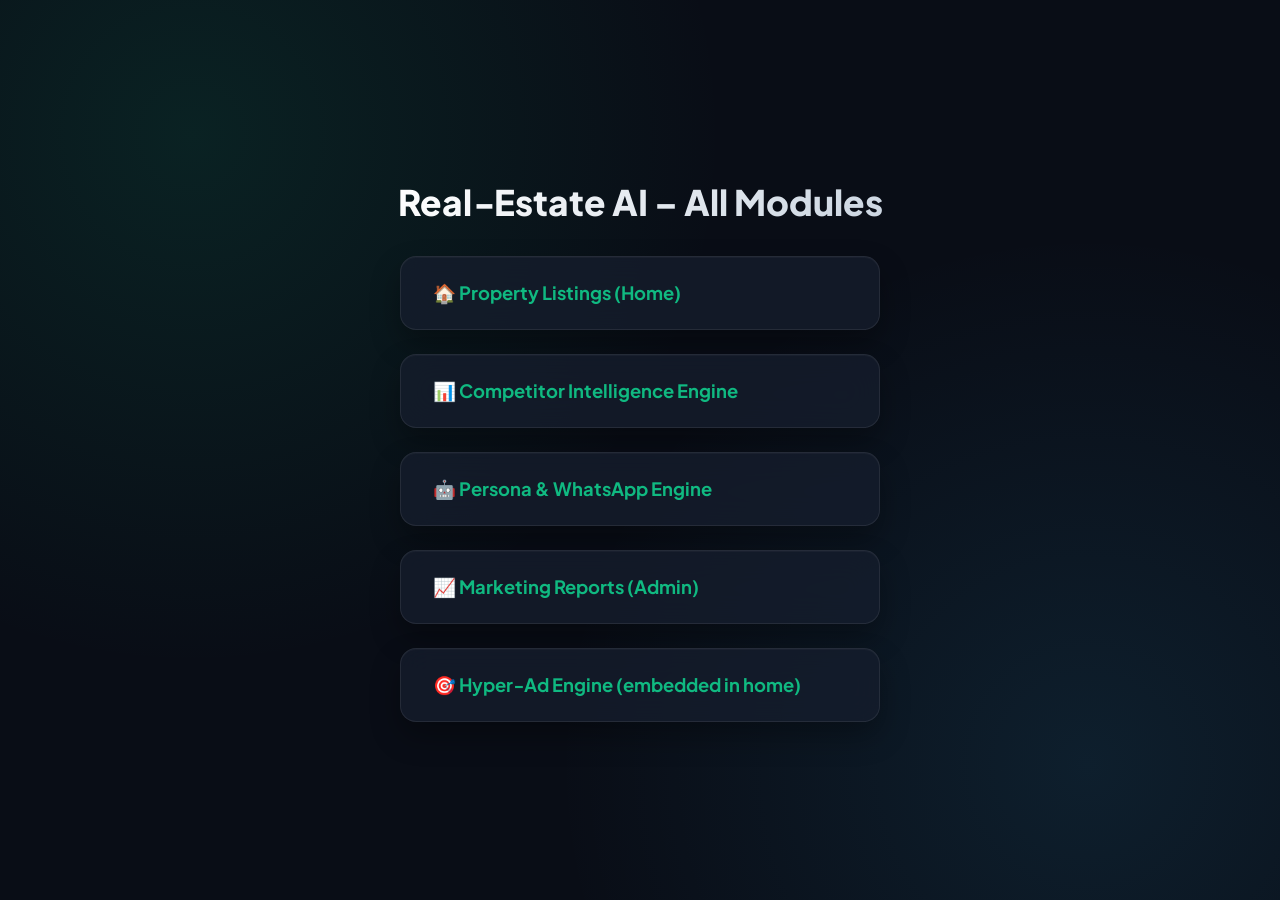
<file: dashboard.html>
<!DOCTYPE html>
<html lang="en">
<head>
  <meta charset="UTF-8" />
  <meta name="viewport" content="width=device-width, initial-scale=1.0" />
  <title>Real‑Estate AI Dashboard</title>
  <link rel="preconnect" href="https://fonts.googleapis.com">
  <link href="https://fonts.googleapis.com/css2?family=Plus+Jakarta+Sans:wght@300;400;500;600;700;800&display=swap" rel="stylesheet">
  <style>
    :root {
      --bg-dark: #090d16;
      --card-bg: rgba(22, 30, 46, 0.75);
      --card-border: rgba(255, 255, 255, 0.08);
      --primary: #10b981;
      --primary-glow: rgba(16, 185, 129, 0.3);
      --secondary: #38bdf8;
      --text-main: #f8fafc;
      --text-muted: #94a3b8;
    }
    * { box-sizing:border-box; margin:0; padding:0; font-family:'Plus Jakarta Sans',sans-serif; }
    ::selection { background:rgba(16,185,129,0.35); color:#fff; }
    ::-webkit-scrollbar       { width:10px; }
    ::-webkit-scrollbar-track  { background:var(--bg-dark); }
    ::-webkit-scrollbar-thumb  { background:#253046; border-radius:8px; border:2px solid var(--bg-dark); }

    body {
      display:flex; flex-direction:column; align-items:center; justify-content:center;
      min-height:100vh;
      background-color:var(--bg-dark);
      background-image:
        radial-gradient(circle at 15% 15%, rgba(16,185,129,0.12) 0%, transparent 40%),
        radial-gradient(circle at 85% 85%, rgba(56,189,248,0.10) 0%, transparent 40%);
      color:var(--text-main);
      padding:2rem 1rem;
      gap:1.5rem;
    }

    h1 {
      font-size:2.2rem; font-weight:800;
      background:linear-gradient(135deg,#ffffff 0%,#cbd5e1 100%);
      -webkit-background-clip:text; -webkit-text-fill-color:transparent;
      margin-bottom:0.5rem;
    }

    .nav-card {
      padding:1.5rem 2rem; width:100%; max-width:480px;
      background:var(--card-bg); backdrop-filter:blur(16px);
      border:1px solid var(--card-border); border-radius:16px;
      box-shadow:0 14px 30px rgba(0,0,0,0.3), inset 0 1px 0 rgba(255,255,255,0.03);
      transition:transform .3s cubic-bezier(0.16,1,0.3,1), border-color .3s ease, box-shadow .3s ease;
    }
    .nav-card:hover {
      transform:translateY(-4px);
      border-color:rgba(16,185,129,0.35);
      box-shadow:0 18px 36px rgba(0,0,0,0.4), 0 0 0 1px rgba(16,185,129,0.12);
    }
    a {
      color:var(--primary); text-decoration:none;
      font-size:1.15rem; font-weight:700;
      transition:color .2s ease;
    }
    a:hover { color:#34d399; }
  </style>
</head>
<body>
  <h1>Real‑Estate AI – All Modules</h1>
  <div class="nav-card"><a href="/">🏠 Property Listings (Home)</a></div>
  <div class="nav-card"><a href="/competitor">📊 Competitor Intelligence Engine</a></div>
  <div class="nav-card"><a href="/persona_app.html">🤖 Persona &amp; WhatsApp Engine</a></div>
  <div class="nav-card"><a href="/competitor">📈 Marketing Reports (Admin)</a></div>
  <div class="nav-card"><a href="/">🎯 Hyper‑Ad Engine (embedded in home)</a></div>
</body>
</html>
</file>
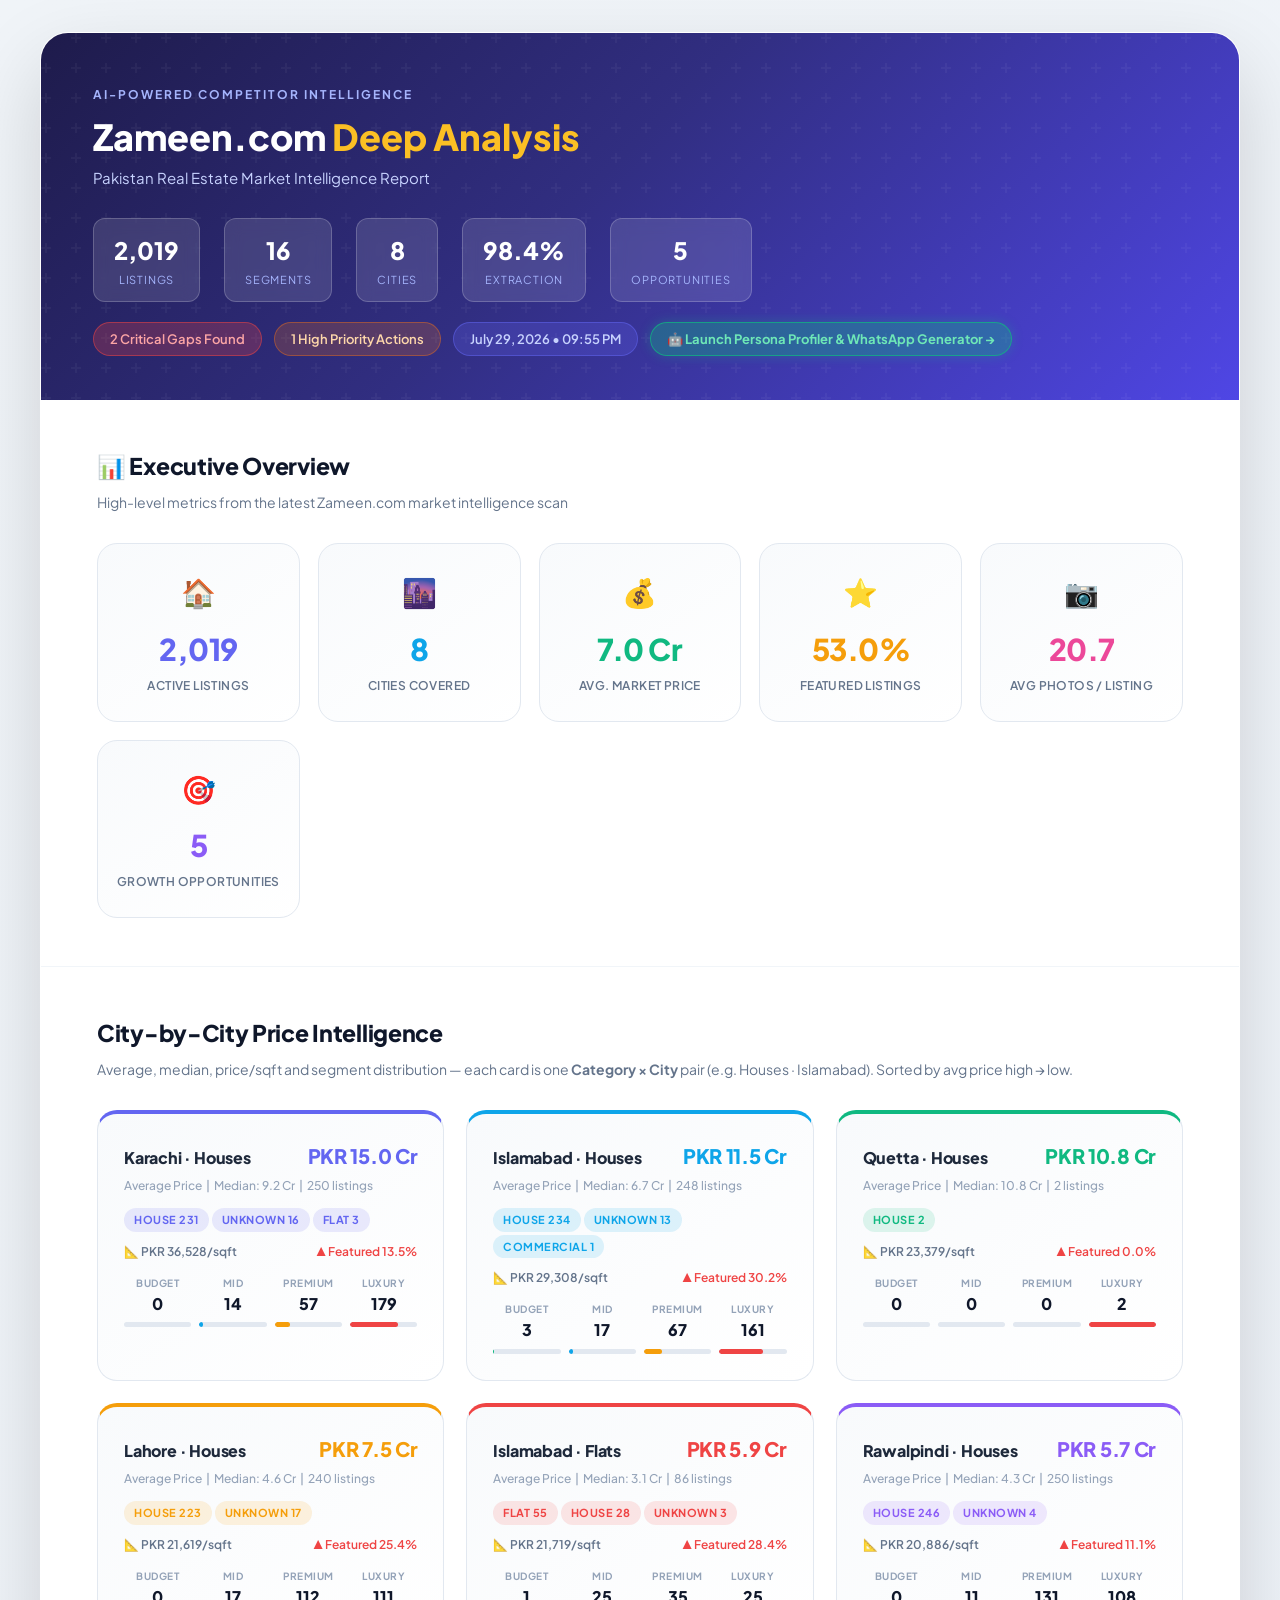
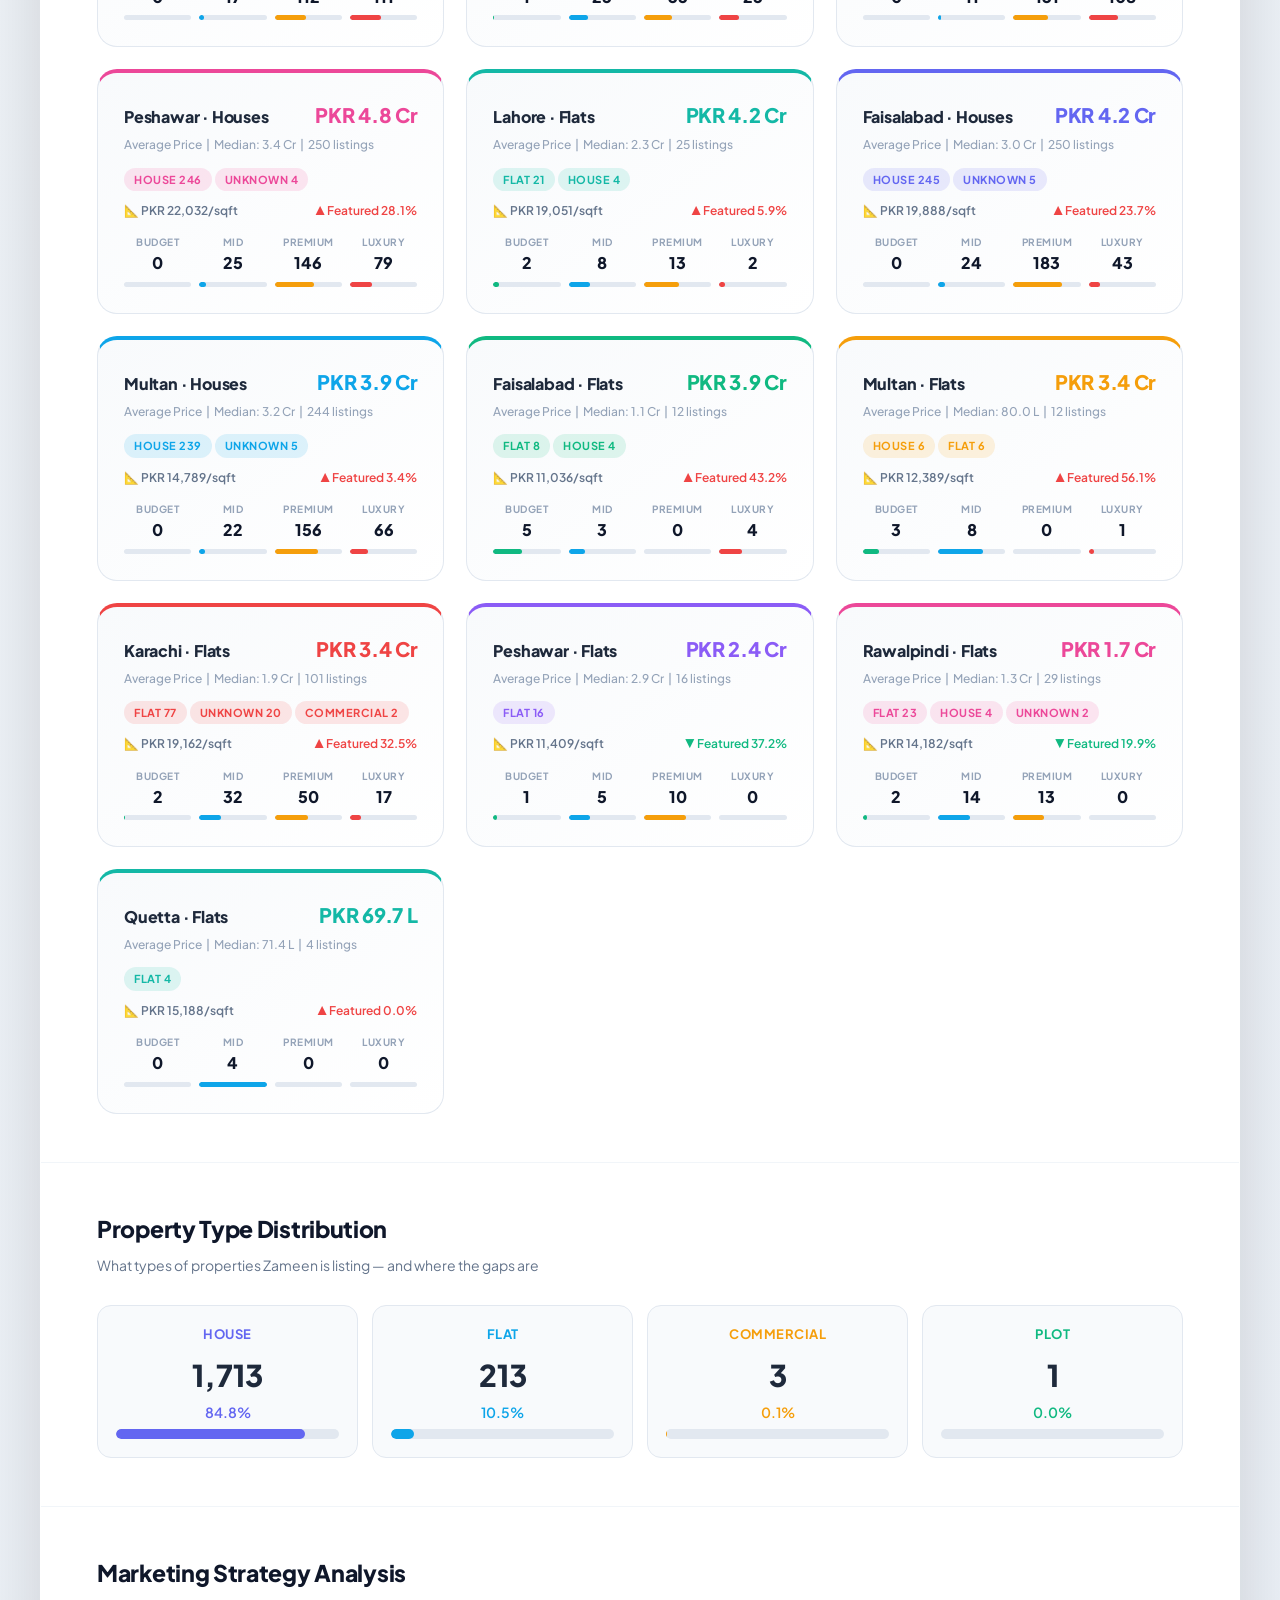
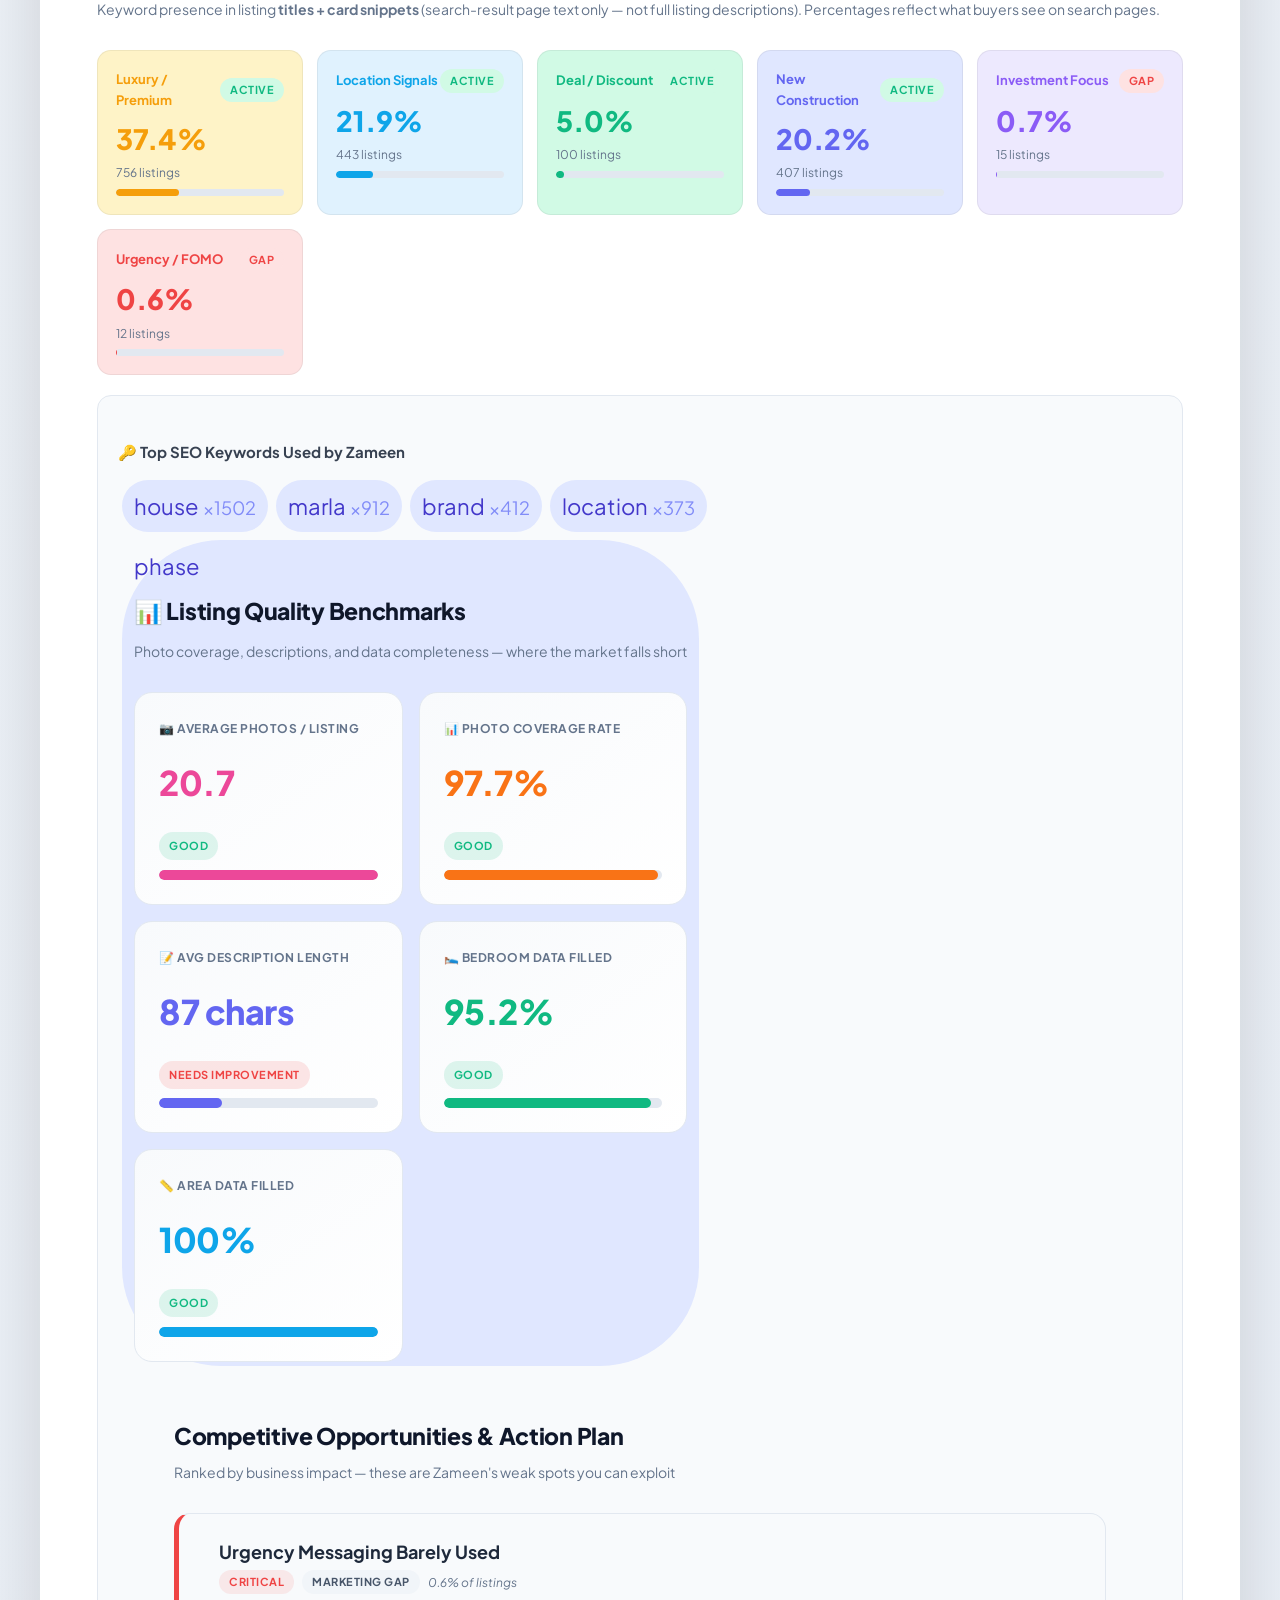
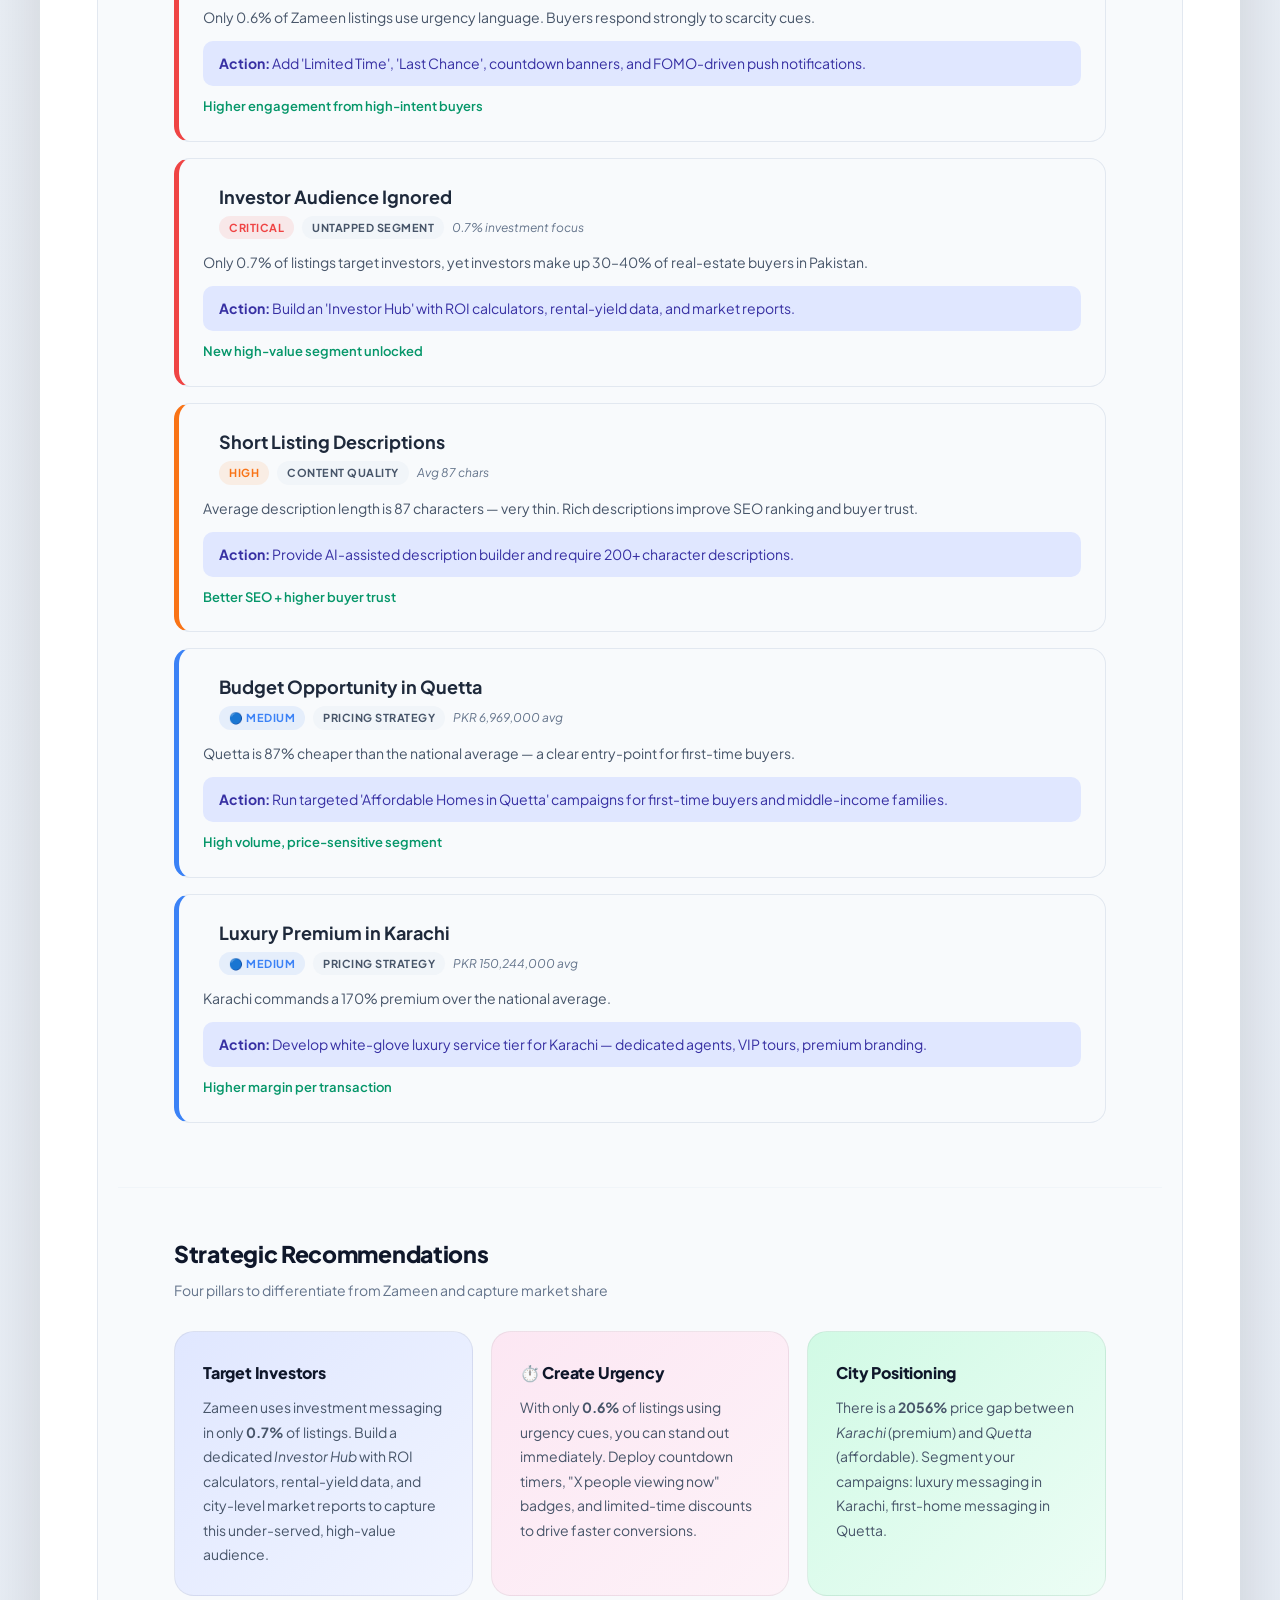
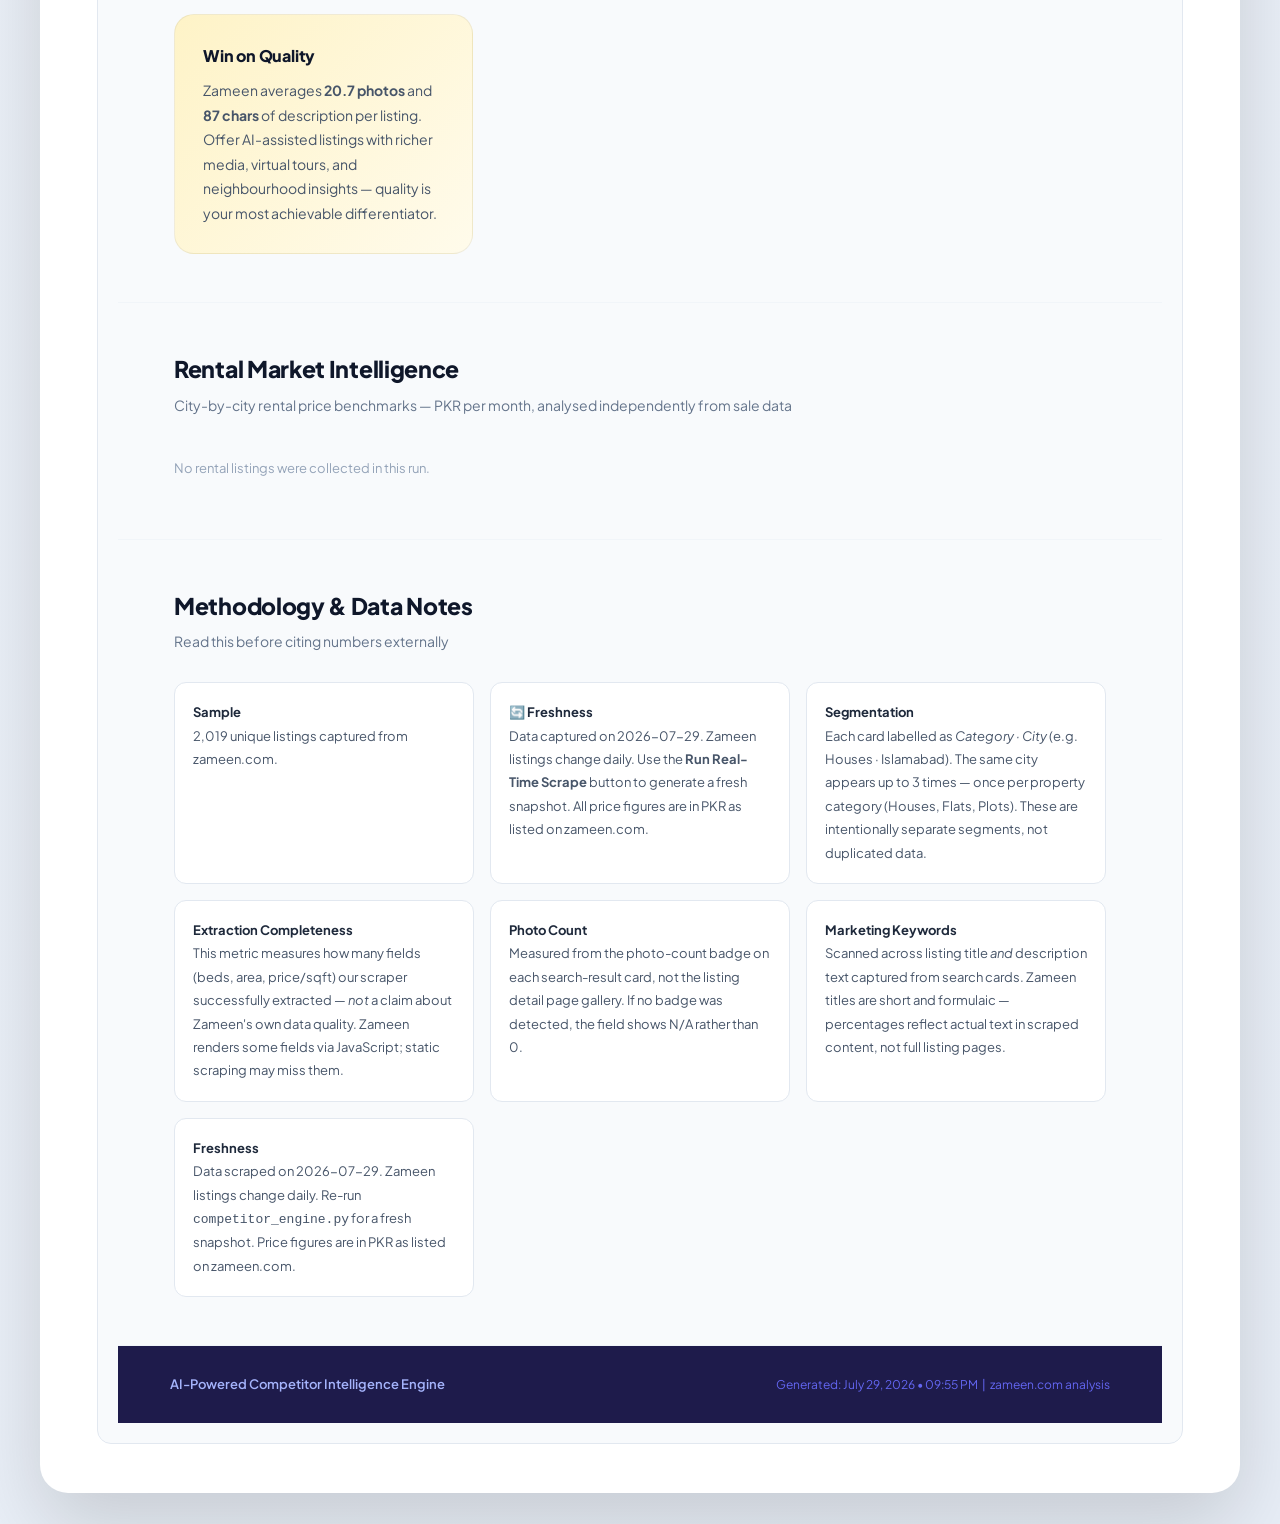
<file: data/competitor_report.html>
<!DOCTYPE html>
<html lang="en">
<head>
<meta charset="UTF-8">
<meta name="viewport" content="width=device-width, initial-scale=1.0">
<title>Zameen Competitor Intelligence Report</title>
<link rel="preconnect" href="https://fonts.googleapis.com">
<link href="https://fonts.googleapis.com/css2?family=Plus+Jakarta+Sans:wght@300;400;500;600;700;800&display=swap" rel="stylesheet">
<style>
/* ── Reset & base ───────────────────────────────── */
*,*::before,*::after{box-sizing:border-box;margin:0;padding:0}
body{font-family:'Plus Jakarta Sans','Segoe UI',system-ui,-apple-system,sans-serif;
   background:linear-gradient(135deg,#f0f4f8 0%,#e8eef7 100%);
   color:#1e293b;line-height:1.6;padding:32px 20px;min-height:100vh}
a{color:inherit;text-decoration:none}

/* ── Page wrapper ───────────────────────────────── */
.page{max-width:1200px;margin:0 auto;background:#fff;
    border-radius:28px;box-shadow:0 32px 80px rgba(0,0,0,.15);overflow:hidden;border:1px solid rgba(255,255,255,.8)}

/* ── Hero header ────────────────────────────────── */
.hero{background:linear-gradient(135deg,#1e1b4b 0%,#312e81 45%,#4f46e5 100%);
    padding:52px 52px 44px;color:#fff;position:relative;overflow:hidden}
.hero::before{content:'';position:absolute;inset:0;
        background:url("data:image/svg+xml,%3Csvg width='60' height='60' viewBox='0 0 60 60' xmlns='http://www.w3.org/2000/svg'%3E%3Cg fill='none' fill-rule='evenodd'%3E%3Cg fill='%23ffffff' fill-opacity='0.04'%3E%3Cpath d='M36 34v-4h-2v4h-4v2h4v4h2v-4h4v-2h-4zm0-30V0h-2v4h-4v2h4v4h2V6h4V4h-4zM6 34v-4H4v4H0v2h4v4h2v-4h4v-2H6zM6 4V0H4v4H0v2h4v4h2V6h4V4H6z'/%3E%3C/g%3E%3C/g%3E%3C/svg%3E")}
.hero-inner{position:relative;z-index:1}
.hero-eyebrow{font-size:12px;font-weight:700;letter-spacing:2px;text-transform:uppercase;
        color:#a5b4fc;margin-bottom:12px}
.hero h1{font-size:36px;font-weight:800;line-height:1.15;margin-bottom:8px}
.hero h1 span{color:#fbbf24}
.hero-sub{font-size:15px;color:#c7d2fe;margin-top:4px}
.hero-meta{display:flex;gap:24px;margin-top:28px;flex-wrap:wrap}
.hero-badge{background:rgba(255,255,255,.12);border:1px solid rgba(255,255,255,.2);
       backdrop-filter:blur(8px);border-radius:12px;padding:12px 20px;text-align:center}
.hero-badge .hb-val{font-size:24px;font-weight:800;color:#fff}
.hero-badge .hb-lbl{font-size:11px;color:#a5b4fc;text-transform:uppercase;letter-spacing:.8px;margin-top:2px}
.alert-strip{display:flex;gap:12px;margin-top:20px;flex-wrap:wrap}
.alert-pill{background:rgba(239,68,68,.25);border:1px solid rgba(239,68,68,.5);
       border-radius:99px;padding:6px 16px;font-size:13px;color:#fca5a5;font-weight:600}
.alert-pill.warn{background:rgba(249,115,22,.2);border-color:rgba(249,115,22,.4);color:#fed7aa}

/* ── Section wrapper ────────────────────────────── */
.section{padding:48px 56px;border-bottom:1px solid #f1f5f9}
.section:last-child{border-bottom:none}
.section-title{font-size:23px;font-weight:800;color:#0f172a;margin-bottom:6px;
        display:flex;align-items:center;gap:10px;letter-spacing:-.3px}
.section-desc{font-size:14px;color:#64748b;margin-bottom:28px;line-height:1.7}
.section-sub-title{font-size:15px;font-weight:700;color:#374151;margin-top:24px;margin-bottom:10px}

/* ── KPI grid ───────────────────────────────────── */
.kpi-grid{display:grid;grid-template-columns:repeat(auto-fit,minmax(170px,1fr));gap:18px}
.kpi-card{background:linear-gradient(145deg,#f8fafc,#fff);border-radius:20px;padding:26px 18px;text-align:center;
      border:1px solid #e2e8f0;transition:transform .25s,box-shadow .25s}
.kpi-card:hover{transform:translateY(-5px);box-shadow:0 16px 40px rgba(0,0,0,.1)}
.kpi-icon{font-size:28px;margin-bottom:10px}
.kpi-value{font-size:30px;font-weight:800;letter-spacing:-.5px}
.kpi-label{font-size:12px;color:#64748b;margin-top:5px;line-height:1.4;font-weight:600;text-transform:uppercase;letter-spacing:.4px}

/* ── City grid ──────────────────────────────────── */
.city-grid{display:grid;grid-template-columns:repeat(auto-fit,minmax(280px,1fr));gap:22px}
.city-card{background:linear-gradient(145deg,#f8fafc,#fff);border-radius:20px;padding:26px;border:1px solid #e2e8f0;
      transition:transform .25s,box-shadow .25s}
.city-card:hover{transform:translateY(-5px);box-shadow:0 16px 40px rgba(0,0,0,.1)}
.city-header{display:flex;justify-content:space-between;align-items:baseline;margin-bottom:4px}
.city-name{font-size:16px;font-weight:800;letter-spacing:-.2px}
.city-price{font-size:20px;font-weight:800;letter-spacing:-.3px}
.city-sub{font-size:12px;color:#94a3b8;margin-bottom:10px;font-weight:500}
.city-meta{font-size:12px;color:#64748b;display:flex;justify-content:space-between;
      margin-bottom:12px;font-weight:600}
.dist-row{display:grid;grid-template-columns:repeat(4,1fr);gap:8px;margin-top:14px}
.dist-item{text-align:center}
.dist-label{font-size:10px;color:#94a3b8;text-transform:uppercase;letter-spacing:.5px;font-weight:700}
.dist-val{font-size:16px;font-weight:800;color:#0f172a}

/* ── Marketing grid ─────────────────────────────── */
.mkt-grid{display:grid;grid-template-columns:repeat(auto-fit,minmax(200px,1fr));gap:14px}
.mkt-card{border-radius:14px;padding:18px;border:1px solid rgba(0,0,0,.06)}
.mkt-row{display:flex;justify-content:space-between;align-items:center;margin-bottom:6px}
.mkt-label{font-size:13px;font-weight:700}
.mkt-stat{font-size:28px;font-weight:800;margin:4px 0 2px}
.mkt-count{font-size:12px;color:#64748b}
.keyword-cloud{background:#f8fafc;border-radius:14px;padding:20px;margin-top:20px;
        border:1px solid #e2e8f0}

/* ── Property distribution ──────────────────────── */
.prop-grid{display:grid;grid-template-columns:repeat(auto-fit,minmax(160px,1fr));gap:14px}
.prop-card{background:#f8fafc;border-radius:14px;padding:18px;text-align:center;
      border:1px solid #e2e8f0}
.prop-type{font-size:13px;font-weight:700;text-transform:uppercase;letter-spacing:.5px}
.prop-count{font-size:30px;font-weight:800;color:#1e293b;margin:6px 0 2px}
.prop-pct{font-size:14px;font-weight:600;margin-bottom:6px}

/* ── Quality cards ──────────────────────────────── */
.quality-grid{display:grid;grid-template-columns:repeat(auto-fit,minmax(210px,1fr));gap:16px}
.quality-card{background:linear-gradient(145deg,#f8fafc,#fff);border-radius:18px;padding:24px;border:1px solid #e2e8f0;transition:transform .25s,box-shadow .25s}
.quality-card:hover{transform:translateY(-4px);box-shadow:0 12px 30px rgba(0,0,0,.08)}
.quality-label{font-size:12px;color:#64748b;margin-bottom:8px;font-weight:700;text-transform:uppercase;letter-spacing:.5px}
.quality-val{font-size:34px;font-weight:800;color:#0f172a;margin-bottom:8px;letter-spacing:-.5px}

/* ── Suggestions ────────────────────────────────── */
.suggestion{background:#f8fafc;border-radius:16px;padding:24px;margin-bottom:16px;
       border:1px solid #e2e8f0}
.sug-header{display:flex;gap:16px;align-items:flex-start;margin-bottom:12px}
.sug-icon{font-size:32px;flex-shrink:0}
.sug-title{font-size:18px;font-weight:700;color:#1e293b}
.sug-stat{font-size:12px;color:#64748b;font-style:italic}
.sug-desc{font-size:14px;color:#475569;margin-bottom:12px;line-height:1.65}
.sug-action{background:#e0e7ff;border-radius:10px;padding:12px 16px;
       font-size:14px;color:#3730a3;margin-bottom:10px;line-height:1.5}
.sug-impact{font-size:13px;color:#059669;font-weight:600}

/* ── Strategy grid ──────────────────────────────── */
.strategy-grid{display:grid;grid-template-columns:repeat(auto-fit,minmax(250px,1fr));gap:18px}
.strat-card{border-radius:20px;padding:28px;border:1px solid rgba(0,0,0,.06);transition:transform .25s,box-shadow .25s}
.strat-card:hover{transform:translateY(-4px);box-shadow:0 12px 30px rgba(0,0,0,.08)}
.strat-title{font-size:16px;font-weight:800;color:#0f172a;margin-bottom:10px;letter-spacing:-.2px}
.strat-body{font-size:14px;color:#475569;line-height:1.75}

/* ── Footer ─────────────────────────────────────── */
.footer{background:#1e1b4b;padding:28px 52px;display:flex;
     justify-content:space-between;align-items:center;flex-wrap:wrap;gap:12px}
.footer-brand{color:#a5b4fc;font-size:13px;font-weight:600}
.footer-ts{color:#6366f1;font-size:12px}

/* ── Responsive ─────────────────────────────────── */
@media(max-width:640px){
 .hero,.section{padding:28px 24px}
 .hero h1{font-size:24px}
 .footer{padding:20px 24px}
}
</style>
</head>
<body>
<div class="page">

<!-- ═══════════════════ HERO ═══════════════════ -->
<div class="hero">
 <div class="hero-inner">
  <div class="hero-eyebrow">AI-Powered Competitor Intelligence</div>
  <h1> Zameen.com <span>Deep Analysis</span></h1>
  <div class="hero-sub">Pakistan Real Estate Market Intelligence Report</div>

  <div class="hero-meta">
   <div class="hero-badge">
    <div class="hb-val">2,019</div>
    <div class="hb-lbl">Listings</div>
   </div>
   <div class="hero-badge">
    <div class="hb-val">16</div>
    <div class="hb-lbl">Segments</div>
   </div>
   <div class="hero-badge">
    <div class="hb-val">8</div>
    <div class="hb-lbl">Cities</div>
   </div>
   <div class="hero-badge">
    <div class="hb-val">98.4%</div>
    <div class="hb-lbl">Extraction</div>
   </div>
   <div class="hero-badge">
    <div class="hb-val">5</div>
    <div class="hb-lbl">Opportunities</div>
   </div>
  </div>

  <div class="alert-strip">
   <div class="alert-pill"> 2 Critical Gaps Found</div>
   <div class="alert-pill warn"> 1 High Priority Actions</div>
    <div class="alert-pill" style="background:rgba(99,102,241,.25);border-color:rgba(99,102,241,.5);color:#c7d2fe">
     July 29, 2026 • 09:55 PM
    </div>
    <a href="../persona_app.html" target="_blank" class="alert-pill" style="background:rgba(16,185,129,.35);border-color:rgba(16,185,129,.7);color:#6ee7b7;text-decoration:none;font-weight:700;box-shadow:0 0 12px rgba(16,185,129,.3)">
     🤖 Launch Persona Profiler & WhatsApp Generator →
    </a>
   </div>
 </div>
</div>

<!-- ═══════════════════ KPIs ═══════════════════ -->
<div class="section">
 <div class="section-title">📊 Executive Overview</div>
 <div class="section-desc">High-level metrics from the latest Zameen.com market intelligence scan</div>
 <div class="kpi-grid">
      <div class="kpi-card">
        <div class="kpi-icon" style="color:#6366f1">🏠</div>
        <div class="kpi-value" style="color:#6366f1">2,019</div>
        <div class="kpi-label">Active Listings</div>
      </div>
      <div class="kpi-card">
        <div class="kpi-icon" style="color:#0ea5e9">🌆</div>
        <div class="kpi-value" style="color:#0ea5e9">8</div>
        <div class="kpi-label">Cities Covered</div>
      </div>
      <div class="kpi-card">
        <div class="kpi-icon" style="color:#10b981">💰</div>
        <div class="kpi-value" style="color:#10b981">7.0 Cr</div>
        <div class="kpi-label">Avg. Market Price</div>
      </div>
      <div class="kpi-card">
        <div class="kpi-icon" style="color:#f59e0b">⭐</div>
        <div class="kpi-value" style="color:#f59e0b">53.0%</div>
        <div class="kpi-label">Featured Listings</div>
      </div>
      <div class="kpi-card">
        <div class="kpi-icon" style="color:#ec4899">📷</div>
        <div class="kpi-value" style="color:#ec4899">20.7</div>
        <div class="kpi-label">Avg Photos / Listing</div>
      </div>
      <div class="kpi-card">
        <div class="kpi-icon" style="color:#8b5cf6">🎯</div>
        <div class="kpi-value" style="color:#8b5cf6">5</div>
        <div class="kpi-label">Growth Opportunities</div>
      </div></div>
</div>

<!-- ═══════════════════ CITIES ═══════════════════ -->
<div class="section">
 <div class="section-title"> City-by-City Price Intelligence</div>
 <div class="section-desc">Average, median, price/sqft and segment distribution — each card is one <strong>Category × City</strong> pair (e.g. Houses · Islamabad). Sorted by avg price high → low.</div>
 <div class="city-grid">
      <div class="city-card" style="border-top:4px solid #6366f1">
        <div class="city-header">
          <span class="city-name"> Karachi · Houses</span>
          <span class="city-price" style="color:#6366f1">PKR 15.0 Cr</span>
        </div>
        <div class="city-sub">Average Price &nbsp;|&nbsp; Median: 9.2 Cr &nbsp;|&nbsp; 250 listings</div>
        
        <div style="margin:10px 0"><span style="display:inline-block;background:#6366f122;color:#6366f1;padding:3px 10px;border-radius:99px;font-size:11px;font-weight:700;letter-spacing:.5px;text-transform:uppercase">House 231</span> <span style="display:inline-block;background:#6366f122;color:#6366f1;padding:3px 10px;border-radius:99px;font-size:11px;font-weight:700;letter-spacing:.5px;text-transform:uppercase">Unknown 16</span> <span style="display:inline-block;background:#6366f122;color:#6366f1;padding:3px 10px;border-radius:99px;font-size:11px;font-weight:700;letter-spacing:.5px;text-transform:uppercase">Flat 3</span></div>
        <div class="city-meta">
          <span>📐 PKR 36,528/sqft</span>
          <span style="color:#ef4444">▲ Featured 13.5%</span>
        </div>
        <div class="dist-row">
          <div class="dist-item">
            <div class="dist-label">Budget</div>
            <div class="dist-val">0</div>
            <div style="background:#e2e8f0;border-radius:99px;height:5px;overflow:hidden;margin-top:6px"><div style="width:0%;background:#10b981;height:100%;border-radius:99px;transition:width .6s ease"></div></div>
          </div>
          <div class="dist-item">
            <div class="dist-label">Mid</div>
            <div class="dist-val">14</div>
            <div style="background:#e2e8f0;border-radius:99px;height:5px;overflow:hidden;margin-top:6px"><div style="width:6%;background:#0ea5e9;height:100%;border-radius:99px;transition:width .6s ease"></div></div>
          </div>
          <div class="dist-item">
            <div class="dist-label">Premium</div>
            <div class="dist-val">57</div>
            <div style="background:#e2e8f0;border-radius:99px;height:5px;overflow:hidden;margin-top:6px"><div style="width:23%;background:#f59e0b;height:100%;border-radius:99px;transition:width .6s ease"></div></div>
          </div>
          <div class="dist-item">
            <div class="dist-label">Luxury</div>
            <div class="dist-val">179</div>
            <div style="background:#e2e8f0;border-radius:99px;height:5px;overflow:hidden;margin-top:6px"><div style="width:72%;background:#ef4444;height:100%;border-radius:99px;transition:width .6s ease"></div></div>
          </div>
        </div>
      </div>
      <div class="city-card" style="border-top:4px solid #0ea5e9">
        <div class="city-header">
          <span class="city-name"> Islamabad · Houses</span>
          <span class="city-price" style="color:#0ea5e9">PKR 11.5 Cr</span>
        </div>
        <div class="city-sub">Average Price &nbsp;|&nbsp; Median: 6.7 Cr &nbsp;|&nbsp; 248 listings</div>
        
        <div style="margin:10px 0"><span style="display:inline-block;background:#0ea5e922;color:#0ea5e9;padding:3px 10px;border-radius:99px;font-size:11px;font-weight:700;letter-spacing:.5px;text-transform:uppercase">House 234</span> <span style="display:inline-block;background:#0ea5e922;color:#0ea5e9;padding:3px 10px;border-radius:99px;font-size:11px;font-weight:700;letter-spacing:.5px;text-transform:uppercase">Unknown 13</span> <span style="display:inline-block;background:#0ea5e922;color:#0ea5e9;padding:3px 10px;border-radius:99px;font-size:11px;font-weight:700;letter-spacing:.5px;text-transform:uppercase">Commercial 1</span></div>
        <div class="city-meta">
          <span>📐 PKR 29,308/sqft</span>
          <span style="color:#ef4444">▲ Featured 30.2%</span>
        </div>
        <div class="dist-row">
          <div class="dist-item">
            <div class="dist-label">Budget</div>
            <div class="dist-val">3</div>
            <div style="background:#e2e8f0;border-radius:99px;height:5px;overflow:hidden;margin-top:6px"><div style="width:1%;background:#10b981;height:100%;border-radius:99px;transition:width .6s ease"></div></div>
          </div>
          <div class="dist-item">
            <div class="dist-label">Mid</div>
            <div class="dist-val">17</div>
            <div style="background:#e2e8f0;border-radius:99px;height:5px;overflow:hidden;margin-top:6px"><div style="width:7%;background:#0ea5e9;height:100%;border-radius:99px;transition:width .6s ease"></div></div>
          </div>
          <div class="dist-item">
            <div class="dist-label">Premium</div>
            <div class="dist-val">67</div>
            <div style="background:#e2e8f0;border-radius:99px;height:5px;overflow:hidden;margin-top:6px"><div style="width:27%;background:#f59e0b;height:100%;border-radius:99px;transition:width .6s ease"></div></div>
          </div>
          <div class="dist-item">
            <div class="dist-label">Luxury</div>
            <div class="dist-val">161</div>
            <div style="background:#e2e8f0;border-radius:99px;height:5px;overflow:hidden;margin-top:6px"><div style="width:65%;background:#ef4444;height:100%;border-radius:99px;transition:width .6s ease"></div></div>
          </div>
        </div>
      </div>
      <div class="city-card" style="border-top:4px solid #10b981">
        <div class="city-header">
          <span class="city-name"> Quetta · Houses</span>
          <span class="city-price" style="color:#10b981">PKR 10.8 Cr</span>
        </div>
        <div class="city-sub">Average Price &nbsp;|&nbsp; Median: 10.8 Cr &nbsp;|&nbsp; 2 listings</div>
        
        <div style="margin:10px 0"><span style="display:inline-block;background:#10b98122;color:#10b981;padding:3px 10px;border-radius:99px;font-size:11px;font-weight:700;letter-spacing:.5px;text-transform:uppercase">House 2</span></div>
        <div class="city-meta">
          <span>📐 PKR 23,379/sqft</span>
          <span style="color:#ef4444">▲ Featured 0.0%</span>
        </div>
        <div class="dist-row">
          <div class="dist-item">
            <div class="dist-label">Budget</div>
            <div class="dist-val">0</div>
            <div style="background:#e2e8f0;border-radius:99px;height:5px;overflow:hidden;margin-top:6px"><div style="width:0%;background:#10b981;height:100%;border-radius:99px;transition:width .6s ease"></div></div>
          </div>
          <div class="dist-item">
            <div class="dist-label">Mid</div>
            <div class="dist-val">0</div>
            <div style="background:#e2e8f0;border-radius:99px;height:5px;overflow:hidden;margin-top:6px"><div style="width:0%;background:#0ea5e9;height:100%;border-radius:99px;transition:width .6s ease"></div></div>
          </div>
          <div class="dist-item">
            <div class="dist-label">Premium</div>
            <div class="dist-val">0</div>
            <div style="background:#e2e8f0;border-radius:99px;height:5px;overflow:hidden;margin-top:6px"><div style="width:0%;background:#f59e0b;height:100%;border-radius:99px;transition:width .6s ease"></div></div>
          </div>
          <div class="dist-item">
            <div class="dist-label">Luxury</div>
            <div class="dist-val">2</div>
            <div style="background:#e2e8f0;border-radius:99px;height:5px;overflow:hidden;margin-top:6px"><div style="width:100%;background:#ef4444;height:100%;border-radius:99px;transition:width .6s ease"></div></div>
          </div>
        </div>
      </div>
      <div class="city-card" style="border-top:4px solid #f59e0b">
        <div class="city-header">
          <span class="city-name"> Lahore · Houses</span>
          <span class="city-price" style="color:#f59e0b">PKR 7.5 Cr</span>
        </div>
        <div class="city-sub">Average Price &nbsp;|&nbsp; Median: 4.6 Cr &nbsp;|&nbsp; 240 listings</div>
        
        <div style="margin:10px 0"><span style="display:inline-block;background:#f59e0b22;color:#f59e0b;padding:3px 10px;border-radius:99px;font-size:11px;font-weight:700;letter-spacing:.5px;text-transform:uppercase">House 223</span> <span style="display:inline-block;background:#f59e0b22;color:#f59e0b;padding:3px 10px;border-radius:99px;font-size:11px;font-weight:700;letter-spacing:.5px;text-transform:uppercase">Unknown 17</span></div>
        <div class="city-meta">
          <span>📐 PKR 21,619/sqft</span>
          <span style="color:#ef4444">▲ Featured 25.4%</span>
        </div>
        <div class="dist-row">
          <div class="dist-item">
            <div class="dist-label">Budget</div>
            <div class="dist-val">0</div>
            <div style="background:#e2e8f0;border-radius:99px;height:5px;overflow:hidden;margin-top:6px"><div style="width:0%;background:#10b981;height:100%;border-radius:99px;transition:width .6s ease"></div></div>
          </div>
          <div class="dist-item">
            <div class="dist-label">Mid</div>
            <div class="dist-val">17</div>
            <div style="background:#e2e8f0;border-radius:99px;height:5px;overflow:hidden;margin-top:6px"><div style="width:7%;background:#0ea5e9;height:100%;border-radius:99px;transition:width .6s ease"></div></div>
          </div>
          <div class="dist-item">
            <div class="dist-label">Premium</div>
            <div class="dist-val">112</div>
            <div style="background:#e2e8f0;border-radius:99px;height:5px;overflow:hidden;margin-top:6px"><div style="width:47%;background:#f59e0b;height:100%;border-radius:99px;transition:width .6s ease"></div></div>
          </div>
          <div class="dist-item">
            <div class="dist-label">Luxury</div>
            <div class="dist-val">111</div>
            <div style="background:#e2e8f0;border-radius:99px;height:5px;overflow:hidden;margin-top:6px"><div style="width:46%;background:#ef4444;height:100%;border-radius:99px;transition:width .6s ease"></div></div>
          </div>
        </div>
      </div>
      <div class="city-card" style="border-top:4px solid #ef4444">
        <div class="city-header">
          <span class="city-name"> Islamabad · Flats</span>
          <span class="city-price" style="color:#ef4444">PKR 5.9 Cr</span>
        </div>
        <div class="city-sub">Average Price &nbsp;|&nbsp; Median: 3.1 Cr &nbsp;|&nbsp; 86 listings</div>
        
        <div style="margin:10px 0"><span style="display:inline-block;background:#ef444422;color:#ef4444;padding:3px 10px;border-radius:99px;font-size:11px;font-weight:700;letter-spacing:.5px;text-transform:uppercase">Flat 55</span> <span style="display:inline-block;background:#ef444422;color:#ef4444;padding:3px 10px;border-radius:99px;font-size:11px;font-weight:700;letter-spacing:.5px;text-transform:uppercase">House 28</span> <span style="display:inline-block;background:#ef444422;color:#ef4444;padding:3px 10px;border-radius:99px;font-size:11px;font-weight:700;letter-spacing:.5px;text-transform:uppercase">Unknown 3</span></div>
        <div class="city-meta">
          <span>📐 PKR 21,719/sqft</span>
          <span style="color:#ef4444">▲ Featured 28.4%</span>
        </div>
        <div class="dist-row">
          <div class="dist-item">
            <div class="dist-label">Budget</div>
            <div class="dist-val">1</div>
            <div style="background:#e2e8f0;border-radius:99px;height:5px;overflow:hidden;margin-top:6px"><div style="width:1%;background:#10b981;height:100%;border-radius:99px;transition:width .6s ease"></div></div>
          </div>
          <div class="dist-item">
            <div class="dist-label">Mid</div>
            <div class="dist-val">25</div>
            <div style="background:#e2e8f0;border-radius:99px;height:5px;overflow:hidden;margin-top:6px"><div style="width:29%;background:#0ea5e9;height:100%;border-radius:99px;transition:width .6s ease"></div></div>
          </div>
          <div class="dist-item">
            <div class="dist-label">Premium</div>
            <div class="dist-val">35</div>
            <div style="background:#e2e8f0;border-radius:99px;height:5px;overflow:hidden;margin-top:6px"><div style="width:41%;background:#f59e0b;height:100%;border-radius:99px;transition:width .6s ease"></div></div>
          </div>
          <div class="dist-item">
            <div class="dist-label">Luxury</div>
            <div class="dist-val">25</div>
            <div style="background:#e2e8f0;border-radius:99px;height:5px;overflow:hidden;margin-top:6px"><div style="width:29%;background:#ef4444;height:100%;border-radius:99px;transition:width .6s ease"></div></div>
          </div>
        </div>
      </div>
      <div class="city-card" style="border-top:4px solid #8b5cf6">
        <div class="city-header">
          <span class="city-name"> Rawalpindi · Houses</span>
          <span class="city-price" style="color:#8b5cf6">PKR 5.7 Cr</span>
        </div>
        <div class="city-sub">Average Price &nbsp;|&nbsp; Median: 4.3 Cr &nbsp;|&nbsp; 250 listings</div>
        
        <div style="margin:10px 0"><span style="display:inline-block;background:#8b5cf622;color:#8b5cf6;padding:3px 10px;border-radius:99px;font-size:11px;font-weight:700;letter-spacing:.5px;text-transform:uppercase">House 246</span> <span style="display:inline-block;background:#8b5cf622;color:#8b5cf6;padding:3px 10px;border-radius:99px;font-size:11px;font-weight:700;letter-spacing:.5px;text-transform:uppercase">Unknown 4</span></div>
        <div class="city-meta">
          <span>📐 PKR 20,886/sqft</span>
          <span style="color:#ef4444">▲ Featured 11.1%</span>
        </div>
        <div class="dist-row">
          <div class="dist-item">
            <div class="dist-label">Budget</div>
            <div class="dist-val">0</div>
            <div style="background:#e2e8f0;border-radius:99px;height:5px;overflow:hidden;margin-top:6px"><div style="width:0%;background:#10b981;height:100%;border-radius:99px;transition:width .6s ease"></div></div>
          </div>
          <div class="dist-item">
            <div class="dist-label">Mid</div>
            <div class="dist-val">11</div>
            <div style="background:#e2e8f0;border-radius:99px;height:5px;overflow:hidden;margin-top:6px"><div style="width:4%;background:#0ea5e9;height:100%;border-radius:99px;transition:width .6s ease"></div></div>
          </div>
          <div class="dist-item">
            <div class="dist-label">Premium</div>
            <div class="dist-val">131</div>
            <div style="background:#e2e8f0;border-radius:99px;height:5px;overflow:hidden;margin-top:6px"><div style="width:52%;background:#f59e0b;height:100%;border-radius:99px;transition:width .6s ease"></div></div>
          </div>
          <div class="dist-item">
            <div class="dist-label">Luxury</div>
            <div class="dist-val">108</div>
            <div style="background:#e2e8f0;border-radius:99px;height:5px;overflow:hidden;margin-top:6px"><div style="width:43%;background:#ef4444;height:100%;border-radius:99px;transition:width .6s ease"></div></div>
          </div>
        </div>
      </div>
      <div class="city-card" style="border-top:4px solid #ec4899">
        <div class="city-header">
          <span class="city-name"> Peshawar · Houses</span>
          <span class="city-price" style="color:#ec4899">PKR 4.8 Cr</span>
        </div>
        <div class="city-sub">Average Price &nbsp;|&nbsp; Median: 3.4 Cr &nbsp;|&nbsp; 250 listings</div>
        
        <div style="margin:10px 0"><span style="display:inline-block;background:#ec489922;color:#ec4899;padding:3px 10px;border-radius:99px;font-size:11px;font-weight:700;letter-spacing:.5px;text-transform:uppercase">House 246</span> <span style="display:inline-block;background:#ec489922;color:#ec4899;padding:3px 10px;border-radius:99px;font-size:11px;font-weight:700;letter-spacing:.5px;text-transform:uppercase">Unknown 4</span></div>
        <div class="city-meta">
          <span>📐 PKR 22,032/sqft</span>
          <span style="color:#ef4444">▲ Featured 28.1%</span>
        </div>
        <div class="dist-row">
          <div class="dist-item">
            <div class="dist-label">Budget</div>
            <div class="dist-val">0</div>
            <div style="background:#e2e8f0;border-radius:99px;height:5px;overflow:hidden;margin-top:6px"><div style="width:0%;background:#10b981;height:100%;border-radius:99px;transition:width .6s ease"></div></div>
          </div>
          <div class="dist-item">
            <div class="dist-label">Mid</div>
            <div class="dist-val">25</div>
            <div style="background:#e2e8f0;border-radius:99px;height:5px;overflow:hidden;margin-top:6px"><div style="width:10%;background:#0ea5e9;height:100%;border-radius:99px;transition:width .6s ease"></div></div>
          </div>
          <div class="dist-item">
            <div class="dist-label">Premium</div>
            <div class="dist-val">146</div>
            <div style="background:#e2e8f0;border-radius:99px;height:5px;overflow:hidden;margin-top:6px"><div style="width:58%;background:#f59e0b;height:100%;border-radius:99px;transition:width .6s ease"></div></div>
          </div>
          <div class="dist-item">
            <div class="dist-label">Luxury</div>
            <div class="dist-val">79</div>
            <div style="background:#e2e8f0;border-radius:99px;height:5px;overflow:hidden;margin-top:6px"><div style="width:32%;background:#ef4444;height:100%;border-radius:99px;transition:width .6s ease"></div></div>
          </div>
        </div>
      </div>
      <div class="city-card" style="border-top:4px solid #14b8a6">
        <div class="city-header">
          <span class="city-name"> Lahore · Flats</span>
          <span class="city-price" style="color:#14b8a6">PKR 4.2 Cr</span>
        </div>
        <div class="city-sub">Average Price &nbsp;|&nbsp; Median: 2.3 Cr &nbsp;|&nbsp; 25 listings</div>
        
        <div style="margin:10px 0"><span style="display:inline-block;background:#14b8a622;color:#14b8a6;padding:3px 10px;border-radius:99px;font-size:11px;font-weight:700;letter-spacing:.5px;text-transform:uppercase">Flat 21</span> <span style="display:inline-block;background:#14b8a622;color:#14b8a6;padding:3px 10px;border-radius:99px;font-size:11px;font-weight:700;letter-spacing:.5px;text-transform:uppercase">House 4</span></div>
        <div class="city-meta">
          <span>📐 PKR 19,051/sqft</span>
          <span style="color:#ef4444">▲ Featured 5.9%</span>
        </div>
        <div class="dist-row">
          <div class="dist-item">
            <div class="dist-label">Budget</div>
            <div class="dist-val">2</div>
            <div style="background:#e2e8f0;border-radius:99px;height:5px;overflow:hidden;margin-top:6px"><div style="width:8%;background:#10b981;height:100%;border-radius:99px;transition:width .6s ease"></div></div>
          </div>
          <div class="dist-item">
            <div class="dist-label">Mid</div>
            <div class="dist-val">8</div>
            <div style="background:#e2e8f0;border-radius:99px;height:5px;overflow:hidden;margin-top:6px"><div style="width:32%;background:#0ea5e9;height:100%;border-radius:99px;transition:width .6s ease"></div></div>
          </div>
          <div class="dist-item">
            <div class="dist-label">Premium</div>
            <div class="dist-val">13</div>
            <div style="background:#e2e8f0;border-radius:99px;height:5px;overflow:hidden;margin-top:6px"><div style="width:52%;background:#f59e0b;height:100%;border-radius:99px;transition:width .6s ease"></div></div>
          </div>
          <div class="dist-item">
            <div class="dist-label">Luxury</div>
            <div class="dist-val">2</div>
            <div style="background:#e2e8f0;border-radius:99px;height:5px;overflow:hidden;margin-top:6px"><div style="width:8%;background:#ef4444;height:100%;border-radius:99px;transition:width .6s ease"></div></div>
          </div>
        </div>
      </div>
      <div class="city-card" style="border-top:4px solid #6366f1">
        <div class="city-header">
          <span class="city-name"> Faisalabad · Houses</span>
          <span class="city-price" style="color:#6366f1">PKR 4.2 Cr</span>
        </div>
        <div class="city-sub">Average Price &nbsp;|&nbsp; Median: 3.0 Cr &nbsp;|&nbsp; 250 listings</div>
        
        <div style="margin:10px 0"><span style="display:inline-block;background:#6366f122;color:#6366f1;padding:3px 10px;border-radius:99px;font-size:11px;font-weight:700;letter-spacing:.5px;text-transform:uppercase">House 245</span> <span style="display:inline-block;background:#6366f122;color:#6366f1;padding:3px 10px;border-radius:99px;font-size:11px;font-weight:700;letter-spacing:.5px;text-transform:uppercase">Unknown 5</span></div>
        <div class="city-meta">
          <span>📐 PKR 19,888/sqft</span>
          <span style="color:#ef4444">▲ Featured 23.7%</span>
        </div>
        <div class="dist-row">
          <div class="dist-item">
            <div class="dist-label">Budget</div>
            <div class="dist-val">0</div>
            <div style="background:#e2e8f0;border-radius:99px;height:5px;overflow:hidden;margin-top:6px"><div style="width:0%;background:#10b981;height:100%;border-radius:99px;transition:width .6s ease"></div></div>
          </div>
          <div class="dist-item">
            <div class="dist-label">Mid</div>
            <div class="dist-val">24</div>
            <div style="background:#e2e8f0;border-radius:99px;height:5px;overflow:hidden;margin-top:6px"><div style="width:10%;background:#0ea5e9;height:100%;border-radius:99px;transition:width .6s ease"></div></div>
          </div>
          <div class="dist-item">
            <div class="dist-label">Premium</div>
            <div class="dist-val">183</div>
            <div style="background:#e2e8f0;border-radius:99px;height:5px;overflow:hidden;margin-top:6px"><div style="width:73%;background:#f59e0b;height:100%;border-radius:99px;transition:width .6s ease"></div></div>
          </div>
          <div class="dist-item">
            <div class="dist-label">Luxury</div>
            <div class="dist-val">43</div>
            <div style="background:#e2e8f0;border-radius:99px;height:5px;overflow:hidden;margin-top:6px"><div style="width:17%;background:#ef4444;height:100%;border-radius:99px;transition:width .6s ease"></div></div>
          </div>
        </div>
      </div>
      <div class="city-card" style="border-top:4px solid #0ea5e9">
        <div class="city-header">
          <span class="city-name"> Multan · Houses</span>
          <span class="city-price" style="color:#0ea5e9">PKR 3.9 Cr</span>
        </div>
        <div class="city-sub">Average Price &nbsp;|&nbsp; Median: 3.2 Cr &nbsp;|&nbsp; 244 listings</div>
        
        <div style="margin:10px 0"><span style="display:inline-block;background:#0ea5e922;color:#0ea5e9;padding:3px 10px;border-radius:99px;font-size:11px;font-weight:700;letter-spacing:.5px;text-transform:uppercase">House 239</span> <span style="display:inline-block;background:#0ea5e922;color:#0ea5e9;padding:3px 10px;border-radius:99px;font-size:11px;font-weight:700;letter-spacing:.5px;text-transform:uppercase">Unknown 5</span></div>
        <div class="city-meta">
          <span>📐 PKR 14,789/sqft</span>
          <span style="color:#ef4444">▲ Featured 3.4%</span>
        </div>
        <div class="dist-row">
          <div class="dist-item">
            <div class="dist-label">Budget</div>
            <div class="dist-val">0</div>
            <div style="background:#e2e8f0;border-radius:99px;height:5px;overflow:hidden;margin-top:6px"><div style="width:0%;background:#10b981;height:100%;border-radius:99px;transition:width .6s ease"></div></div>
          </div>
          <div class="dist-item">
            <div class="dist-label">Mid</div>
            <div class="dist-val">22</div>
            <div style="background:#e2e8f0;border-radius:99px;height:5px;overflow:hidden;margin-top:6px"><div style="width:9%;background:#0ea5e9;height:100%;border-radius:99px;transition:width .6s ease"></div></div>
          </div>
          <div class="dist-item">
            <div class="dist-label">Premium</div>
            <div class="dist-val">156</div>
            <div style="background:#e2e8f0;border-radius:99px;height:5px;overflow:hidden;margin-top:6px"><div style="width:64%;background:#f59e0b;height:100%;border-radius:99px;transition:width .6s ease"></div></div>
          </div>
          <div class="dist-item">
            <div class="dist-label">Luxury</div>
            <div class="dist-val">66</div>
            <div style="background:#e2e8f0;border-radius:99px;height:5px;overflow:hidden;margin-top:6px"><div style="width:27%;background:#ef4444;height:100%;border-radius:99px;transition:width .6s ease"></div></div>
          </div>
        </div>
      </div>
      <div class="city-card" style="border-top:4px solid #10b981">
        <div class="city-header">
          <span class="city-name"> Faisalabad · Flats</span>
          <span class="city-price" style="color:#10b981">PKR 3.9 Cr</span>
        </div>
        <div class="city-sub">Average Price &nbsp;|&nbsp; Median: 1.1 Cr &nbsp;|&nbsp; 12 listings</div>
        
        <div style="margin:10px 0"><span style="display:inline-block;background:#10b98122;color:#10b981;padding:3px 10px;border-radius:99px;font-size:11px;font-weight:700;letter-spacing:.5px;text-transform:uppercase">Flat 8</span> <span style="display:inline-block;background:#10b98122;color:#10b981;padding:3px 10px;border-radius:99px;font-size:11px;font-weight:700;letter-spacing:.5px;text-transform:uppercase">House 4</span></div>
        <div class="city-meta">
          <span>📐 PKR 11,036/sqft</span>
          <span style="color:#ef4444">▲ Featured 43.2%</span>
        </div>
        <div class="dist-row">
          <div class="dist-item">
            <div class="dist-label">Budget</div>
            <div class="dist-val">5</div>
            <div style="background:#e2e8f0;border-radius:99px;height:5px;overflow:hidden;margin-top:6px"><div style="width:42%;background:#10b981;height:100%;border-radius:99px;transition:width .6s ease"></div></div>
          </div>
          <div class="dist-item">
            <div class="dist-label">Mid</div>
            <div class="dist-val">3</div>
            <div style="background:#e2e8f0;border-radius:99px;height:5px;overflow:hidden;margin-top:6px"><div style="width:25%;background:#0ea5e9;height:100%;border-radius:99px;transition:width .6s ease"></div></div>
          </div>
          <div class="dist-item">
            <div class="dist-label">Premium</div>
            <div class="dist-val">0</div>
            <div style="background:#e2e8f0;border-radius:99px;height:5px;overflow:hidden;margin-top:6px"><div style="width:0%;background:#f59e0b;height:100%;border-radius:99px;transition:width .6s ease"></div></div>
          </div>
          <div class="dist-item">
            <div class="dist-label">Luxury</div>
            <div class="dist-val">4</div>
            <div style="background:#e2e8f0;border-radius:99px;height:5px;overflow:hidden;margin-top:6px"><div style="width:33%;background:#ef4444;height:100%;border-radius:99px;transition:width .6s ease"></div></div>
          </div>
        </div>
      </div>
      <div class="city-card" style="border-top:4px solid #f59e0b">
        <div class="city-header">
          <span class="city-name"> Multan · Flats</span>
          <span class="city-price" style="color:#f59e0b">PKR 3.4 Cr</span>
        </div>
        <div class="city-sub">Average Price &nbsp;|&nbsp; Median: 80.0 L &nbsp;|&nbsp; 12 listings</div>
        
        <div style="margin:10px 0"><span style="display:inline-block;background:#f59e0b22;color:#f59e0b;padding:3px 10px;border-radius:99px;font-size:11px;font-weight:700;letter-spacing:.5px;text-transform:uppercase">House 6</span> <span style="display:inline-block;background:#f59e0b22;color:#f59e0b;padding:3px 10px;border-radius:99px;font-size:11px;font-weight:700;letter-spacing:.5px;text-transform:uppercase">Flat 6</span></div>
        <div class="city-meta">
          <span>📐 PKR 12,389/sqft</span>
          <span style="color:#ef4444">▲ Featured 56.1%</span>
        </div>
        <div class="dist-row">
          <div class="dist-item">
            <div class="dist-label">Budget</div>
            <div class="dist-val">3</div>
            <div style="background:#e2e8f0;border-radius:99px;height:5px;overflow:hidden;margin-top:6px"><div style="width:25%;background:#10b981;height:100%;border-radius:99px;transition:width .6s ease"></div></div>
          </div>
          <div class="dist-item">
            <div class="dist-label">Mid</div>
            <div class="dist-val">8</div>
            <div style="background:#e2e8f0;border-radius:99px;height:5px;overflow:hidden;margin-top:6px"><div style="width:67%;background:#0ea5e9;height:100%;border-radius:99px;transition:width .6s ease"></div></div>
          </div>
          <div class="dist-item">
            <div class="dist-label">Premium</div>
            <div class="dist-val">0</div>
            <div style="background:#e2e8f0;border-radius:99px;height:5px;overflow:hidden;margin-top:6px"><div style="width:0%;background:#f59e0b;height:100%;border-radius:99px;transition:width .6s ease"></div></div>
          </div>
          <div class="dist-item">
            <div class="dist-label">Luxury</div>
            <div class="dist-val">1</div>
            <div style="background:#e2e8f0;border-radius:99px;height:5px;overflow:hidden;margin-top:6px"><div style="width:8%;background:#ef4444;height:100%;border-radius:99px;transition:width .6s ease"></div></div>
          </div>
        </div>
      </div>
      <div class="city-card" style="border-top:4px solid #ef4444">
        <div class="city-header">
          <span class="city-name"> Karachi · Flats</span>
          <span class="city-price" style="color:#ef4444">PKR 3.4 Cr</span>
        </div>
        <div class="city-sub">Average Price &nbsp;|&nbsp; Median: 1.9 Cr &nbsp;|&nbsp; 101 listings</div>
        
        <div style="margin:10px 0"><span style="display:inline-block;background:#ef444422;color:#ef4444;padding:3px 10px;border-radius:99px;font-size:11px;font-weight:700;letter-spacing:.5px;text-transform:uppercase">Flat 77</span> <span style="display:inline-block;background:#ef444422;color:#ef4444;padding:3px 10px;border-radius:99px;font-size:11px;font-weight:700;letter-spacing:.5px;text-transform:uppercase">Unknown 20</span> <span style="display:inline-block;background:#ef444422;color:#ef4444;padding:3px 10px;border-radius:99px;font-size:11px;font-weight:700;letter-spacing:.5px;text-transform:uppercase">Commercial 2</span></div>
        <div class="city-meta">
          <span>📐 PKR 19,162/sqft</span>
          <span style="color:#ef4444">▲ Featured 32.5%</span>
        </div>
        <div class="dist-row">
          <div class="dist-item">
            <div class="dist-label">Budget</div>
            <div class="dist-val">2</div>
            <div style="background:#e2e8f0;border-radius:99px;height:5px;overflow:hidden;margin-top:6px"><div style="width:2%;background:#10b981;height:100%;border-radius:99px;transition:width .6s ease"></div></div>
          </div>
          <div class="dist-item">
            <div class="dist-label">Mid</div>
            <div class="dist-val">32</div>
            <div style="background:#e2e8f0;border-radius:99px;height:5px;overflow:hidden;margin-top:6px"><div style="width:32%;background:#0ea5e9;height:100%;border-radius:99px;transition:width .6s ease"></div></div>
          </div>
          <div class="dist-item">
            <div class="dist-label">Premium</div>
            <div class="dist-val">50</div>
            <div style="background:#e2e8f0;border-radius:99px;height:5px;overflow:hidden;margin-top:6px"><div style="width:50%;background:#f59e0b;height:100%;border-radius:99px;transition:width .6s ease"></div></div>
          </div>
          <div class="dist-item">
            <div class="dist-label">Luxury</div>
            <div class="dist-val">17</div>
            <div style="background:#e2e8f0;border-radius:99px;height:5px;overflow:hidden;margin-top:6px"><div style="width:17%;background:#ef4444;height:100%;border-radius:99px;transition:width .6s ease"></div></div>
          </div>
        </div>
      </div>
      <div class="city-card" style="border-top:4px solid #8b5cf6">
        <div class="city-header">
          <span class="city-name"> Peshawar · Flats</span>
          <span class="city-price" style="color:#8b5cf6">PKR 2.4 Cr</span>
        </div>
        <div class="city-sub">Average Price &nbsp;|&nbsp; Median: 2.9 Cr &nbsp;|&nbsp; 16 listings</div>
        
        <div style="margin:10px 0"><span style="display:inline-block;background:#8b5cf622;color:#8b5cf6;padding:3px 10px;border-radius:99px;font-size:11px;font-weight:700;letter-spacing:.5px;text-transform:uppercase">Flat 16</span></div>
        <div class="city-meta">
          <span>📐 PKR 11,409/sqft</span>
          <span style="color:#10b981">▼ Featured 37.2%</span>
        </div>
        <div class="dist-row">
          <div class="dist-item">
            <div class="dist-label">Budget</div>
            <div class="dist-val">1</div>
            <div style="background:#e2e8f0;border-radius:99px;height:5px;overflow:hidden;margin-top:6px"><div style="width:6%;background:#10b981;height:100%;border-radius:99px;transition:width .6s ease"></div></div>
          </div>
          <div class="dist-item">
            <div class="dist-label">Mid</div>
            <div class="dist-val">5</div>
            <div style="background:#e2e8f0;border-radius:99px;height:5px;overflow:hidden;margin-top:6px"><div style="width:31%;background:#0ea5e9;height:100%;border-radius:99px;transition:width .6s ease"></div></div>
          </div>
          <div class="dist-item">
            <div class="dist-label">Premium</div>
            <div class="dist-val">10</div>
            <div style="background:#e2e8f0;border-radius:99px;height:5px;overflow:hidden;margin-top:6px"><div style="width:62%;background:#f59e0b;height:100%;border-radius:99px;transition:width .6s ease"></div></div>
          </div>
          <div class="dist-item">
            <div class="dist-label">Luxury</div>
            <div class="dist-val">0</div>
            <div style="background:#e2e8f0;border-radius:99px;height:5px;overflow:hidden;margin-top:6px"><div style="width:0%;background:#ef4444;height:100%;border-radius:99px;transition:width .6s ease"></div></div>
          </div>
        </div>
      </div>
      <div class="city-card" style="border-top:4px solid #ec4899">
        <div class="city-header">
          <span class="city-name"> Rawalpindi · Flats</span>
          <span class="city-price" style="color:#ec4899">PKR 1.7 Cr</span>
        </div>
        <div class="city-sub">Average Price &nbsp;|&nbsp; Median: 1.3 Cr &nbsp;|&nbsp; 29 listings</div>
        
        <div style="margin:10px 0"><span style="display:inline-block;background:#ec489922;color:#ec4899;padding:3px 10px;border-radius:99px;font-size:11px;font-weight:700;letter-spacing:.5px;text-transform:uppercase">Flat 23</span> <span style="display:inline-block;background:#ec489922;color:#ec4899;padding:3px 10px;border-radius:99px;font-size:11px;font-weight:700;letter-spacing:.5px;text-transform:uppercase">House 4</span> <span style="display:inline-block;background:#ec489922;color:#ec4899;padding:3px 10px;border-radius:99px;font-size:11px;font-weight:700;letter-spacing:.5px;text-transform:uppercase">Unknown 2</span></div>
        <div class="city-meta">
          <span>📐 PKR 14,182/sqft</span>
          <span style="color:#10b981">▼ Featured 19.9%</span>
        </div>
        <div class="dist-row">
          <div class="dist-item">
            <div class="dist-label">Budget</div>
            <div class="dist-val">2</div>
            <div style="background:#e2e8f0;border-radius:99px;height:5px;overflow:hidden;margin-top:6px"><div style="width:7%;background:#10b981;height:100%;border-radius:99px;transition:width .6s ease"></div></div>
          </div>
          <div class="dist-item">
            <div class="dist-label">Mid</div>
            <div class="dist-val">14</div>
            <div style="background:#e2e8f0;border-radius:99px;height:5px;overflow:hidden;margin-top:6px"><div style="width:48%;background:#0ea5e9;height:100%;border-radius:99px;transition:width .6s ease"></div></div>
          </div>
          <div class="dist-item">
            <div class="dist-label">Premium</div>
            <div class="dist-val">13</div>
            <div style="background:#e2e8f0;border-radius:99px;height:5px;overflow:hidden;margin-top:6px"><div style="width:45%;background:#f59e0b;height:100%;border-radius:99px;transition:width .6s ease"></div></div>
          </div>
          <div class="dist-item">
            <div class="dist-label">Luxury</div>
            <div class="dist-val">0</div>
            <div style="background:#e2e8f0;border-radius:99px;height:5px;overflow:hidden;margin-top:6px"><div style="width:0%;background:#ef4444;height:100%;border-radius:99px;transition:width .6s ease"></div></div>
          </div>
        </div>
      </div>
      <div class="city-card" style="border-top:4px solid #14b8a6">
        <div class="city-header">
          <span class="city-name"> Quetta · Flats</span>
          <span class="city-price" style="color:#14b8a6">PKR 69.7 L</span>
        </div>
        <div class="city-sub">Average Price &nbsp;|&nbsp; Median: 71.4 L &nbsp;|&nbsp; 4 listings</div>
        
        <div style="margin:10px 0"><span style="display:inline-block;background:#14b8a622;color:#14b8a6;padding:3px 10px;border-radius:99px;font-size:11px;font-weight:700;letter-spacing:.5px;text-transform:uppercase">Flat 4</span></div>
        <div class="city-meta">
          <span>📐 PKR 15,188/sqft</span>
          <span style="color:#ef4444">▲ Featured 0.0%</span>
        </div>
        <div class="dist-row">
          <div class="dist-item">
            <div class="dist-label">Budget</div>
            <div class="dist-val">0</div>
            <div style="background:#e2e8f0;border-radius:99px;height:5px;overflow:hidden;margin-top:6px"><div style="width:0%;background:#10b981;height:100%;border-radius:99px;transition:width .6s ease"></div></div>
          </div>
          <div class="dist-item">
            <div class="dist-label">Mid</div>
            <div class="dist-val">4</div>
            <div style="background:#e2e8f0;border-radius:99px;height:5px;overflow:hidden;margin-top:6px"><div style="width:100%;background:#0ea5e9;height:100%;border-radius:99px;transition:width .6s ease"></div></div>
          </div>
          <div class="dist-item">
            <div class="dist-label">Premium</div>
            <div class="dist-val">0</div>
            <div style="background:#e2e8f0;border-radius:99px;height:5px;overflow:hidden;margin-top:6px"><div style="width:0%;background:#f59e0b;height:100%;border-radius:99px;transition:width .6s ease"></div></div>
          </div>
          <div class="dist-item">
            <div class="dist-label">Luxury</div>
            <div class="dist-val">0</div>
            <div style="background:#e2e8f0;border-radius:99px;height:5px;overflow:hidden;margin-top:6px"><div style="width:0%;background:#ef4444;height:100%;border-radius:99px;transition:width .6s ease"></div></div>
          </div>
        </div>
      </div></div>
</div>

<!-- ═══════════════════ PROPERTY TYPES ═══════════════════ -->
<div class="section">
 <div class="section-title"> Property Type Distribution</div>
 <div class="section-desc">What types of properties Zameen is listing — and where the gaps are</div>
 <div class="prop-grid">
      <div class="prop-card">
        <div class="prop-type" style="color:#6366f1">House</div>
        <div class="prop-count">1,713</div>
        <div class="prop-pct" style="color:#6366f1">84.8%</div>
        <div style="background:#e2e8f0;border-radius:99px;height:10px;overflow:hidden;margin-top:6px"><div style="width:84.8%;background:#6366f1;height:100%;border-radius:99px;transition:width .6s ease"></div></div>
      </div>
      <div class="prop-card">
        <div class="prop-type" style="color:#0ea5e9">Flat</div>
        <div class="prop-count">213</div>
        <div class="prop-pct" style="color:#0ea5e9">10.5%</div>
        <div style="background:#e2e8f0;border-radius:99px;height:10px;overflow:hidden;margin-top:6px"><div style="width:10.5%;background:#0ea5e9;height:100%;border-radius:99px;transition:width .6s ease"></div></div>
      </div>

      <div class="prop-card">
        <div class="prop-type" style="color:#f59e0b">Commercial</div>
        <div class="prop-count">3</div>
        <div class="prop-pct" style="color:#f59e0b">0.1%</div>
        <div style="background:#e2e8f0;border-radius:99px;height:10px;overflow:hidden;margin-top:6px"><div style="width:0.1%;background:#f59e0b;height:100%;border-radius:99px;transition:width .6s ease"></div></div>
      </div>
      <div class="prop-card">
        <div class="prop-type" style="color:#10b981">Plot</div>
        <div class="prop-count">1</div>
        <div class="prop-pct" style="color:#10b981">0.0%</div>
        <div style="background:#e2e8f0;border-radius:99px;height:10px;overflow:hidden;margin-top:6px"><div style="width:0.0%;background:#10b981;height:100%;border-radius:99px;transition:width .6s ease"></div></div>
      </div></div>
</div>

<!-- ═══════════════════ MARKETING ═══════════════════ -->
<div class="section">
 <div class="section-title"> Marketing Strategy Analysis</div>
 <div class="section-desc">Keyword presence in listing <strong>titles + card snippets</strong> (search-result page text only — not full listing descriptions). Percentages reflect what buyers see on search pages.</div>
 <div class="mkt-grid">
      <div class="mkt-card" style="background:#fef3c7">
        <div class="mkt-row">
          <span class="mkt-label" style="color:#f59e0b">Luxury / Premium</span>
          <span style="display:inline-block;background:#d1fae5;color:#10b981;padding:3px 10px;border-radius:99px;font-size:11px;font-weight:700;letter-spacing:.5px;text-transform:uppercase">Active</span>
        </div>
        <div class="mkt-stat" style="color:#f59e0b">37.4%</div>
        <div class="mkt-count">756 listings</div>
        <div style="background:#e2e8f0;border-radius:99px;height:7px;overflow:hidden;margin-top:6px"><div style="width:37.4%;background:#f59e0b;height:100%;border-radius:99px;transition:width .6s ease"></div></div>
      </div>
      <div class="mkt-card" style="background:#e0f2fe">
        <div class="mkt-row">
          <span class="mkt-label" style="color:#0ea5e9">Location Signals</span>
          <span style="display:inline-block;background:#d1fae5;color:#10b981;padding:3px 10px;border-radius:99px;font-size:11px;font-weight:700;letter-spacing:.5px;text-transform:uppercase">Active</span>
        </div>
        <div class="mkt-stat" style="color:#0ea5e9">21.9%</div>
        <div class="mkt-count">443 listings</div>
        <div style="background:#e2e8f0;border-radius:99px;height:7px;overflow:hidden;margin-top:6px"><div style="width:21.9%;background:#0ea5e9;height:100%;border-radius:99px;transition:width .6s ease"></div></div>
      </div>
      <div class="mkt-card" style="background:#d1fae5">
        <div class="mkt-row">
          <span class="mkt-label" style="color:#10b981">Deal / Discount</span>
          <span style="display:inline-block;background:#d1fae5;color:#10b981;padding:3px 10px;border-radius:99px;font-size:11px;font-weight:700;letter-spacing:.5px;text-transform:uppercase">Active</span>
        </div>
        <div class="mkt-stat" style="color:#10b981">5.0%</div>
        <div class="mkt-count">100 listings</div>
        <div style="background:#e2e8f0;border-radius:99px;height:7px;overflow:hidden;margin-top:6px"><div style="width:5.0%;background:#10b981;height:100%;border-radius:99px;transition:width .6s ease"></div></div>
      </div>
      <div class="mkt-card" style="background:#e0e7ff">
        <div class="mkt-row">
          <span class="mkt-label" style="color:#6366f1">New Construction</span>
          <span style="display:inline-block;background:#d1fae5;color:#10b981;padding:3px 10px;border-radius:99px;font-size:11px;font-weight:700;letter-spacing:.5px;text-transform:uppercase">Active</span>
        </div>
        <div class="mkt-stat" style="color:#6366f1">20.2%</div>
        <div class="mkt-count">407 listings</div>
        <div style="background:#e2e8f0;border-radius:99px;height:7px;overflow:hidden;margin-top:6px"><div style="width:20.2%;background:#6366f1;height:100%;border-radius:99px;transition:width .6s ease"></div></div>
      </div>
      <div class="mkt-card" style="background:#ede9fe">
        <div class="mkt-row">
          <span class="mkt-label" style="color:#8b5cf6">Investment Focus</span>
          <span style="display:inline-block;background:#fee2e2;color:#ef4444;padding:3px 10px;border-radius:99px;font-size:11px;font-weight:700;letter-spacing:.5px;text-transform:uppercase">GAP</span>
        </div>
        <div class="mkt-stat" style="color:#8b5cf6">0.7%</div>
        <div class="mkt-count">15 listings</div>
        <div style="background:#e2e8f0;border-radius:99px;height:7px;overflow:hidden;margin-top:6px"><div style="width:0.7%;background:#8b5cf6;height:100%;border-radius:99px;transition:width .6s ease"></div></div>
      </div>
      <div class="mkt-card" style="background:#fee2e2">
        <div class="mkt-row">
          <span class="mkt-label" style="color:#ef4444">Urgency / FOMO</span>
          <span style="display:inline-block;background:#fee2e2;color:#ef4444;padding:3px 10px;border-radius:99px;font-size:11px;font-weight:700;letter-spacing:.5px;text-transform:uppercase">GAP</span>
        </div>
        <div class="mkt-stat" style="color:#ef4444">0.6%</div>
        <div class="mkt-count">12 listings</div>
        <div style="background:#e2e8f0;border-radius:99px;height:7px;overflow:hidden;margin-top:6px"><div style="width:0.6%;background:#ef4444;height:100%;border-radius:99px;transition:width .6s ease"></div></div>
      </div></div>
    <div class="keyword-cloud">
      <div class="section-sub-title">🔑 Top SEO Keywords Used by Zameen</div>
      <div style="margin-top:12px;line-height:2"><span style="font-size:22px;color:#4338ca;background:#e0e7ff;padding:4px 12px;border-radius:99px;margin:4px;display:inline-block">house <small style="color:#818cf8">×1502</small></span><span style="font-size:22px;color:#4338ca;background:#e0e7ff;padding:4px 12px;border-radius:99px;margin:4px;display:inline-block">marla <small style="color:#818cf8">×912</small></span><span style="font-size:22px;color:#4338ca;background:#e0e7ff;padding:4px 12px;border-radius:99px;margin:4px;display:inline-block">brand <small style="color:#818cf8">×412</small></span><span style="font-size:22px;color:#4338ca;background:#e0e7ff;padding:4px 12px;border-radius:99px;margin:4px;display:inline-block">location <small style="color:#818cf8">×373</small></span><span style="font-size:22px;color:#4338ca;background:#e0e7ff;padding:4px 12px;border-radius:99px;margin:4px;display:inline-block">phase <small style="color:#8<div class="section">
 <div class="section-title">📊 Listing Quality Benchmarks</div>
 <div class="section-desc">Photo coverage, descriptions, and data completeness — where the market falls short</div>
 <div class="quality-grid">
      <div class="quality-card">
        <div class="quality-label">📷 Average Photos / Listing</div>
        <div class="quality-val" style="color:#ec4899">20.7</div>
        <span style="display:inline-block;background:#10b98122;color:#10b981;padding:3px 10px;border-radius:99px;font-size:11px;font-weight:700;letter-spacing:.5px;text-transform:uppercase">Good</span>
        <div style="background:#e2e8f0;border-radius:99px;height:10px;overflow:hidden;margin-top:8px"><div style="width:100%;background:#ec4899;height:100%;border-radius:99px;transition:width .6s ease"></div></div>
      </div>
      <div class="quality-card">
        <div class="quality-label">📊 Photo Coverage Rate</div>
        <div class="quality-val" style="color:#f97316">97.7%</div>
        <span style="display:inline-block;background:#10b98122;color:#10b981;padding:3px 10px;border-radius:99px;font-size:11px;font-weight:700;letter-spacing:.5px;text-transform:uppercase">Good</span>
        <div style="background:#e2e8f0;border-radius:99px;height:10px;overflow:hidden;margin-top:8px"><div style="width:98%;background:#f97316;height:100%;border-radius:99px;transition:width .6s ease"></div></div>
      </div>
      <div class="quality-card">
        <div class="quality-label">📝 Avg Description Length</div>
        <div class="quality-val" style="color:#6366f1">87 chars</div>
        <span style="display:inline-block;background:#ef444422;color:#ef4444;padding:3px 10px;border-radius:99px;font-size:11px;font-weight:700;letter-spacing:.5px;text-transform:uppercase">Needs Improvement</span>
        <div style="background:#e2e8f0;border-radius:99px;height:10px;overflow:hidden;margin-top:8px"><div style="width:29%;background:#6366f1;height:100%;border-radius:99px;transition:width .6s ease"></div></div>
      </div>
      <div class="quality-card">
        <div class="quality-label">🛌 Bedroom Data Filled</div>
        <div class="quality-val" style="color:#10b981">95.2%</div>
        <span style="display:inline-block;background:#10b98122;color:#10b981;padding:3px 10px;border-radius:99px;font-size:11px;font-weight:700;letter-spacing:.5px;text-transform:uppercase">Good</span>
        <div style="background:#e2e8f0;border-radius:99px;height:10px;overflow:hidden;margin-top:8px"><div style="width:95%;background:#10b981;height:100%;border-radius:99px;transition:width .6s ease"></div></div>
      </div>
      <div class="quality-card">
        <div class="quality-label">📏 Area Data Filled</div>
        <div class="quality-val" style="color:#0ea5e9">100%</div>
        <span style="display:inline-block;background:#10b98122;color:#10b981;padding:3px 10px;border-radius:99px;font-size:11px;font-weight:700;letter-spacing:.5px;text-transform:uppercase">Good</span>
        <div style="background:#e2e8f0;border-radius:99px;height:10px;overflow:hidden;margin-top:8px"><div style="width:100%;background:#0ea5e9;height:100%;border-radius:99px;transition:width .6s ease"></div></div>
      </div></div>
</div>

<!-- ═══════════════════ SUGGESTIONS ═══════════════════ -->

<div class="section">
 <div class="section-title"> Competitive Opportunities & Action Plan</div>
 <div class="section-desc">Ranked by business impact — these are Zameen's weak spots you can exploit</div>
 
      <div class="suggestion" style="border-left:5px solid #ef4444">
        <div class="sug-header">
          <span class="sug-icon"></span>
          <div>
            <div class="sug-title">Urgency Messaging Barely Used</div>
            <div style="display:flex;gap:8px;align-items:center;margin-top:4px">
              <span style="display:inline-block;background:#ef44441a;color:#ef4444;padding:3px 10px;border-radius:99px;font-size:11px;font-weight:700;letter-spacing:.5px;text-transform:uppercase"> Critical</span>
              <span style="display:inline-block;background:#f1f5f9;color:#475569;padding:3px 10px;border-radius:99px;font-size:11px;font-weight:700;letter-spacing:.5px;text-transform:uppercase">Marketing Gap</span>
              <span class="sug-stat">0.6% of listings</span>
            </div>
          </div>
        </div>
        <div class="sug-desc">Only 0.6% of Zameen listings use urgency language. Buyers respond strongly to scarcity cues.</div>
        <div class="sug-action">
          <strong> Action:</strong> Add 'Limited Time', 'Last Chance', countdown banners, and FOMO-driven push notifications.
        </div>
        <div class="sug-impact"> Higher engagement from high-intent buyers</div>
      </div>
      <div class="suggestion" style="border-left:5px solid #ef4444">
        <div class="sug-header">
          <span class="sug-icon"></span>
          <div>
            <div class="sug-title">Investor Audience Ignored</div>
            <div style="display:flex;gap:8px;align-items:center;margin-top:4px">
              <span style="display:inline-block;background:#ef44441a;color:#ef4444;padding:3px 10px;border-radius:99px;font-size:11px;font-weight:700;letter-spacing:.5px;text-transform:uppercase"> Critical</span>
              <span style="display:inline-block;background:#f1f5f9;color:#475569;padding:3px 10px;border-radius:99px;font-size:11px;font-weight:700;letter-spacing:.5px;text-transform:uppercase">Untapped Segment</span>
              <span class="sug-stat">0.7% investment focus</span>
            </div>
          </div>
        </div>
        <div class="sug-desc">Only 0.7% of listings target investors, yet investors make up 30–40% of real-estate buyers in Pakistan.</div>
        <div class="sug-action">
          <strong> Action:</strong> Build an 'Investor Hub' with ROI calculators, rental-yield data, and market reports.
        </div>
        <div class="sug-impact"> New high-value segment unlocked</div>
      </div>
      <div class="suggestion" style="border-left:5px solid #f97316">
        <div class="sug-header">
          <span class="sug-icon"></span>
          <div>
            <div class="sug-title">Short Listing Descriptions</div>
            <div style="display:flex;gap:8px;align-items:center;margin-top:4px">
              <span style="display:inline-block;background:#f973161a;color:#f97316;padding:3px 10px;border-radius:99px;font-size:11px;font-weight:700;letter-spacing:.5px;text-transform:uppercase"> High</span>
              <span style="display:inline-block;background:#f1f5f9;color:#475569;padding:3px 10px;border-radius:99px;font-size:11px;font-weight:700;letter-spacing:.5px;text-transform:uppercase">Content Quality</span>
              <span class="sug-stat">Avg 87 chars</span>
            </div>
          </div>
        </div>
        <div class="sug-desc">Average description length is 87 characters — very thin. Rich descriptions improve SEO ranking and buyer trust.</div>
        <div class="sug-action">
          <strong> Action:</strong> Provide AI-assisted description builder and require 200+ character descriptions.
        </div>
        <div class="sug-impact"> Better SEO + higher buyer trust</div>
      </div>
      <div class="suggestion" style="border-left:5px solid #3b82f6">
        <div class="sug-header">
          <span class="sug-icon"></span>
          <div>
            <div class="sug-title">Budget Opportunity in Quetta</div>
            <div style="display:flex;gap:8px;align-items:center;margin-top:4px">
              <span style="display:inline-block;background:#3b82f61a;color:#3b82f6;padding:3px 10px;border-radius:99px;font-size:11px;font-weight:700;letter-spacing:.5px;text-transform:uppercase">🔵 Medium</span>
              <span style="display:inline-block;background:#f1f5f9;color:#475569;padding:3px 10px;border-radius:99px;font-size:11px;font-weight:700;letter-spacing:.5px;text-transform:uppercase">Pricing Strategy</span>
              <span class="sug-stat">PKR 6,969,000 avg</span>
            </div>
          </div>
        </div>
        <div class="sug-desc">Quetta is 87% cheaper than the national average — a clear entry-point for first-time buyers.</div>
        <div class="sug-action">
          <strong> Action:</strong> Run targeted 'Affordable Homes in Quetta' campaigns for first-time buyers and middle-income families.
        </div>
        <div class="sug-impact"> High volume, price-sensitive segment</div>
      </div>
      <div class="suggestion" style="border-left:5px solid #3b82f6">
        <div class="sug-header">
          <span class="sug-icon"></span>
          <div>
            <div class="sug-title">Luxury Premium in Karachi</div>
            <div style="display:flex;gap:8px;align-items:center;margin-top:4px">
              <span style="display:inline-block;background:#3b82f61a;color:#3b82f6;padding:3px 10px;border-radius:99px;font-size:11px;font-weight:700;letter-spacing:.5px;text-transform:uppercase">🔵 Medium</span>
              <span style="display:inline-block;background:#f1f5f9;color:#475569;padding:3px 10px;border-radius:99px;font-size:11px;font-weight:700;letter-spacing:.5px;text-transform:uppercase">Pricing Strategy</span>
              <span class="sug-stat">PKR 150,244,000 avg</span>
            </div>
          </div>
        </div>
        <div class="sug-desc">Karachi commands a 170% premium over the national average.</div>
        <div class="sug-action">
          <strong> Action:</strong> Develop white-glove luxury service tier for Karachi — dedicated agents, VIP tours, premium branding.
        </div>
        <div class="sug-impact"> Higher margin per transaction</div>
      </div>
</div>

<!-- ═══════════════════ STRATEGY ═══════════════════ -->
<div class="section">
 <div class="section-title"> Strategic Recommendations</div>
 <div class="section-desc">Four pillars to differentiate from Zameen and capture market share</div>
 
    <div class="strategy-grid">
      <div class="strat-card" style="background:linear-gradient(135deg,#e0e7ff,#f0f4ff)">
        <div class="strat-title"> Target Investors</div>
        <div class="strat-body">
          Zameen uses investment messaging in only <strong>0.7%</strong>
          of listings. Build a dedicated <em>Investor Hub</em> with ROI calculators,
          rental-yield data, and city-level market reports to capture this under-served,
          high-value audience.
        </div>
      </div>
      <div class="strat-card" style="background:linear-gradient(135deg,#fce7f3,#fdf2f8)">
        <div class="strat-title">⏱️ Create Urgency</div>
        <div class="strat-body">
          With only <strong>0.6%</strong> of listings using urgency cues,
          you can stand out immediately. Deploy countdown timers, "X people viewing now"
          badges, and limited-time discounts to drive faster conversions.
        </div>
      </div>
      <div class="strat-card" style="background:linear-gradient(135deg,#d1fae5,#ecfdf5)">
        <div class="strat-title"> City Positioning</div>
        <div class="strat-body">
          There is a <strong>2056%</strong> price gap between
          <em>Karachi</em> (premium) and
          <em>Quetta</em> (affordable).
          Segment your campaigns: luxury messaging in Karachi,
          first-home messaging in Quetta.
        </div>
      </div>
      <div class="strat-card" style="background:linear-gradient(135deg,#fef3c7,#fffbeb)">
        <div class="strat-title"> Win on Quality</div>
        <div class="strat-body">
          Zameen averages <strong>20.7 photos</strong> and
          <strong>87 chars</strong> of description per listing.
          Offer AI-assisted listings with richer media, virtual tours, and
          neighbourhood insights — quality is your most achievable differentiator.
        </div>
      </div>
    </div>
</div>

<!-- ═══════════════════ RENTAL INTELLIGENCE ═══════════════════ -->
<div class="section" style="background:#f8fafc">
 <div class="section-title">Rental Market Intelligence</div>
 <div class="section-desc">City-by-city rental price benchmarks — PKR per month, analysed independently from sale data</div>
 <div style="color:#94a3b8;font-size:13px;padding:12px 0">No rental listings were collected in this run.</div>
</div>

<!-- ═══════════════════ METHODOLOGY ═══════════════════ -->
<div class="section" style="background:#f8fafc">
 <div class="section-title"> Methodology & Data Notes</div>
 <div class="section-desc">Read this before citing numbers externally</div>
 <div style="display:grid;grid-template-columns:repeat(auto-fit,minmax(260px,1fr));gap:16px;font-size:13px;color:#475569;line-height:1.8">
  <div style="background:#fff;border-radius:12px;padding:18px;border:1px solid #e2e8f0">
   <strong style="color:#1e293b"> Sample</strong><br>
   2,019 unique listings captured from zameen.com.
  </div>
  <div style="background:#fff;border-radius:12px;padding:18px;border:1px solid #e2e8f0">
   <strong style="color:#1e293b">🔄 Freshness</strong><br>
   Data captured on 2026-07-29. Zameen listings change daily.
   Use the <strong>Run Real-Time Scrape</strong> button to generate a fresh snapshot.
   All price figures are in PKR as listed on zameen.com.
  </div>
  <div style="background:#fff;border-radius:12px;padding:18px;border:1px solid #e2e8f0">
   <strong style="color:#1e293b"> Segmentation</strong><br>
   Each card labelled as <em>Category · City</em> (e.g. Houses · Islamabad).
   The same city appears up to 3 times — once per property category
   (Houses, Flats, Plots). These are intentionally separate segments,
   not duplicated data.
  </div>
  <div style="background:#fff;border-radius:12px;padding:18px;border:1px solid #e2e8f0">
   <strong style="color:#1e293b"> Extraction Completeness</strong><br>
   This metric measures how many fields (beds, area, price/sqft) our scraper
   successfully extracted — <em>not</em> a claim about Zameen's own data quality.
   Zameen renders some fields via JavaScript; static scraping may miss them.
  </div>
  <div style="background:#fff;border-radius:12px;padding:18px;border:1px solid #e2e8f0">
   <strong style="color:#1e293b"> Photo Count</strong><br>
   Measured from the photo-count badge on each search-result card,
   not the listing detail page gallery. If no badge was detected,
   the field shows N/A rather than 0.
  </div>
  <div style="background:#fff;border-radius:12px;padding:18px;border:1px solid #e2e8f0">
   <strong style="color:#1e293b"> Marketing Keywords</strong><br>
   Scanned across listing title <em>and</em> description text captured from
   search cards. Zameen titles are short and formulaic — percentages
   reflect actual text in scraped content, not full listing pages.
  </div>
  <div style="background:#fff;border-radius:12px;padding:18px;border:1px solid #e2e8f0">
   <strong style="color:#1e293b"> Freshness</strong><br>
   Data scraped on 2026-07-29. Zameen listings change daily.
   Re-run <code>competitor_engine.py</code> for a fresh snapshot.
   Price figures are in PKR as listed on zameen.com.
  </div>
 </div>
</div>

<!-- ═══════════════════ FOOTER ═══════════════════ -->
<div class="footer">
 <div class="footer-brand"> AI-Powered Competitor Intelligence Engine</div>
 <div class="footer-ts">Generated: July 29, 2026 • 09:55 PM &nbsp;|&nbsp; zameen.com analysis</div>
</div>

</div><!-- /page -->
</body>
</html>
</file>
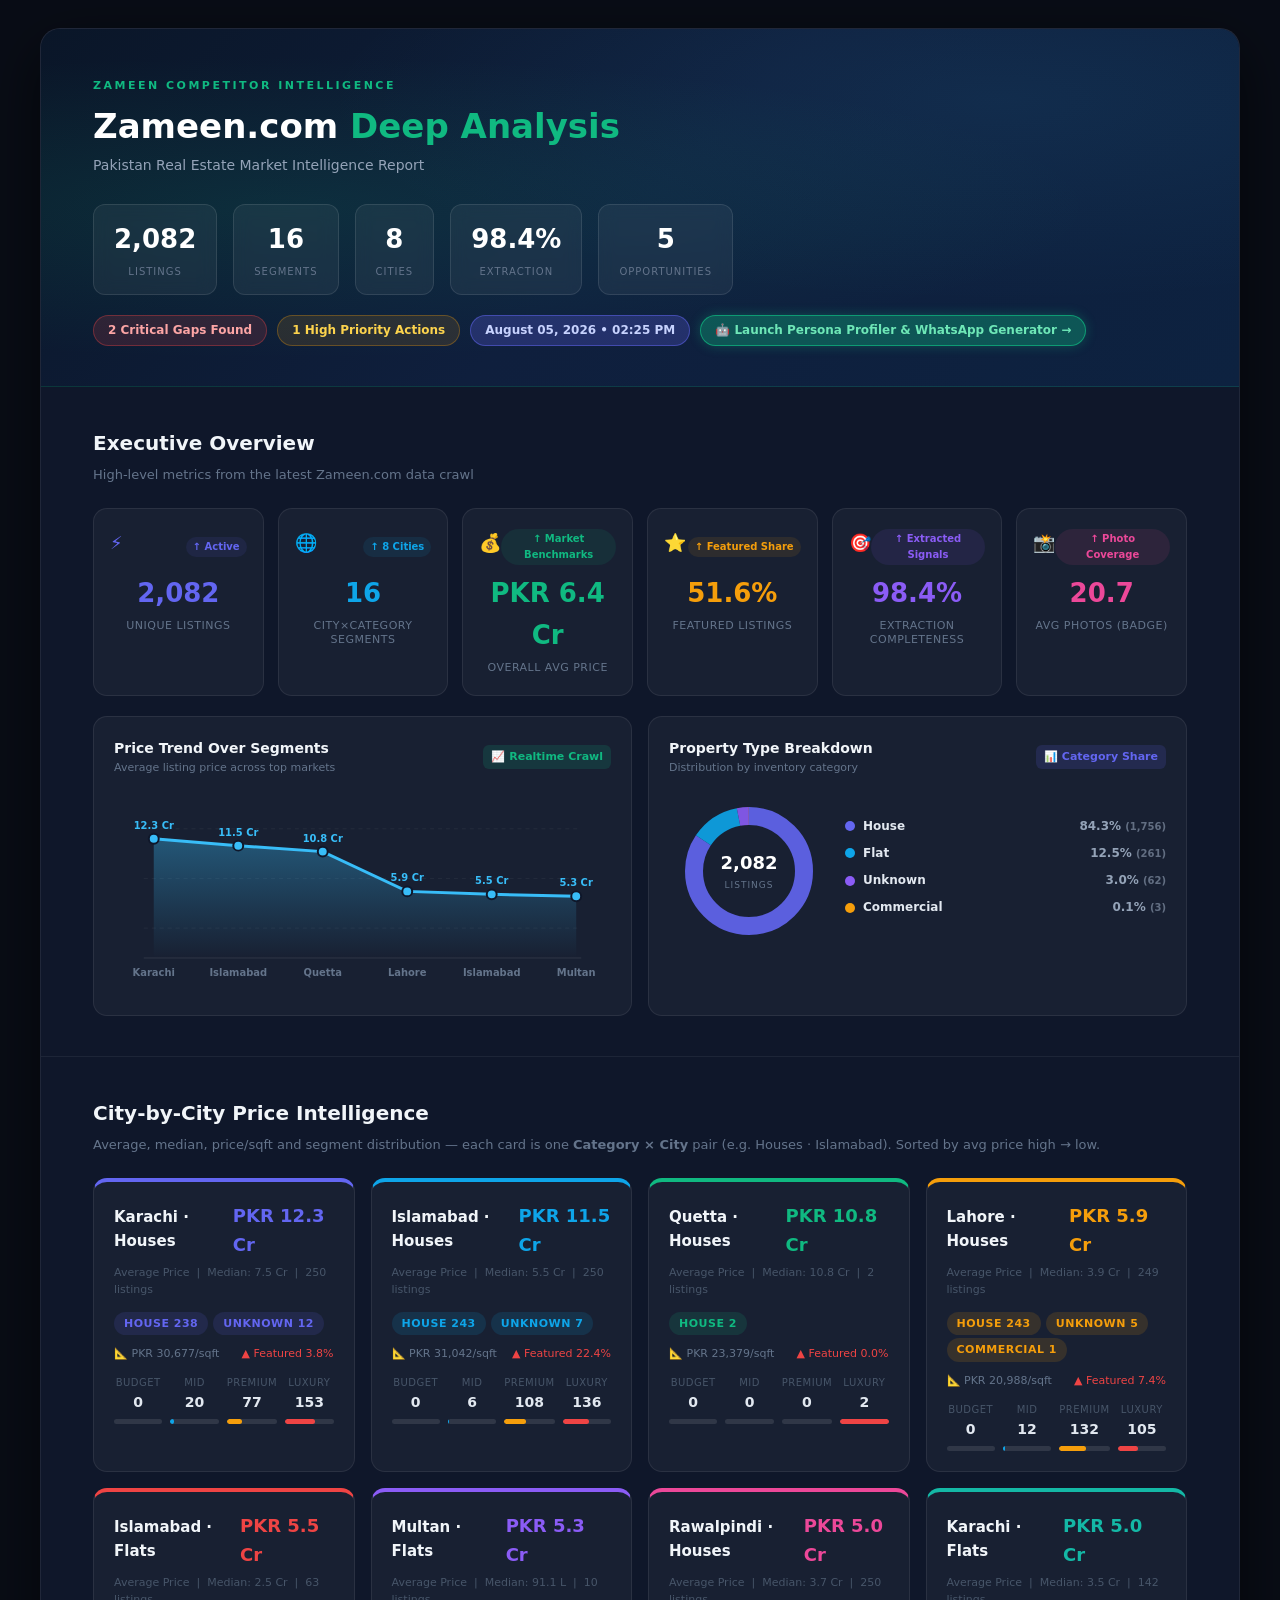
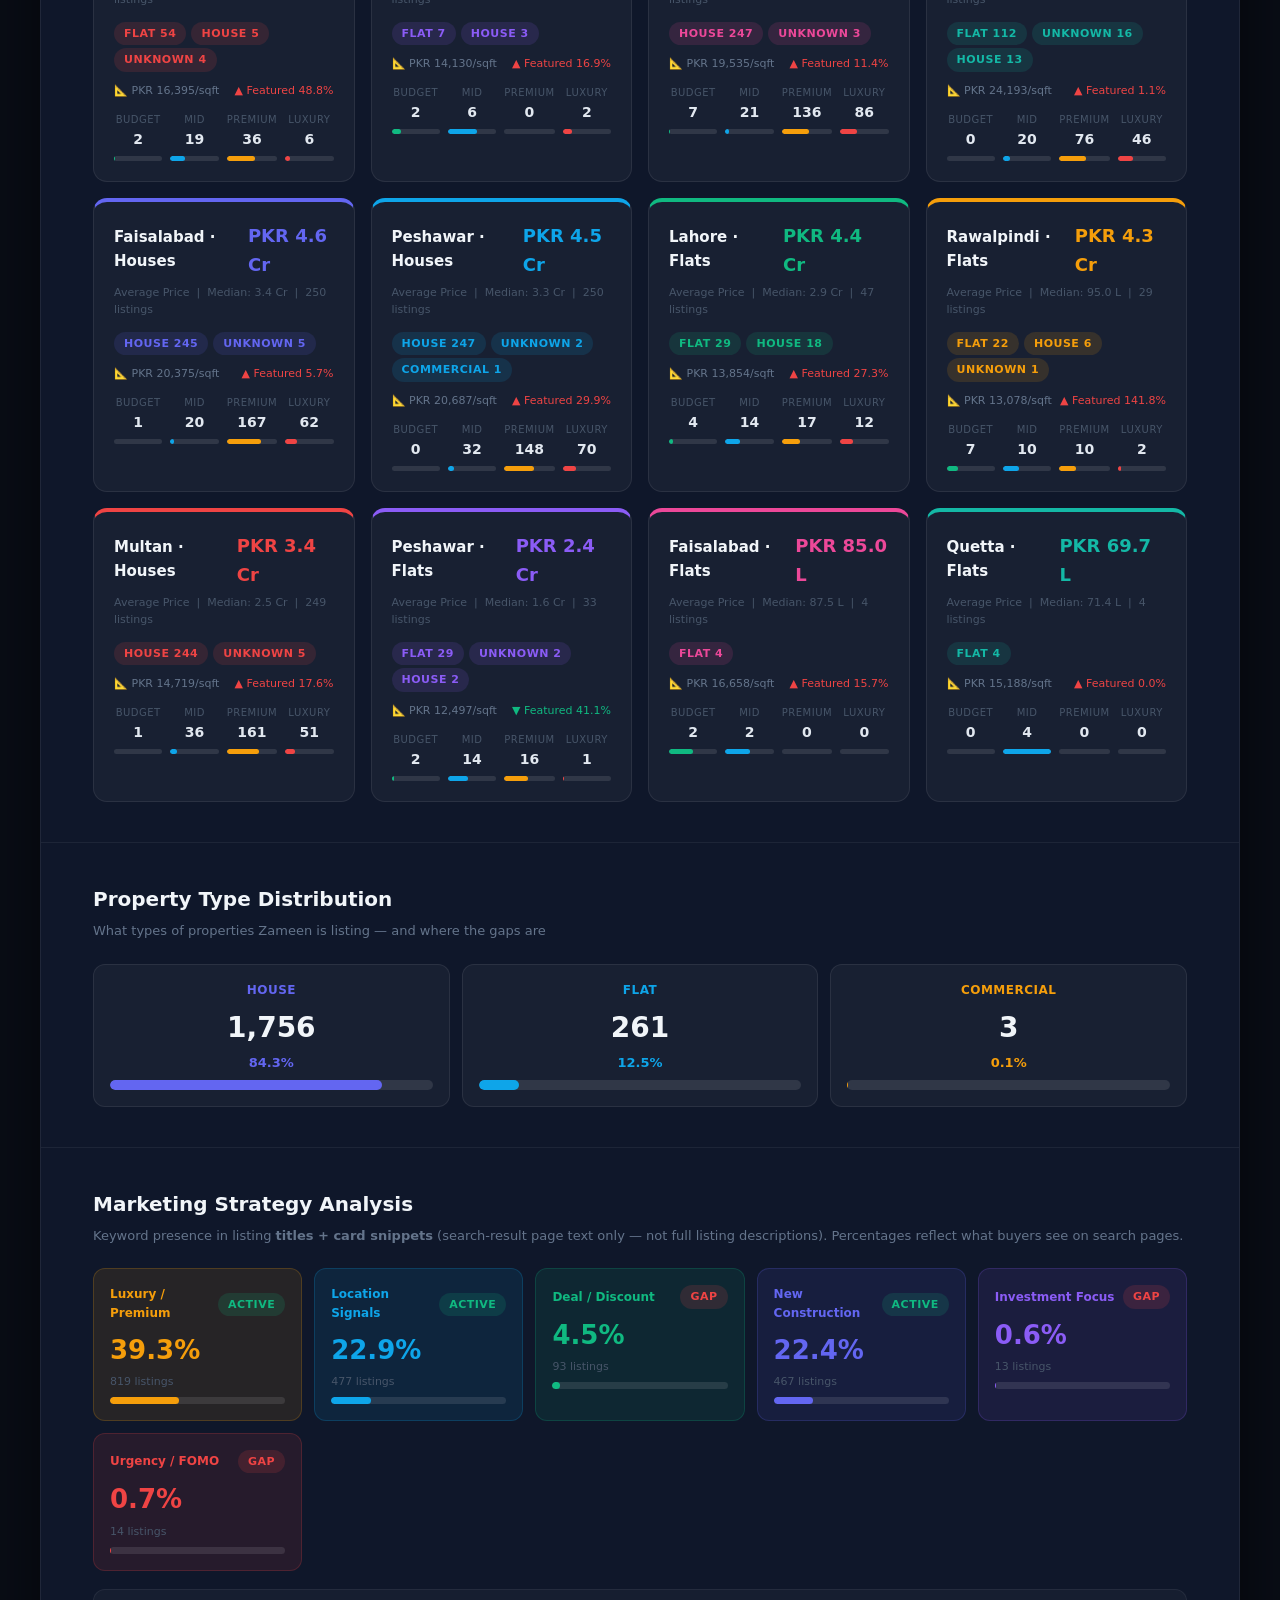
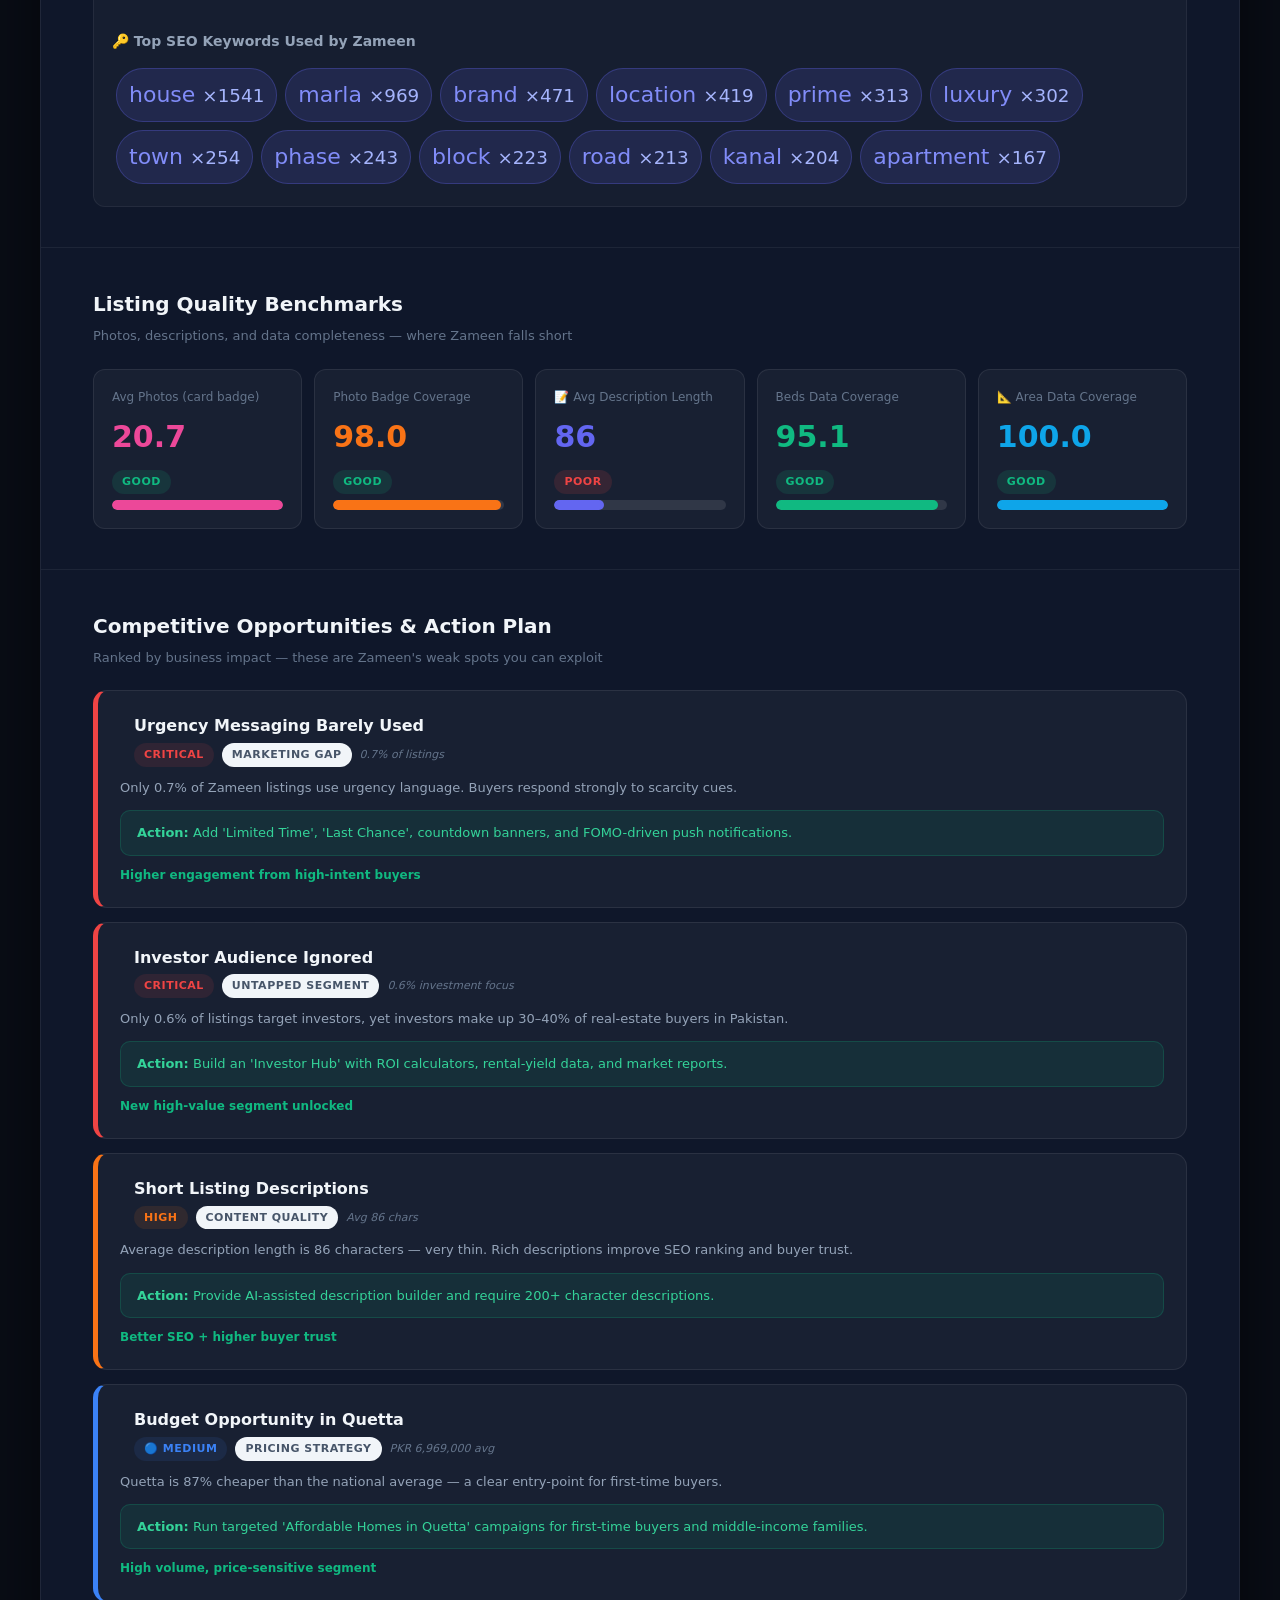
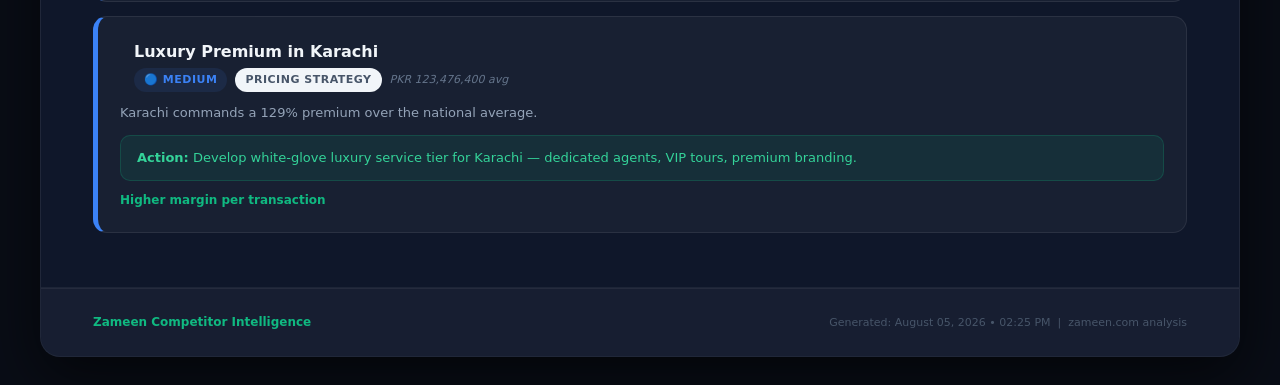
<file: modules/data/competitor_report.html>
<!DOCTYPE html>
<html lang="en">
<head>
<meta charset="UTF-8">
<meta name="viewport" content="width=device-width, initial-scale=1.0">
<title>Zameen Competitor Intelligence Report</title>
<style>
/* ── Reset & base ───────────────────────────────── */
*,*::before,*::after{box-sizing:border-box;margin:0;padding:0}
body{font-family:'Plus Jakarta Sans','Segoe UI',system-ui,-apple-system,sans-serif;
   background:#090d16;color:#f1f5f9;line-height:1.6;padding:28px 20px}
a{color:inherit;text-decoration:none}

/* ── Page wrapper ───────────────────────────────── */
.page{max-width:1200px;margin:0 auto;background:#0f172a;
    border-radius:20px;box-shadow:0 20px 60px rgba(0,0,0,.6);overflow:hidden;
    border:1px solid rgba(255,255,255,0.07)}

/* ── Hero header ────────────────────────────────── */
.hero{background:linear-gradient(135deg,#0a1628 0%,#0f1f3d 50%,#0d2240 100%);
    padding:48px 52px 40px;color:#fff;position:relative;overflow:hidden;
    border-bottom:1px solid rgba(16,185,129,0.2)}
.hero::before{content:'';position:absolute;inset:0;
    background:radial-gradient(ellipse at 20% 50%,rgba(16,185,129,0.12) 0%,transparent 60%),
               radial-gradient(ellipse at 80% 20%,rgba(56,189,248,0.08) 0%,transparent 50%);
    pointer-events:none}
.hero-inner{position:relative;z-index:1}
.hero-eyebrow{font-size:11px;font-weight:700;letter-spacing:2.5px;text-transform:uppercase;
    color:#10b981;margin-bottom:12px}
.hero h1{font-size:34px;font-weight:800;line-height:1.15;margin-bottom:8px;color:#fff}
.hero h1 span{color:#10b981}
.hero-sub{font-size:14px;color:#94a3b8;margin-top:4px}
.hero-meta{display:flex;gap:16px;margin-top:28px;flex-wrap:wrap}
.hero-badge{background:rgba(255,255,255,.05);border:1px solid rgba(255,255,255,.1);
   backdrop-filter:blur(8px);border-radius:12px;padding:14px 20px;text-align:center;
   transition:border-color .2s}
.hero-badge:hover{border-color:rgba(16,185,129,0.4)}
.hero-badge .hb-val{font-size:26px;font-weight:800;color:#fff}
.hero-badge .hb-lbl{font-size:10px;color:#64748b;text-transform:uppercase;letter-spacing:1px;margin-top:3px}
.alert-strip{display:flex;gap:10px;margin-top:20px;flex-wrap:wrap}
.alert-pill{background:rgba(239,68,68,.15);border:1px solid rgba(239,68,68,.35);
   border-radius:99px;padding:5px 14px;font-size:12px;color:#fca5a5;font-weight:700}
.alert-pill.warn{background:rgba(245,158,11,.12);border-color:rgba(245,158,11,.3);color:#fcd34d}

/* ── Section wrapper ────────────────────────────── */
.section{padding:40px 52px;border-bottom:1px solid rgba(255,255,255,0.06)}
.section:last-child{border-bottom:none}
.section-title{font-size:20px;font-weight:700;color:#f1f5f9;margin-bottom:6px;
    display:flex;align-items:center;gap:10px}
.section-desc{font-size:13px;color:#64748b;margin-bottom:22px}
.section-sub-title{font-size:14px;font-weight:600;color:#94a3b8;margin-top:22px;margin-bottom:10px}

/* ── KPI grid ───────────────────────────────────── */
.kpi-grid{display:grid;grid-template-columns:repeat(auto-fit,minmax(150px,1fr));gap:14px}
.kpi-card{background:rgba(255,255,255,0.04);border-radius:14px;padding:20px 16px;text-align:center;
    border:1px solid rgba(255,255,255,0.08);transition:transform .2s,border-color .2s}
.kpi-card:hover{transform:translateY(-3px);border-color:rgba(16,185,129,0.3)}
.kpi-icon{font-size:24px;margin-bottom:8px}
.kpi-value{font-size:26px;font-weight:800;color:#10b981}
.kpi-label{font-size:11px;color:#64748b;margin-top:4px;line-height:1.3;text-transform:uppercase;letter-spacing:.5px}

/* ── City grid ──────────────────────────────────── */
.city-grid{display:grid;grid-template-columns:repeat(auto-fit,minmax(260px,1fr));gap:16px}
.city-card{background:rgba(255,255,255,0.04);border-radius:14px;padding:20px;
    border:1px solid rgba(255,255,255,0.08);transition:transform .2s,border-color .2s}
.city-card:hover{transform:translateY(-3px);border-color:rgba(16,185,129,0.25)}
.city-header{display:flex;justify-content:space-between;align-items:baseline;margin-bottom:4px}
.city-name{font-size:15px;font-weight:700;color:#f1f5f9}
.city-price{font-size:18px;font-weight:800;color:#10b981}
.city-sub{font-size:11px;color:#475569;margin-bottom:8px}
.city-meta{font-size:11px;color:#64748b;display:flex;justify-content:space-between;margin-bottom:10px}
.dist-row{display:grid;grid-template-columns:repeat(4,1fr);gap:8px;margin-top:12px}
.dist-item{text-align:center}
.dist-label{font-size:10px;color:#475569;text-transform:uppercase;letter-spacing:.5px}
.dist-val{font-size:14px;font-weight:700;color:#e2e8f0}

/* ── Marketing grid ─────────────────────────────── */
.mkt-grid{display:grid;grid-template-columns:repeat(auto-fit,minmax(190px,1fr));gap:12px}
.mkt-card{border-radius:12px;padding:16px;border:1px solid rgba(255,255,255,0.08);
    background:rgba(255,255,255,0.04)}
.mkt-row{display:flex;justify-content:space-between;align-items:center;margin-bottom:6px}
.mkt-label{font-size:12px;font-weight:700;color:#94a3b8}
.mkt-stat{font-size:26px;font-weight:800;margin:4px 0 2px}
.mkt-count{font-size:11px;color:#475569}
.keyword-cloud{background:rgba(255,255,255,0.03);border-radius:12px;padding:18px;margin-top:18px;
    border:1px solid rgba(255,255,255,0.06)}

/* ── Property distribution ──────────────────────── */
.prop-grid{display:grid;grid-template-columns:repeat(auto-fit,minmax(150px,1fr));gap:12px}
.prop-card{background:rgba(255,255,255,0.04);border-radius:12px;padding:16px;text-align:center;
    border:1px solid rgba(255,255,255,0.08)}
.prop-type{font-size:12px;font-weight:700;text-transform:uppercase;letter-spacing:.5px;color:#94a3b8}
.prop-count{font-size:28px;font-weight:800;color:#f1f5f9;margin:6px 0 2px}
.prop-pct{font-size:13px;font-weight:600;margin-bottom:6px;color:#10b981}

/* ── Quality cards ──────────────────────────────── */
.quality-grid{display:grid;grid-template-columns:repeat(auto-fit,minmax(190px,1fr));gap:12px}
.quality-card{background:rgba(255,255,255,0.04);border-radius:12px;padding:18px;
    border:1px solid rgba(255,255,255,0.08)}
.quality-label{font-size:12px;color:#64748b;margin-bottom:6px}
.quality-val{font-size:30px;font-weight:800;color:#10b981;margin-bottom:6px}

/* ── Suggestions ────────────────────────────────── */
.suggestion{background:rgba(255,255,255,0.04);border-radius:14px;padding:22px;margin-bottom:14px;
   border:1px solid rgba(255,255,255,0.08)}
.sug-header{display:flex;gap:14px;align-items:flex-start;margin-bottom:10px}
.sug-icon{font-size:30px;flex-shrink:0}
.sug-title{font-size:16px;font-weight:700;color:#f1f5f9}
.sug-stat{font-size:11px;color:#64748b;font-style:italic}
.sug-desc{font-size:13px;color:#94a3b8;margin-bottom:12px;line-height:1.65}
.sug-action{background:rgba(16,185,129,0.1);border-radius:10px;padding:12px 16px;
   font-size:13px;color:#34d399;margin-bottom:10px;line-height:1.5;
   border:1px solid rgba(16,185,129,0.2)}
.sug-impact{font-size:12px;color:#10b981;font-weight:700}

/* ── Strategy grid ──────────────────────────────── */
.strategy-grid{display:grid;grid-template-columns:repeat(auto-fit,minmax(230px,1fr));gap:14px}
.strat-card{border-radius:14px;padding:22px;border:1px solid rgba(255,255,255,0.08);
    background:rgba(255,255,255,0.04)}
.strat-title{font-size:15px;font-weight:700;color:#f1f5f9;margin-bottom:10px}
.strat-body{font-size:13px;color:#94a3b8;line-height:1.7}

/* ── Footer ─────────────────────────────────────── */
.footer{background:rgba(255,255,255,0.03);padding:24px 52px;display:flex;
   justify-content:space-between;align-items:center;flex-wrap:wrap;gap:12px;
   border-top:1px solid rgba(255,255,255,0.06)}
.footer-brand{color:#10b981;font-size:12px;font-weight:700}
.footer-ts{color:#475569;font-size:11px}

/* ── Responsive ─────────────────────────────────── */
@media(max-width:640px){
 .hero,.section{padding:24px 20px}
 .hero h1{font-size:22px}
 .footer{padding:18px 20px}
}
</style>
</head>
<body>
<div class="page">

<!-- ═══════════════════ HERO ═══════════════════ -->
<div class="hero">
 <div class="hero-inner">
  <div class="hero-eyebrow">Zameen Competitor Intelligence</div>
  <h1> Zameen.com <span>Deep Analysis</span></h1>
  <div class="hero-sub">Pakistan Real Estate Market Intelligence Report</div>

  <div class="hero-meta">
   <div class="hero-badge">
    <div class="hb-val">2,082</div>
    <div class="hb-lbl">Listings</div>
   </div>
   <div class="hero-badge">
    <div class="hb-val">16</div>
    <div class="hb-lbl">Segments</div>
   </div>
   <div class="hero-badge">
    <div class="hb-val">8</div>
    <div class="hb-lbl">Cities</div>
   </div>
   <div class="hero-badge">
    <div class="hb-val">98.4%</div>
    <div class="hb-lbl">Extraction</div>
   </div>
   <div class="hero-badge">
    <div class="hb-val">5</div>
    <div class="hb-lbl">Opportunities</div>
   </div>
  </div>

  <div class="alert-strip">
   <div class="alert-pill"> 2 Critical Gaps Found</div>
   <div class="alert-pill warn"> 1 High Priority Actions</div>
    <div class="alert-pill" style="background:rgba(99,102,241,.25);border-color:rgba(99,102,241,.5);color:#c7d2fe">
     August 05, 2026 • 02:25 PM
    </div>
    <a href="../persona_app.html" target="_blank" class="alert-pill" style="background:rgba(16,185,129,.35);border-color:rgba(16,185,129,.7);color:#6ee7b7;text-decoration:none;font-weight:700;box-shadow:0 0 12px rgba(16,185,129,.3)">
     🤖 Launch Persona Profiler & WhatsApp Generator →
    </a>
   </div>
 </div>
</div>

<!-- ═══════════════════ KPIs ═══════════════════ -->
<div class="section">
 <div class="section-title"> Executive Overview</div>
 <div class="section-desc">High-level metrics from the latest Zameen.com data crawl</div>
 <div class="kpi-grid">
      <div class="kpi-card" style="position:relative;overflow:hidden">
        <div style="display:flex;justify-content:space-between;align-items:center;margin-bottom:8px">
          <div class="kpi-icon" style="color:#6366f1;font-size:18px">⚡</div>
          <span style="font-size:10px;font-weight:700;color:#6366f1;background:#6366f118;padding:2px 7px;border-radius:99px">↑ Active</span>
        </div>
        <div class="kpi-value" style="color:#6366f1">2,082</div>
        <div class="kpi-label">Unique Listings</div>
      </div>
      <div class="kpi-card" style="position:relative;overflow:hidden">
        <div style="display:flex;justify-content:space-between;align-items:center;margin-bottom:8px">
          <div class="kpi-icon" style="color:#0ea5e9;font-size:18px">🌐</div>
          <span style="font-size:10px;font-weight:700;color:#0ea5e9;background:#0ea5e918;padding:2px 7px;border-radius:99px">↑ 8 Cities</span>
        </div>
        <div class="kpi-value" style="color:#0ea5e9">16</div>
        <div class="kpi-label">City×Category Segments</div>
      </div>
      <div class="kpi-card" style="position:relative;overflow:hidden">
        <div style="display:flex;justify-content:space-between;align-items:center;margin-bottom:8px">
          <div class="kpi-icon" style="color:#10b981;font-size:18px">💰</div>
          <span style="font-size:10px;font-weight:700;color:#10b981;background:#10b98118;padding:2px 7px;border-radius:99px">↑ Market Benchmarks</span>
        </div>
        <div class="kpi-value" style="color:#10b981">PKR 6.4 Cr</div>
        <div class="kpi-label">Overall Avg Price</div>
      </div>
      <div class="kpi-card" style="position:relative;overflow:hidden">
        <div style="display:flex;justify-content:space-between;align-items:center;margin-bottom:8px">
          <div class="kpi-icon" style="color:#f59e0b;font-size:18px">⭐</div>
          <span style="font-size:10px;font-weight:700;color:#f59e0b;background:#f59e0b18;padding:2px 7px;border-radius:99px">↑ Featured Share</span>
        </div>
        <div class="kpi-value" style="color:#f59e0b">51.6%</div>
        <div class="kpi-label">Featured Listings</div>
      </div>
      <div class="kpi-card" style="position:relative;overflow:hidden">
        <div style="display:flex;justify-content:space-between;align-items:center;margin-bottom:8px">
          <div class="kpi-icon" style="color:#8b5cf6;font-size:18px">🎯</div>
          <span style="font-size:10px;font-weight:700;color:#8b5cf6;background:#8b5cf618;padding:2px 7px;border-radius:99px">↑ Extracted Signals</span>
        </div>
        <div class="kpi-value" style="color:#8b5cf6">98.4%</div>
        <div class="kpi-label">Extraction Completeness</div>
      </div>
      <div class="kpi-card" style="position:relative;overflow:hidden">
        <div style="display:flex;justify-content:space-between;align-items:center;margin-bottom:8px">
          <div class="kpi-icon" style="color:#ec4899;font-size:18px">📸</div>
          <span style="font-size:10px;font-weight:700;color:#ec4899;background:#ec489918;padding:2px 7px;border-radius:99px">↑ Photo Coverage</span>
        </div>
        <div class="kpi-value" style="color:#ec4899">20.7</div>
        <div class="kpi-label">Avg Photos (badge)</div>
      </div></div>
 
    <div style="display:grid;grid-template-columns:repeat(auto-fit,minmax(320px,1fr));gap:16px;margin-top:20px">
      <!-- Line Chart Card: Price Trend -->
      <div style="background:rgba(255,255,255,0.04);border:1px solid rgba(255,255,255,0.08);border-radius:14px;padding:20px">
        <div style="display:flex;justify-content:space-between;align-items:center;margin-bottom:12px">
          <div>
            <div style="font-size:14px;font-weight:700;color:#f1f5f9">Price Trend Over Segments</div>
            <div style="font-size:11px;color:#64748b">Average listing price across top markets</div>
          </div>
          <span style="font-size:11px;color:#10b981;font-weight:700;background:rgba(16,185,129,0.15);padding:3px 8px;border-radius:6px">📈 Realtime Crawl</span>
        </div>
        <svg viewBox="0 0 500 200" style="width:100%;height:auto;overflow:visible">
          <defs>
            <linearGradient id="chartAreaGrad" x1="0" y1="0" x2="0" y2="1">
              <stop offset="0%" stop-color="#38bdf8" stop-opacity="0.35"/>
              <stop offset="100%" stop-color="#38bdf8" stop-opacity="0.0"/>
            </linearGradient>
          </defs>
          <!-- Grid Lines -->
          <line x1="30" y1="40" x2="470" y2="40" stroke="rgba(255,255,255,0.05)" stroke-dasharray="4"/>
          <line x1="30" y1="90" x2="470" y2="90" stroke="rgba(255,255,255,0.05)" stroke-dasharray="4"/>
          <line x1="30" y1="140" x2="470" y2="140" stroke="rgba(255,255,255,0.05)" stroke-dasharray="4"/>
          <line x1="30" y1="170" x2="470" y2="170" stroke="rgba(255,255,255,0.1)"/>
          
          <!-- Area Fill -->
          <polygon points="40,170 40,50 125,57 210,63 295,103 380,106 465,108 465,170" fill="url(#chartAreaGrad)"/>
          
          <!-- Smooth Line -->
          <polyline points="40,50 125,57 210,63 295,103 380,106 465,108" fill="none" stroke="#38bdf8" stroke-width="3" stroke-linecap="round"/>
          
          <!-- Glowing Data Points & Labels -->
          <circle cx="40" cy="50" r="5" fill="#38bdf8" stroke="#0f172a" stroke-width="2"/><circle cx="125" cy="57" r="5" fill="#38bdf8" stroke="#0f172a" stroke-width="2"/><circle cx="210" cy="63" r="5" fill="#38bdf8" stroke="#0f172a" stroke-width="2"/><circle cx="295" cy="103" r="5" fill="#38bdf8" stroke="#0f172a" stroke-width="2"/><circle cx="380" cy="106" r="5" fill="#38bdf8" stroke="#0f172a" stroke-width="2"/><circle cx="465" cy="108" r="5" fill="#38bdf8" stroke="#0f172a" stroke-width="2"/>
          <text x="40" y="40" fill="#38bdf8" font-size="10" font-weight="700" text-anchor="middle">12.3 Cr</text><text x="40" y="188" fill="#64748b" font-size="10" font-weight="600" text-anchor="middle">Karachi</text><text x="125" y="47" fill="#38bdf8" font-size="10" font-weight="700" text-anchor="middle">11.5 Cr</text><text x="125" y="188" fill="#64748b" font-size="10" font-weight="600" text-anchor="middle">Islamabad</text><text x="210" y="53" fill="#38bdf8" font-size="10" font-weight="700" text-anchor="middle">10.8 Cr</text><text x="210" y="188" fill="#64748b" font-size="10" font-weight="600" text-anchor="middle">Quetta</text><text x="295" y="93" fill="#38bdf8" font-size="10" font-weight="700" text-anchor="middle">5.9 Cr</text><text x="295" y="188" fill="#64748b" font-size="10" font-weight="600" text-anchor="middle">Lahore</text><text x="380" y="96" fill="#38bdf8" font-size="10" font-weight="700" text-anchor="middle">5.5 Cr</text><text x="380" y="188" fill="#64748b" font-size="10" font-weight="600" text-anchor="middle">Islamabad</text><text x="465" y="98" fill="#38bdf8" font-size="10" font-weight="700" text-anchor="middle">5.3 Cr</text><text x="465" y="188" fill="#64748b" font-size="10" font-weight="600" text-anchor="middle">Multan</text>
        </svg>
      </div>

      <!-- Donut Chart Card: Property Breakdown -->
      <div style="background:rgba(255,255,255,0.04);border:1px solid rgba(255,255,255,0.08);border-radius:14px;padding:20px">
        <div style="display:flex;justify-content:space-between;align-items:center;margin-bottom:14px">
          <div>
            <div style="font-size:14px;font-weight:700;color:#f1f5f9">Property Type Breakdown</div>
            <div style="font-size:11px;color:#64748b">Distribution by inventory category</div>
          </div>
          <span style="font-size:11px;color:#6366f1;font-weight:700;background:rgba(99,102,241,0.15);padding:3px 8px;border-radius:6px">📊 Category Share</span>
        </div>
        <div style="display:grid;grid-template-columns:160px 1fr;gap:16px;align-items:center">
          <div style="position:relative;width:160px;height:160px;margin:0 auto">
            <svg viewBox="0 0 160 160" style="transform:rotate(-90deg);width:160px;height:160px">
              <circle r="55" cx="80" cy="80" fill="transparent" stroke="#6366f1" stroke-width="18" stroke-dasharray="291.3 54.3" stroke-dashoffset="-0.0" opacity="0.9"></circle><circle r="55" cx="80" cy="80" fill="transparent" stroke="#0ea5e9" stroke-width="18" stroke-dasharray="43.2 302.4" stroke-dashoffset="-291.3" opacity="0.9"></circle><circle r="55" cx="80" cy="80" fill="transparent" stroke="#8b5cf6" stroke-width="18" stroke-dasharray="10.4 335.2" stroke-dashoffset="-334.5" opacity="0.9"></circle><circle r="55" cx="80" cy="80" fill="transparent" stroke="#f59e0b" stroke-width="18" stroke-dasharray="0.3 345.2" stroke-dashoffset="-344.9" opacity="0.9"></circle>
            </svg>
            <div style="position:absolute;inset:0;display:flex;flex-direction:column;align-items:center;justify-content:center;text-align:center">
              <span style="font-size:18px;font-weight:800;color:#fff">2,082</span>
              <span style="font-size:9px;color:#64748b;text-transform:uppercase;letter-spacing:1px">Listings</span>
            </div>
          </div>
          <div>
            
        <div style="display:flex;align-items:center;justify-content:space-between;font-size:12px;margin-bottom:8px">
          <div style="display:flex;align-items:center;gap:8px">
            <span style="width:10px;height:10px;border-radius:50%;background:#6366f1;display:inline-block"></span>
            <span style="color:#e2e8f0;font-weight:600">House</span>
          </div>
          <span style="color:#94a3b8;font-weight:700">84.3% <small style="opacity:.6">(1,756)</small></span>
        </div>
        <div style="display:flex;align-items:center;justify-content:space-between;font-size:12px;margin-bottom:8px">
          <div style="display:flex;align-items:center;gap:8px">
            <span style="width:10px;height:10px;border-radius:50%;background:#0ea5e9;display:inline-block"></span>
            <span style="color:#e2e8f0;font-weight:600">Flat</span>
          </div>
          <span style="color:#94a3b8;font-weight:700">12.5% <small style="opacity:.6">(261)</small></span>
        </div>
        <div style="display:flex;align-items:center;justify-content:space-between;font-size:12px;margin-bottom:8px">
          <div style="display:flex;align-items:center;gap:8px">
            <span style="width:10px;height:10px;border-radius:50%;background:#8b5cf6;display:inline-block"></span>
            <span style="color:#e2e8f0;font-weight:600">Unknown</span>
          </div>
          <span style="color:#94a3b8;font-weight:700">3.0% <small style="opacity:.6">(62)</small></span>
        </div>
        <div style="display:flex;align-items:center;justify-content:space-between;font-size:12px;margin-bottom:8px">
          <div style="display:flex;align-items:center;gap:8px">
            <span style="width:10px;height:10px;border-radius:50%;background:#f59e0b;display:inline-block"></span>
            <span style="color:#e2e8f0;font-weight:600">Commercial</span>
          </div>
          <span style="color:#94a3b8;font-weight:700">0.1% <small style="opacity:.6">(3)</small></span>
        </div>
          </div>
        </div>
      </div>
    </div>
    
</div>

<!-- ═══════════════════ CITIES ═══════════════════ -->
<div class="section">
 <div class="section-title"> City-by-City Price Intelligence</div>
 <div class="section-desc">Average, median, price/sqft and segment distribution — each card is one <strong>Category × City</strong> pair (e.g. Houses · Islamabad). Sorted by avg price high → low.</div>
 <div class="city-grid">
      <div class="city-card" style="border-top:4px solid #6366f1">
        <div class="city-header">
          <span class="city-name"> Karachi · Houses</span>
          <span class="city-price" style="color:#6366f1">PKR 12.3 Cr</span>
        </div>
        <div class="city-sub">Average Price &nbsp;|&nbsp; Median: 7.5 Cr &nbsp;|&nbsp; 250 listings</div>
        
        <div style="margin:10px 0"><span style="display:inline-block;background:#6366f122;color:#6366f1;padding:3px 10px;border-radius:99px;font-size:11px;font-weight:700;letter-spacing:.5px;text-transform:uppercase">House 238</span> <span style="display:inline-block;background:#6366f122;color:#6366f1;padding:3px 10px;border-radius:99px;font-size:11px;font-weight:700;letter-spacing:.5px;text-transform:uppercase">Unknown 12</span></div>
        <div class="city-meta">
          <span>📐 PKR 30,677/sqft</span>
          <span style="color:#ef4444">▲ Featured 3.8%</span>
        </div>
        <div class="dist-row">
          <div class="dist-item">
            <div class="dist-label">Budget</div>
            <div class="dist-val">0</div>
            <div style="background:rgba(255,255,255,0.1);border-radius:99px;height:5px;overflow:hidden;margin-top:6px"><div style="width:0%;background:#10b981;height:100%;border-radius:99px;transition:width .6s ease"></div></div>
          </div>
          <div class="dist-item">
            <div class="dist-label">Mid</div>
            <div class="dist-val">20</div>
            <div style="background:rgba(255,255,255,0.1);border-radius:99px;height:5px;overflow:hidden;margin-top:6px"><div style="width:8%;background:#0ea5e9;height:100%;border-radius:99px;transition:width .6s ease"></div></div>
          </div>
          <div class="dist-item">
            <div class="dist-label">Premium</div>
            <div class="dist-val">77</div>
            <div style="background:rgba(255,255,255,0.1);border-radius:99px;height:5px;overflow:hidden;margin-top:6px"><div style="width:31%;background:#f59e0b;height:100%;border-radius:99px;transition:width .6s ease"></div></div>
          </div>
          <div class="dist-item">
            <div class="dist-label">Luxury</div>
            <div class="dist-val">153</div>
            <div style="background:rgba(255,255,255,0.1);border-radius:99px;height:5px;overflow:hidden;margin-top:6px"><div style="width:61%;background:#ef4444;height:100%;border-radius:99px;transition:width .6s ease"></div></div>
          </div>
        </div>
      </div>
      <div class="city-card" style="border-top:4px solid #0ea5e9">
        <div class="city-header">
          <span class="city-name"> Islamabad · Houses</span>
          <span class="city-price" style="color:#0ea5e9">PKR 11.5 Cr</span>
        </div>
        <div class="city-sub">Average Price &nbsp;|&nbsp; Median: 5.5 Cr &nbsp;|&nbsp; 250 listings</div>
        
        <div style="margin:10px 0"><span style="display:inline-block;background:#0ea5e922;color:#0ea5e9;padding:3px 10px;border-radius:99px;font-size:11px;font-weight:700;letter-spacing:.5px;text-transform:uppercase">House 243</span> <span style="display:inline-block;background:#0ea5e922;color:#0ea5e9;padding:3px 10px;border-radius:99px;font-size:11px;font-weight:700;letter-spacing:.5px;text-transform:uppercase">Unknown 7</span></div>
        <div class="city-meta">
          <span>📐 PKR 31,042/sqft</span>
          <span style="color:#ef4444">▲ Featured 22.4%</span>
        </div>
        <div class="dist-row">
          <div class="dist-item">
            <div class="dist-label">Budget</div>
            <div class="dist-val">0</div>
            <div style="background:rgba(255,255,255,0.1);border-radius:99px;height:5px;overflow:hidden;margin-top:6px"><div style="width:0%;background:#10b981;height:100%;border-radius:99px;transition:width .6s ease"></div></div>
          </div>
          <div class="dist-item">
            <div class="dist-label">Mid</div>
            <div class="dist-val">6</div>
            <div style="background:rgba(255,255,255,0.1);border-radius:99px;height:5px;overflow:hidden;margin-top:6px"><div style="width:2%;background:#0ea5e9;height:100%;border-radius:99px;transition:width .6s ease"></div></div>
          </div>
          <div class="dist-item">
            <div class="dist-label">Premium</div>
            <div class="dist-val">108</div>
            <div style="background:rgba(255,255,255,0.1);border-radius:99px;height:5px;overflow:hidden;margin-top:6px"><div style="width:43%;background:#f59e0b;height:100%;border-radius:99px;transition:width .6s ease"></div></div>
          </div>
          <div class="dist-item">
            <div class="dist-label">Luxury</div>
            <div class="dist-val">136</div>
            <div style="background:rgba(255,255,255,0.1);border-radius:99px;height:5px;overflow:hidden;margin-top:6px"><div style="width:54%;background:#ef4444;height:100%;border-radius:99px;transition:width .6s ease"></div></div>
          </div>
        </div>
      </div>
      <div class="city-card" style="border-top:4px solid #10b981">
        <div class="city-header">
          <span class="city-name"> Quetta · Houses</span>
          <span class="city-price" style="color:#10b981">PKR 10.8 Cr</span>
        </div>
        <div class="city-sub">Average Price &nbsp;|&nbsp; Median: 10.8 Cr &nbsp;|&nbsp; 2 listings</div>
        
        <div style="margin:10px 0"><span style="display:inline-block;background:#10b98122;color:#10b981;padding:3px 10px;border-radius:99px;font-size:11px;font-weight:700;letter-spacing:.5px;text-transform:uppercase">House 2</span></div>
        <div class="city-meta">
          <span>📐 PKR 23,379/sqft</span>
          <span style="color:#ef4444">▲ Featured 0.0%</span>
        </div>
        <div class="dist-row">
          <div class="dist-item">
            <div class="dist-label">Budget</div>
            <div class="dist-val">0</div>
            <div style="background:rgba(255,255,255,0.1);border-radius:99px;height:5px;overflow:hidden;margin-top:6px"><div style="width:0%;background:#10b981;height:100%;border-radius:99px;transition:width .6s ease"></div></div>
          </div>
          <div class="dist-item">
            <div class="dist-label">Mid</div>
            <div class="dist-val">0</div>
            <div style="background:rgba(255,255,255,0.1);border-radius:99px;height:5px;overflow:hidden;margin-top:6px"><div style="width:0%;background:#0ea5e9;height:100%;border-radius:99px;transition:width .6s ease"></div></div>
          </div>
          <div class="dist-item">
            <div class="dist-label">Premium</div>
            <div class="dist-val">0</div>
            <div style="background:rgba(255,255,255,0.1);border-radius:99px;height:5px;overflow:hidden;margin-top:6px"><div style="width:0%;background:#f59e0b;height:100%;border-radius:99px;transition:width .6s ease"></div></div>
          </div>
          <div class="dist-item">
            <div class="dist-label">Luxury</div>
            <div class="dist-val">2</div>
            <div style="background:rgba(255,255,255,0.1);border-radius:99px;height:5px;overflow:hidden;margin-top:6px"><div style="width:100%;background:#ef4444;height:100%;border-radius:99px;transition:width .6s ease"></div></div>
          </div>
        </div>
      </div>
      <div class="city-card" style="border-top:4px solid #f59e0b">
        <div class="city-header">
          <span class="city-name"> Lahore · Houses</span>
          <span class="city-price" style="color:#f59e0b">PKR 5.9 Cr</span>
        </div>
        <div class="city-sub">Average Price &nbsp;|&nbsp; Median: 3.9 Cr &nbsp;|&nbsp; 249 listings</div>
        
        <div style="margin:10px 0"><span style="display:inline-block;background:#f59e0b22;color:#f59e0b;padding:3px 10px;border-radius:99px;font-size:11px;font-weight:700;letter-spacing:.5px;text-transform:uppercase">House 243</span> <span style="display:inline-block;background:#f59e0b22;color:#f59e0b;padding:3px 10px;border-radius:99px;font-size:11px;font-weight:700;letter-spacing:.5px;text-transform:uppercase">Unknown 5</span> <span style="display:inline-block;background:#f59e0b22;color:#f59e0b;padding:3px 10px;border-radius:99px;font-size:11px;font-weight:700;letter-spacing:.5px;text-transform:uppercase">Commercial 1</span></div>
        <div class="city-meta">
          <span>📐 PKR 20,988/sqft</span>
          <span style="color:#ef4444">▲ Featured 7.4%</span>
        </div>
        <div class="dist-row">
          <div class="dist-item">
            <div class="dist-label">Budget</div>
            <div class="dist-val">0</div>
            <div style="background:rgba(255,255,255,0.1);border-radius:99px;height:5px;overflow:hidden;margin-top:6px"><div style="width:0%;background:#10b981;height:100%;border-radius:99px;transition:width .6s ease"></div></div>
          </div>
          <div class="dist-item">
            <div class="dist-label">Mid</div>
            <div class="dist-val">12</div>
            <div style="background:rgba(255,255,255,0.1);border-radius:99px;height:5px;overflow:hidden;margin-top:6px"><div style="width:5%;background:#0ea5e9;height:100%;border-radius:99px;transition:width .6s ease"></div></div>
          </div>
          <div class="dist-item">
            <div class="dist-label">Premium</div>
            <div class="dist-val">132</div>
            <div style="background:rgba(255,255,255,0.1);border-radius:99px;height:5px;overflow:hidden;margin-top:6px"><div style="width:53%;background:#f59e0b;height:100%;border-radius:99px;transition:width .6s ease"></div></div>
          </div>
          <div class="dist-item">
            <div class="dist-label">Luxury</div>
            <div class="dist-val">105</div>
            <div style="background:rgba(255,255,255,0.1);border-radius:99px;height:5px;overflow:hidden;margin-top:6px"><div style="width:42%;background:#ef4444;height:100%;border-radius:99px;transition:width .6s ease"></div></div>
          </div>
        </div>
      </div>
      <div class="city-card" style="border-top:4px solid #ef4444">
        <div class="city-header">
          <span class="city-name"> Islamabad · Flats</span>
          <span class="city-price" style="color:#ef4444">PKR 5.5 Cr</span>
        </div>
        <div class="city-sub">Average Price &nbsp;|&nbsp; Median: 2.5 Cr &nbsp;|&nbsp; 63 listings</div>
        
        <div style="margin:10px 0"><span style="display:inline-block;background:#ef444422;color:#ef4444;padding:3px 10px;border-radius:99px;font-size:11px;font-weight:700;letter-spacing:.5px;text-transform:uppercase">Flat 54</span> <span style="display:inline-block;background:#ef444422;color:#ef4444;padding:3px 10px;border-radius:99px;font-size:11px;font-weight:700;letter-spacing:.5px;text-transform:uppercase">House 5</span> <span style="display:inline-block;background:#ef444422;color:#ef4444;padding:3px 10px;border-radius:99px;font-size:11px;font-weight:700;letter-spacing:.5px;text-transform:uppercase">Unknown 4</span></div>
        <div class="city-meta">
          <span>📐 PKR 16,395/sqft</span>
          <span style="color:#ef4444">▲ Featured 48.8%</span>
        </div>
        <div class="dist-row">
          <div class="dist-item">
            <div class="dist-label">Budget</div>
            <div class="dist-val">2</div>
            <div style="background:rgba(255,255,255,0.1);border-radius:99px;height:5px;overflow:hidden;margin-top:6px"><div style="width:3%;background:#10b981;height:100%;border-radius:99px;transition:width .6s ease"></div></div>
          </div>
          <div class="dist-item">
            <div class="dist-label">Mid</div>
            <div class="dist-val">19</div>
            <div style="background:rgba(255,255,255,0.1);border-radius:99px;height:5px;overflow:hidden;margin-top:6px"><div style="width:30%;background:#0ea5e9;height:100%;border-radius:99px;transition:width .6s ease"></div></div>
          </div>
          <div class="dist-item">
            <div class="dist-label">Premium</div>
            <div class="dist-val">36</div>
            <div style="background:rgba(255,255,255,0.1);border-radius:99px;height:5px;overflow:hidden;margin-top:6px"><div style="width:57%;background:#f59e0b;height:100%;border-radius:99px;transition:width .6s ease"></div></div>
          </div>
          <div class="dist-item">
            <div class="dist-label">Luxury</div>
            <div class="dist-val">6</div>
            <div style="background:rgba(255,255,255,0.1);border-radius:99px;height:5px;overflow:hidden;margin-top:6px"><div style="width:10%;background:#ef4444;height:100%;border-radius:99px;transition:width .6s ease"></div></div>
          </div>
        </div>
      </div>
      <div class="city-card" style="border-top:4px solid #8b5cf6">
        <div class="city-header">
          <span class="city-name"> Multan · Flats</span>
          <span class="city-price" style="color:#8b5cf6">PKR 5.3 Cr</span>
        </div>
        <div class="city-sub">Average Price &nbsp;|&nbsp; Median: 91.1 L &nbsp;|&nbsp; 10 listings</div>
        
        <div style="margin:10px 0"><span style="display:inline-block;background:#8b5cf622;color:#8b5cf6;padding:3px 10px;border-radius:99px;font-size:11px;font-weight:700;letter-spacing:.5px;text-transform:uppercase">Flat 7</span> <span style="display:inline-block;background:#8b5cf622;color:#8b5cf6;padding:3px 10px;border-radius:99px;font-size:11px;font-weight:700;letter-spacing:.5px;text-transform:uppercase">House 3</span></div>
        <div class="city-meta">
          <span>📐 PKR 14,130/sqft</span>
          <span style="color:#ef4444">▲ Featured 16.9%</span>
        </div>
        <div class="dist-row">
          <div class="dist-item">
            <div class="dist-label">Budget</div>
            <div class="dist-val">2</div>
            <div style="background:rgba(255,255,255,0.1);border-radius:99px;height:5px;overflow:hidden;margin-top:6px"><div style="width:20%;background:#10b981;height:100%;border-radius:99px;transition:width .6s ease"></div></div>
          </div>
          <div class="dist-item">
            <div class="dist-label">Mid</div>
            <div class="dist-val">6</div>
            <div style="background:rgba(255,255,255,0.1);border-radius:99px;height:5px;overflow:hidden;margin-top:6px"><div style="width:60%;background:#0ea5e9;height:100%;border-radius:99px;transition:width .6s ease"></div></div>
          </div>
          <div class="dist-item">
            <div class="dist-label">Premium</div>
            <div class="dist-val">0</div>
            <div style="background:rgba(255,255,255,0.1);border-radius:99px;height:5px;overflow:hidden;margin-top:6px"><div style="width:0%;background:#f59e0b;height:100%;border-radius:99px;transition:width .6s ease"></div></div>
          </div>
          <div class="dist-item">
            <div class="dist-label">Luxury</div>
            <div class="dist-val">2</div>
            <div style="background:rgba(255,255,255,0.1);border-radius:99px;height:5px;overflow:hidden;margin-top:6px"><div style="width:20%;background:#ef4444;height:100%;border-radius:99px;transition:width .6s ease"></div></div>
          </div>
        </div>
      </div>
      <div class="city-card" style="border-top:4px solid #ec4899">
        <div class="city-header">
          <span class="city-name"> Rawalpindi · Houses</span>
          <span class="city-price" style="color:#ec4899">PKR 5.0 Cr</span>
        </div>
        <div class="city-sub">Average Price &nbsp;|&nbsp; Median: 3.7 Cr &nbsp;|&nbsp; 250 listings</div>
        
        <div style="margin:10px 0"><span style="display:inline-block;background:#ec489922;color:#ec4899;padding:3px 10px;border-radius:99px;font-size:11px;font-weight:700;letter-spacing:.5px;text-transform:uppercase">House 247</span> <span style="display:inline-block;background:#ec489922;color:#ec4899;padding:3px 10px;border-radius:99px;font-size:11px;font-weight:700;letter-spacing:.5px;text-transform:uppercase">Unknown 3</span></div>
        <div class="city-meta">
          <span>📐 PKR 19,535/sqft</span>
          <span style="color:#ef4444">▲ Featured 11.4%</span>
        </div>
        <div class="dist-row">
          <div class="dist-item">
            <div class="dist-label">Budget</div>
            <div class="dist-val">7</div>
            <div style="background:rgba(255,255,255,0.1);border-radius:99px;height:5px;overflow:hidden;margin-top:6px"><div style="width:3%;background:#10b981;height:100%;border-radius:99px;transition:width .6s ease"></div></div>
          </div>
          <div class="dist-item">
            <div class="dist-label">Mid</div>
            <div class="dist-val">21</div>
            <div style="background:rgba(255,255,255,0.1);border-radius:99px;height:5px;overflow:hidden;margin-top:6px"><div style="width:8%;background:#0ea5e9;height:100%;border-radius:99px;transition:width .6s ease"></div></div>
          </div>
          <div class="dist-item">
            <div class="dist-label">Premium</div>
            <div class="dist-val">136</div>
            <div style="background:rgba(255,255,255,0.1);border-radius:99px;height:5px;overflow:hidden;margin-top:6px"><div style="width:54%;background:#f59e0b;height:100%;border-radius:99px;transition:width .6s ease"></div></div>
          </div>
          <div class="dist-item">
            <div class="dist-label">Luxury</div>
            <div class="dist-val">86</div>
            <div style="background:rgba(255,255,255,0.1);border-radius:99px;height:5px;overflow:hidden;margin-top:6px"><div style="width:34%;background:#ef4444;height:100%;border-radius:99px;transition:width .6s ease"></div></div>
          </div>
        </div>
      </div>
      <div class="city-card" style="border-top:4px solid #14b8a6">
        <div class="city-header">
          <span class="city-name"> Karachi · Flats</span>
          <span class="city-price" style="color:#14b8a6">PKR 5.0 Cr</span>
        </div>
        <div class="city-sub">Average Price &nbsp;|&nbsp; Median: 3.5 Cr &nbsp;|&nbsp; 142 listings</div>
        
        <div style="margin:10px 0"><span style="display:inline-block;background:#14b8a622;color:#14b8a6;padding:3px 10px;border-radius:99px;font-size:11px;font-weight:700;letter-spacing:.5px;text-transform:uppercase">Flat 112</span> <span style="display:inline-block;background:#14b8a622;color:#14b8a6;padding:3px 10px;border-radius:99px;font-size:11px;font-weight:700;letter-spacing:.5px;text-transform:uppercase">Unknown 16</span> <span style="display:inline-block;background:#14b8a622;color:#14b8a6;padding:3px 10px;border-radius:99px;font-size:11px;font-weight:700;letter-spacing:.5px;text-transform:uppercase">House 13</span></div>
        <div class="city-meta">
          <span>📐 PKR 24,193/sqft</span>
          <span style="color:#ef4444">▲ Featured 1.1%</span>
        </div>
        <div class="dist-row">
          <div class="dist-item">
            <div class="dist-label">Budget</div>
            <div class="dist-val">0</div>
            <div style="background:rgba(255,255,255,0.1);border-radius:99px;height:5px;overflow:hidden;margin-top:6px"><div style="width:0%;background:#10b981;height:100%;border-radius:99px;transition:width .6s ease"></div></div>
          </div>
          <div class="dist-item">
            <div class="dist-label">Mid</div>
            <div class="dist-val">20</div>
            <div style="background:rgba(255,255,255,0.1);border-radius:99px;height:5px;overflow:hidden;margin-top:6px"><div style="width:14%;background:#0ea5e9;height:100%;border-radius:99px;transition:width .6s ease"></div></div>
          </div>
          <div class="dist-item">
            <div class="dist-label">Premium</div>
            <div class="dist-val">76</div>
            <div style="background:rgba(255,255,255,0.1);border-radius:99px;height:5px;overflow:hidden;margin-top:6px"><div style="width:54%;background:#f59e0b;height:100%;border-radius:99px;transition:width .6s ease"></div></div>
          </div>
          <div class="dist-item">
            <div class="dist-label">Luxury</div>
            <div class="dist-val">46</div>
            <div style="background:rgba(255,255,255,0.1);border-radius:99px;height:5px;overflow:hidden;margin-top:6px"><div style="width:32%;background:#ef4444;height:100%;border-radius:99px;transition:width .6s ease"></div></div>
          </div>
        </div>
      </div>
      <div class="city-card" style="border-top:4px solid #6366f1">
        <div class="city-header">
          <span class="city-name"> Faisalabad · Houses</span>
          <span class="city-price" style="color:#6366f1">PKR 4.6 Cr</span>
        </div>
        <div class="city-sub">Average Price &nbsp;|&nbsp; Median: 3.4 Cr &nbsp;|&nbsp; 250 listings</div>
        
        <div style="margin:10px 0"><span style="display:inline-block;background:#6366f122;color:#6366f1;padding:3px 10px;border-radius:99px;font-size:11px;font-weight:700;letter-spacing:.5px;text-transform:uppercase">House 245</span> <span style="display:inline-block;background:#6366f122;color:#6366f1;padding:3px 10px;border-radius:99px;font-size:11px;font-weight:700;letter-spacing:.5px;text-transform:uppercase">Unknown 5</span></div>
        <div class="city-meta">
          <span>📐 PKR 20,375/sqft</span>
          <span style="color:#ef4444">▲ Featured 5.7%</span>
        </div>
        <div class="dist-row">
          <div class="dist-item">
            <div class="dist-label">Budget</div>
            <div class="dist-val">1</div>
            <div style="background:rgba(255,255,255,0.1);border-radius:99px;height:5px;overflow:hidden;margin-top:6px"><div style="width:0%;background:#10b981;height:100%;border-radius:99px;transition:width .6s ease"></div></div>
          </div>
          <div class="dist-item">
            <div class="dist-label">Mid</div>
            <div class="dist-val">20</div>
            <div style="background:rgba(255,255,255,0.1);border-radius:99px;height:5px;overflow:hidden;margin-top:6px"><div style="width:8%;background:#0ea5e9;height:100%;border-radius:99px;transition:width .6s ease"></div></div>
          </div>
          <div class="dist-item">
            <div class="dist-label">Premium</div>
            <div class="dist-val">167</div>
            <div style="background:rgba(255,255,255,0.1);border-radius:99px;height:5px;overflow:hidden;margin-top:6px"><div style="width:67%;background:#f59e0b;height:100%;border-radius:99px;transition:width .6s ease"></div></div>
          </div>
          <div class="dist-item">
            <div class="dist-label">Luxury</div>
            <div class="dist-val">62</div>
            <div style="background:rgba(255,255,255,0.1);border-radius:99px;height:5px;overflow:hidden;margin-top:6px"><div style="width:25%;background:#ef4444;height:100%;border-radius:99px;transition:width .6s ease"></div></div>
          </div>
        </div>
      </div>
      <div class="city-card" style="border-top:4px solid #0ea5e9">
        <div class="city-header">
          <span class="city-name"> Peshawar · Houses</span>
          <span class="city-price" style="color:#0ea5e9">PKR 4.5 Cr</span>
        </div>
        <div class="city-sub">Average Price &nbsp;|&nbsp; Median: 3.3 Cr &nbsp;|&nbsp; 250 listings</div>
        
        <div style="margin:10px 0"><span style="display:inline-block;background:#0ea5e922;color:#0ea5e9;padding:3px 10px;border-radius:99px;font-size:11px;font-weight:700;letter-spacing:.5px;text-transform:uppercase">House 247</span> <span style="display:inline-block;background:#0ea5e922;color:#0ea5e9;padding:3px 10px;border-radius:99px;font-size:11px;font-weight:700;letter-spacing:.5px;text-transform:uppercase">Unknown 2</span> <span style="display:inline-block;background:#0ea5e922;color:#0ea5e9;padding:3px 10px;border-radius:99px;font-size:11px;font-weight:700;letter-spacing:.5px;text-transform:uppercase">Commercial 1</span></div>
        <div class="city-meta">
          <span>📐 PKR 20,687/sqft</span>
          <span style="color:#ef4444">▲ Featured 29.9%</span>
        </div>
        <div class="dist-row">
          <div class="dist-item">
            <div class="dist-label">Budget</div>
            <div class="dist-val">0</div>
            <div style="background:rgba(255,255,255,0.1);border-radius:99px;height:5px;overflow:hidden;margin-top:6px"><div style="width:0%;background:#10b981;height:100%;border-radius:99px;transition:width .6s ease"></div></div>
          </div>
          <div class="dist-item">
            <div class="dist-label">Mid</div>
            <div class="dist-val">32</div>
            <div style="background:rgba(255,255,255,0.1);border-radius:99px;height:5px;overflow:hidden;margin-top:6px"><div style="width:13%;background:#0ea5e9;height:100%;border-radius:99px;transition:width .6s ease"></div></div>
          </div>
          <div class="dist-item">
            <div class="dist-label">Premium</div>
            <div class="dist-val">148</div>
            <div style="background:rgba(255,255,255,0.1);border-radius:99px;height:5px;overflow:hidden;margin-top:6px"><div style="width:59%;background:#f59e0b;height:100%;border-radius:99px;transition:width .6s ease"></div></div>
          </div>
          <div class="dist-item">
            <div class="dist-label">Luxury</div>
            <div class="dist-val">70</div>
            <div style="background:rgba(255,255,255,0.1);border-radius:99px;height:5px;overflow:hidden;margin-top:6px"><div style="width:28%;background:#ef4444;height:100%;border-radius:99px;transition:width .6s ease"></div></div>
          </div>
        </div>
      </div>
      <div class="city-card" style="border-top:4px solid #10b981">
        <div class="city-header">
          <span class="city-name"> Lahore · Flats</span>
          <span class="city-price" style="color:#10b981">PKR 4.4 Cr</span>
        </div>
        <div class="city-sub">Average Price &nbsp;|&nbsp; Median: 2.9 Cr &nbsp;|&nbsp; 47 listings</div>
        
        <div style="margin:10px 0"><span style="display:inline-block;background:#10b98122;color:#10b981;padding:3px 10px;border-radius:99px;font-size:11px;font-weight:700;letter-spacing:.5px;text-transform:uppercase">Flat 29</span> <span style="display:inline-block;background:#10b98122;color:#10b981;padding:3px 10px;border-radius:99px;font-size:11px;font-weight:700;letter-spacing:.5px;text-transform:uppercase">House 18</span></div>
        <div class="city-meta">
          <span>📐 PKR 13,854/sqft</span>
          <span style="color:#ef4444">▲ Featured 27.3%</span>
        </div>
        <div class="dist-row">
          <div class="dist-item">
            <div class="dist-label">Budget</div>
            <div class="dist-val">4</div>
            <div style="background:rgba(255,255,255,0.1);border-radius:99px;height:5px;overflow:hidden;margin-top:6px"><div style="width:9%;background:#10b981;height:100%;border-radius:99px;transition:width .6s ease"></div></div>
          </div>
          <div class="dist-item">
            <div class="dist-label">Mid</div>
            <div class="dist-val">14</div>
            <div style="background:rgba(255,255,255,0.1);border-radius:99px;height:5px;overflow:hidden;margin-top:6px"><div style="width:30%;background:#0ea5e9;height:100%;border-radius:99px;transition:width .6s ease"></div></div>
          </div>
          <div class="dist-item">
            <div class="dist-label">Premium</div>
            <div class="dist-val">17</div>
            <div style="background:rgba(255,255,255,0.1);border-radius:99px;height:5px;overflow:hidden;margin-top:6px"><div style="width:36%;background:#f59e0b;height:100%;border-radius:99px;transition:width .6s ease"></div></div>
          </div>
          <div class="dist-item">
            <div class="dist-label">Luxury</div>
            <div class="dist-val">12</div>
            <div style="background:rgba(255,255,255,0.1);border-radius:99px;height:5px;overflow:hidden;margin-top:6px"><div style="width:26%;background:#ef4444;height:100%;border-radius:99px;transition:width .6s ease"></div></div>
          </div>
        </div>
      </div>
      <div class="city-card" style="border-top:4px solid #f59e0b">
        <div class="city-header">
          <span class="city-name"> Rawalpindi · Flats</span>
          <span class="city-price" style="color:#f59e0b">PKR 4.3 Cr</span>
        </div>
        <div class="city-sub">Average Price &nbsp;|&nbsp; Median: 95.0 L &nbsp;|&nbsp; 29 listings</div>
        
        <div style="margin:10px 0"><span style="display:inline-block;background:#f59e0b22;color:#f59e0b;padding:3px 10px;border-radius:99px;font-size:11px;font-weight:700;letter-spacing:.5px;text-transform:uppercase">Flat 22</span> <span style="display:inline-block;background:#f59e0b22;color:#f59e0b;padding:3px 10px;border-radius:99px;font-size:11px;font-weight:700;letter-spacing:.5px;text-transform:uppercase">House 6</span> <span style="display:inline-block;background:#f59e0b22;color:#f59e0b;padding:3px 10px;border-radius:99px;font-size:11px;font-weight:700;letter-spacing:.5px;text-transform:uppercase">Unknown 1</span></div>
        <div class="city-meta">
          <span>📐 PKR 13,078/sqft</span>
          <span style="color:#ef4444">▲ Featured 141.8%</span>
        </div>
        <div class="dist-row">
          <div class="dist-item">
            <div class="dist-label">Budget</div>
            <div class="dist-val">7</div>
            <div style="background:rgba(255,255,255,0.1);border-radius:99px;height:5px;overflow:hidden;margin-top:6px"><div style="width:24%;background:#10b981;height:100%;border-radius:99px;transition:width .6s ease"></div></div>
          </div>
          <div class="dist-item">
            <div class="dist-label">Mid</div>
            <div class="dist-val">10</div>
            <div style="background:rgba(255,255,255,0.1);border-radius:99px;height:5px;overflow:hidden;margin-top:6px"><div style="width:34%;background:#0ea5e9;height:100%;border-radius:99px;transition:width .6s ease"></div></div>
          </div>
          <div class="dist-item">
            <div class="dist-label">Premium</div>
            <div class="dist-val">10</div>
            <div style="background:rgba(255,255,255,0.1);border-radius:99px;height:5px;overflow:hidden;margin-top:6px"><div style="width:34%;background:#f59e0b;height:100%;border-radius:99px;transition:width .6s ease"></div></div>
          </div>
          <div class="dist-item">
            <div class="dist-label">Luxury</div>
            <div class="dist-val">2</div>
            <div style="background:rgba(255,255,255,0.1);border-radius:99px;height:5px;overflow:hidden;margin-top:6px"><div style="width:7%;background:#ef4444;height:100%;border-radius:99px;transition:width .6s ease"></div></div>
          </div>
        </div>
      </div>
      <div class="city-card" style="border-top:4px solid #ef4444">
        <div class="city-header">
          <span class="city-name"> Multan · Houses</span>
          <span class="city-price" style="color:#ef4444">PKR 3.4 Cr</span>
        </div>
        <div class="city-sub">Average Price &nbsp;|&nbsp; Median: 2.5 Cr &nbsp;|&nbsp; 249 listings</div>
        
        <div style="margin:10px 0"><span style="display:inline-block;background:#ef444422;color:#ef4444;padding:3px 10px;border-radius:99px;font-size:11px;font-weight:700;letter-spacing:.5px;text-transform:uppercase">House 244</span> <span style="display:inline-block;background:#ef444422;color:#ef4444;padding:3px 10px;border-radius:99px;font-size:11px;font-weight:700;letter-spacing:.5px;text-transform:uppercase">Unknown 5</span></div>
        <div class="city-meta">
          <span>📐 PKR 14,719/sqft</span>
          <span style="color:#ef4444">▲ Featured 17.6%</span>
        </div>
        <div class="dist-row">
          <div class="dist-item">
            <div class="dist-label">Budget</div>
            <div class="dist-val">1</div>
            <div style="background:rgba(255,255,255,0.1);border-radius:99px;height:5px;overflow:hidden;margin-top:6px"><div style="width:0%;background:#10b981;height:100%;border-radius:99px;transition:width .6s ease"></div></div>
          </div>
          <div class="dist-item">
            <div class="dist-label">Mid</div>
            <div class="dist-val">36</div>
            <div style="background:rgba(255,255,255,0.1);border-radius:99px;height:5px;overflow:hidden;margin-top:6px"><div style="width:14%;background:#0ea5e9;height:100%;border-radius:99px;transition:width .6s ease"></div></div>
          </div>
          <div class="dist-item">
            <div class="dist-label">Premium</div>
            <div class="dist-val">161</div>
            <div style="background:rgba(255,255,255,0.1);border-radius:99px;height:5px;overflow:hidden;margin-top:6px"><div style="width:65%;background:#f59e0b;height:100%;border-radius:99px;transition:width .6s ease"></div></div>
          </div>
          <div class="dist-item">
            <div class="dist-label">Luxury</div>
            <div class="dist-val">51</div>
            <div style="background:rgba(255,255,255,0.1);border-radius:99px;height:5px;overflow:hidden;margin-top:6px"><div style="width:20%;background:#ef4444;height:100%;border-radius:99px;transition:width .6s ease"></div></div>
          </div>
        </div>
      </div>
      <div class="city-card" style="border-top:4px solid #8b5cf6">
        <div class="city-header">
          <span class="city-name"> Peshawar · Flats</span>
          <span class="city-price" style="color:#8b5cf6">PKR 2.4 Cr</span>
        </div>
        <div class="city-sub">Average Price &nbsp;|&nbsp; Median: 1.6 Cr &nbsp;|&nbsp; 33 listings</div>
        
        <div style="margin:10px 0"><span style="display:inline-block;background:#8b5cf622;color:#8b5cf6;padding:3px 10px;border-radius:99px;font-size:11px;font-weight:700;letter-spacing:.5px;text-transform:uppercase">Flat 29</span> <span style="display:inline-block;background:#8b5cf622;color:#8b5cf6;padding:3px 10px;border-radius:99px;font-size:11px;font-weight:700;letter-spacing:.5px;text-transform:uppercase">Unknown 2</span> <span style="display:inline-block;background:#8b5cf622;color:#8b5cf6;padding:3px 10px;border-radius:99px;font-size:11px;font-weight:700;letter-spacing:.5px;text-transform:uppercase">House 2</span></div>
        <div class="city-meta">
          <span>📐 PKR 12,497/sqft</span>
          <span style="color:#10b981">▼ Featured 41.1%</span>
        </div>
        <div class="dist-row">
          <div class="dist-item">
            <div class="dist-label">Budget</div>
            <div class="dist-val">2</div>
            <div style="background:rgba(255,255,255,0.1);border-radius:99px;height:5px;overflow:hidden;margin-top:6px"><div style="width:6%;background:#10b981;height:100%;border-radius:99px;transition:width .6s ease"></div></div>
          </div>
          <div class="dist-item">
            <div class="dist-label">Mid</div>
            <div class="dist-val">14</div>
            <div style="background:rgba(255,255,255,0.1);border-radius:99px;height:5px;overflow:hidden;margin-top:6px"><div style="width:42%;background:#0ea5e9;height:100%;border-radius:99px;transition:width .6s ease"></div></div>
          </div>
          <div class="dist-item">
            <div class="dist-label">Premium</div>
            <div class="dist-val">16</div>
            <div style="background:rgba(255,255,255,0.1);border-radius:99px;height:5px;overflow:hidden;margin-top:6px"><div style="width:48%;background:#f59e0b;height:100%;border-radius:99px;transition:width .6s ease"></div></div>
          </div>
          <div class="dist-item">
            <div class="dist-label">Luxury</div>
            <div class="dist-val">1</div>
            <div style="background:rgba(255,255,255,0.1);border-radius:99px;height:5px;overflow:hidden;margin-top:6px"><div style="width:3%;background:#ef4444;height:100%;border-radius:99px;transition:width .6s ease"></div></div>
          </div>
        </div>
      </div>
      <div class="city-card" style="border-top:4px solid #ec4899">
        <div class="city-header">
          <span class="city-name"> Faisalabad · Flats</span>
          <span class="city-price" style="color:#ec4899">PKR 85.0 L</span>
        </div>
        <div class="city-sub">Average Price &nbsp;|&nbsp; Median: 87.5 L &nbsp;|&nbsp; 4 listings</div>
        
        <div style="margin:10px 0"><span style="display:inline-block;background:#ec489922;color:#ec4899;padding:3px 10px;border-radius:99px;font-size:11px;font-weight:700;letter-spacing:.5px;text-transform:uppercase">Flat 4</span></div>
        <div class="city-meta">
          <span>📐 PKR 16,658/sqft</span>
          <span style="color:#ef4444">▲ Featured 15.7%</span>
        </div>
        <div class="dist-row">
          <div class="dist-item">
            <div class="dist-label">Budget</div>
            <div class="dist-val">2</div>
            <div style="background:rgba(255,255,255,0.1);border-radius:99px;height:5px;overflow:hidden;margin-top:6px"><div style="width:50%;background:#10b981;height:100%;border-radius:99px;transition:width .6s ease"></div></div>
          </div>
          <div class="dist-item">
            <div class="dist-label">Mid</div>
            <div class="dist-val">2</div>
            <div style="background:rgba(255,255,255,0.1);border-radius:99px;height:5px;overflow:hidden;margin-top:6px"><div style="width:50%;background:#0ea5e9;height:100%;border-radius:99px;transition:width .6s ease"></div></div>
          </div>
          <div class="dist-item">
            <div class="dist-label">Premium</div>
            <div class="dist-val">0</div>
            <div style="background:rgba(255,255,255,0.1);border-radius:99px;height:5px;overflow:hidden;margin-top:6px"><div style="width:0%;background:#f59e0b;height:100%;border-radius:99px;transition:width .6s ease"></div></div>
          </div>
          <div class="dist-item">
            <div class="dist-label">Luxury</div>
            <div class="dist-val">0</div>
            <div style="background:rgba(255,255,255,0.1);border-radius:99px;height:5px;overflow:hidden;margin-top:6px"><div style="width:0%;background:#ef4444;height:100%;border-radius:99px;transition:width .6s ease"></div></div>
          </div>
        </div>
      </div>
      <div class="city-card" style="border-top:4px solid #14b8a6">
        <div class="city-header">
          <span class="city-name"> Quetta · Flats</span>
          <span class="city-price" style="color:#14b8a6">PKR 69.7 L</span>
        </div>
        <div class="city-sub">Average Price &nbsp;|&nbsp; Median: 71.4 L &nbsp;|&nbsp; 4 listings</div>
        
        <div style="margin:10px 0"><span style="display:inline-block;background:#14b8a622;color:#14b8a6;padding:3px 10px;border-radius:99px;font-size:11px;font-weight:700;letter-spacing:.5px;text-transform:uppercase">Flat 4</span></div>
        <div class="city-meta">
          <span>📐 PKR 15,188/sqft</span>
          <span style="color:#ef4444">▲ Featured 0.0%</span>
        </div>
        <div class="dist-row">
          <div class="dist-item">
            <div class="dist-label">Budget</div>
            <div class="dist-val">0</div>
            <div style="background:rgba(255,255,255,0.1);border-radius:99px;height:5px;overflow:hidden;margin-top:6px"><div style="width:0%;background:#10b981;height:100%;border-radius:99px;transition:width .6s ease"></div></div>
          </div>
          <div class="dist-item">
            <div class="dist-label">Mid</div>
            <div class="dist-val">4</div>
            <div style="background:rgba(255,255,255,0.1);border-radius:99px;height:5px;overflow:hidden;margin-top:6px"><div style="width:100%;background:#0ea5e9;height:100%;border-radius:99px;transition:width .6s ease"></div></div>
          </div>
          <div class="dist-item">
            <div class="dist-label">Premium</div>
            <div class="dist-val">0</div>
            <div style="background:rgba(255,255,255,0.1);border-radius:99px;height:5px;overflow:hidden;margin-top:6px"><div style="width:0%;background:#f59e0b;height:100%;border-radius:99px;transition:width .6s ease"></div></div>
          </div>
          <div class="dist-item">
            <div class="dist-label">Luxury</div>
            <div class="dist-val">0</div>
            <div style="background:rgba(255,255,255,0.1);border-radius:99px;height:5px;overflow:hidden;margin-top:6px"><div style="width:0%;background:#ef4444;height:100%;border-radius:99px;transition:width .6s ease"></div></div>
          </div>
        </div>
      </div></div>
</div>

<!-- ═══════════════════ PROPERTY TYPES ═══════════════════ -->
<div class="section">
 <div class="section-title"> Property Type Distribution</div>
 <div class="section-desc">What types of properties Zameen is listing — and where the gaps are</div>
 <div class="prop-grid">
      <div class="prop-card">
        <div class="prop-type" style="color:#6366f1">House</div>
        <div class="prop-count">1,756</div>
        <div class="prop-pct" style="color:#6366f1">84.3%</div>
        <div style="background:rgba(255,255,255,0.1);border-radius:99px;height:10px;overflow:hidden;margin-top:6px"><div style="width:84.3%;background:#6366f1;height:100%;border-radius:99px;transition:width .6s ease"></div></div>
      </div>
      <div class="prop-card">
        <div class="prop-type" style="color:#0ea5e9">Flat</div>
        <div class="prop-count">261</div>
        <div class="prop-pct" style="color:#0ea5e9">12.5%</div>
        <div style="background:rgba(255,255,255,0.1);border-radius:99px;height:10px;overflow:hidden;margin-top:6px"><div style="width:12.5%;background:#0ea5e9;height:100%;border-radius:99px;transition:width .6s ease"></div></div>
      </div>
      <div class="prop-card">
        <div class="prop-type" style="color:#f59e0b">Commercial</div>
        <div class="prop-count">3</div>
        <div class="prop-pct" style="color:#f59e0b">0.1%</div>
        <div style="background:rgba(255,255,255,0.1);border-radius:99px;height:10px;overflow:hidden;margin-top:6px"><div style="width:0.1%;background:#f59e0b;height:100%;border-radius:99px;transition:width .6s ease"></div></div>
      </div></div>
</div>

<!-- ═══════════════════ MARKETING ═══════════════════ -->
<div class="section">
 <div class="section-title"> Marketing Strategy Analysis</div>
 <div class="section-desc">Keyword presence in listing <strong>titles + card snippets</strong> (search-result page text only — not full listing descriptions). Percentages reflect what buyers see on search pages.</div>
 <div class="mkt-grid">
      <div class="mkt-card" style="background:rgba(245,158,11,0.1);border:1px solid rgba(245,158,11,0.2)">
        <div class="mkt-row">
          <span class="mkt-label" style="color:#f59e0b">Luxury / Premium</span>
          <span style="display:inline-block;background:rgba(16,185,129,0.15);color:#10b981;padding:3px 10px;border-radius:99px;font-size:11px;font-weight:700;letter-spacing:.5px;text-transform:uppercase">Active</span>
        </div>
        <div class="mkt-stat" style="color:#f59e0b">39.3%</div>
        <div class="mkt-count">819 listings</div>
        <div style="background:rgba(255,255,255,0.1);border-radius:99px;height:7px;overflow:hidden;margin-top:6px"><div style="width:39.3%;background:#f59e0b;height:100%;border-radius:99px;transition:width .6s ease"></div></div>
      </div>
      <div class="mkt-card" style="background:rgba(14,165,233,0.1);border:1px solid rgba(14,165,233,0.2)">
        <div class="mkt-row">
          <span class="mkt-label" style="color:#0ea5e9">Location Signals</span>
          <span style="display:inline-block;background:rgba(16,185,129,0.15);color:#10b981;padding:3px 10px;border-radius:99px;font-size:11px;font-weight:700;letter-spacing:.5px;text-transform:uppercase">Active</span>
        </div>
        <div class="mkt-stat" style="color:#0ea5e9">22.9%</div>
        <div class="mkt-count">477 listings</div>
        <div style="background:rgba(255,255,255,0.1);border-radius:99px;height:7px;overflow:hidden;margin-top:6px"><div style="width:22.9%;background:#0ea5e9;height:100%;border-radius:99px;transition:width .6s ease"></div></div>
      </div>
      <div class="mkt-card" style="background:rgba(16,185,129,0.1);border:1px solid rgba(16,185,129,0.2)">
        <div class="mkt-row">
          <span class="mkt-label" style="color:#10b981">Deal / Discount</span>
          <span style="display:inline-block;background:rgba(239,68,68,0.15);color:#ef4444;padding:3px 10px;border-radius:99px;font-size:11px;font-weight:700;letter-spacing:.5px;text-transform:uppercase">GAP</span>
        </div>
        <div class="mkt-stat" style="color:#10b981">4.5%</div>
        <div class="mkt-count">93 listings</div>
        <div style="background:rgba(255,255,255,0.1);border-radius:99px;height:7px;overflow:hidden;margin-top:6px"><div style="width:4.5%;background:#10b981;height:100%;border-radius:99px;transition:width .6s ease"></div></div>
      </div>
      <div class="mkt-card" style="background:rgba(99,102,241,0.1);border:1px solid rgba(99,102,241,0.2)">
        <div class="mkt-row">
          <span class="mkt-label" style="color:#6366f1">New Construction</span>
          <span style="display:inline-block;background:rgba(16,185,129,0.15);color:#10b981;padding:3px 10px;border-radius:99px;font-size:11px;font-weight:700;letter-spacing:.5px;text-transform:uppercase">Active</span>
        </div>
        <div class="mkt-stat" style="color:#6366f1">22.4%</div>
        <div class="mkt-count">467 listings</div>
        <div style="background:rgba(255,255,255,0.1);border-radius:99px;height:7px;overflow:hidden;margin-top:6px"><div style="width:22.4%;background:#6366f1;height:100%;border-radius:99px;transition:width .6s ease"></div></div>
      </div>
      <div class="mkt-card" style="background:rgba(139,92,246,0.1);border:1px solid rgba(139,92,246,0.2)">
        <div class="mkt-row">
          <span class="mkt-label" style="color:#8b5cf6">Investment Focus</span>
          <span style="display:inline-block;background:rgba(239,68,68,0.15);color:#ef4444;padding:3px 10px;border-radius:99px;font-size:11px;font-weight:700;letter-spacing:.5px;text-transform:uppercase">GAP</span>
        </div>
        <div class="mkt-stat" style="color:#8b5cf6">0.6%</div>
        <div class="mkt-count">13 listings</div>
        <div style="background:rgba(255,255,255,0.1);border-radius:99px;height:7px;overflow:hidden;margin-top:6px"><div style="width:0.6%;background:#8b5cf6;height:100%;border-radius:99px;transition:width .6s ease"></div></div>
      </div>
      <div class="mkt-card" style="background:rgba(239,68,68,0.1);border:1px solid rgba(239,68,68,0.2)">
        <div class="mkt-row">
          <span class="mkt-label" style="color:#ef4444">Urgency / FOMO</span>
          <span style="display:inline-block;background:rgba(239,68,68,0.15);color:#ef4444;padding:3px 10px;border-radius:99px;font-size:11px;font-weight:700;letter-spacing:.5px;text-transform:uppercase">GAP</span>
        </div>
        <div class="mkt-stat" style="color:#ef4444">0.7%</div>
        <div class="mkt-count">14 listings</div>
        <div style="background:rgba(255,255,255,0.1);border-radius:99px;height:7px;overflow:hidden;margin-top:6px"><div style="width:0.7%;background:#ef4444;height:100%;border-radius:99px;transition:width .6s ease"></div></div>
      </div></div>
    <div class="keyword-cloud">
      <div class="section-sub-title">🔑 Top SEO Keywords Used by Zameen</div>
      <div style="margin-top:12px;line-height:2"><span style="font-size:22px;color:#818cf8;background:rgba(99,102,241,0.15);border:1px solid rgba(99,102,241,0.3);padding:4px 12px;border-radius:99px;margin:4px;display:inline-block">house <small style="color:#a5b4fc">×1541</small></span><span style="font-size:22px;color:#818cf8;background:rgba(99,102,241,0.15);border:1px solid rgba(99,102,241,0.3);padding:4px 12px;border-radius:99px;margin:4px;display:inline-block">marla <small style="color:#a5b4fc">×969</small></span><span style="font-size:22px;color:#818cf8;background:rgba(99,102,241,0.15);border:1px solid rgba(99,102,241,0.3);padding:4px 12px;border-radius:99px;margin:4px;display:inline-block">brand <small style="color:#a5b4fc">×471</small></span><span style="font-size:22px;color:#818cf8;background:rgba(99,102,241,0.15);border:1px solid rgba(99,102,241,0.3);padding:4px 12px;border-radius:99px;margin:4px;display:inline-block">location <small style="color:#a5b4fc">×419</small></span><span style="font-size:22px;color:#818cf8;background:rgba(99,102,241,0.15);border:1px solid rgba(99,102,241,0.3);padding:4px 12px;border-radius:99px;margin:4px;display:inline-block">prime <small style="color:#a5b4fc">×313</small></span><span style="font-size:22px;color:#818cf8;background:rgba(99,102,241,0.15);border:1px solid rgba(99,102,241,0.3);padding:4px 12px;border-radius:99px;margin:4px;display:inline-block">luxury <small style="color:#a5b4fc">×302</small></span><span style="font-size:22px;color:#818cf8;background:rgba(99,102,241,0.15);border:1px solid rgba(99,102,241,0.3);padding:4px 12px;border-radius:99px;margin:4px;display:inline-block">town <small style="color:#a5b4fc">×254</small></span><span style="font-size:22px;color:#818cf8;background:rgba(99,102,241,0.15);border:1px solid rgba(99,102,241,0.3);padding:4px 12px;border-radius:99px;margin:4px;display:inline-block">phase <small style="color:#a5b4fc">×243</small></span><span style="font-size:22px;color:#818cf8;background:rgba(99,102,241,0.15);border:1px solid rgba(99,102,241,0.3);padding:4px 12px;border-radius:99px;margin:4px;display:inline-block">block <small style="color:#a5b4fc">×223</small></span><span style="font-size:22px;color:#818cf8;background:rgba(99,102,241,0.15);border:1px solid rgba(99,102,241,0.3);padding:4px 12px;border-radius:99px;margin:4px;display:inline-block">road <small style="color:#a5b4fc">×213</small></span><span style="font-size:22px;color:#818cf8;background:rgba(99,102,241,0.15);border:1px solid rgba(99,102,241,0.3);padding:4px 12px;border-radius:99px;margin:4px;display:inline-block">kanal <small style="color:#a5b4fc">×204</small></span><span style="font-size:22px;color:#818cf8;background:rgba(99,102,241,0.15);border:1px solid rgba(99,102,241,0.3);padding:4px 12px;border-radius:99px;margin:4px;display:inline-block">apartment <small style="color:#a5b4fc">×167</small></span></div>
    </div>
</div>

<!-- ═══════════════════ LISTING QUALITY ═══════════════════ -->
<div class="section">
 <div class="section-title"> Listing Quality Benchmarks</div>
 <div class="section-desc">Photos, descriptions, and data completeness — where Zameen falls short</div>
 <div class="quality-grid">
      <div class="quality-card">
        <div class="quality-label"> Avg Photos (card badge)</div>
        <div class="quality-val" style="color:#ec4899">20.7</div>
        <span style="display:inline-block;background:#10b98122;color:#10b981;padding:3px 10px;border-radius:99px;font-size:11px;font-weight:700;letter-spacing:.5px;text-transform:uppercase">Good</span>
        <div style="background:rgba(255,255,255,0.1);border-radius:99px;height:10px;overflow:hidden;margin-top:6px"><div style="width:100%;background:#ec4899;height:100%;border-radius:99px;transition:width .6s ease"></div></div>
      </div>
      <div class="quality-card">
        <div class="quality-label"> Photo Badge Coverage</div>
        <div class="quality-val" style="color:#f97316">98.0</div>
        <span style="display:inline-block;background:#10b98122;color:#10b981;padding:3px 10px;border-radius:99px;font-size:11px;font-weight:700;letter-spacing:.5px;text-transform:uppercase">Good</span>
        <div style="background:rgba(255,255,255,0.1);border-radius:99px;height:10px;overflow:hidden;margin-top:6px"><div style="width:98%;background:#f97316;height:100%;border-radius:99px;transition:width .6s ease"></div></div>
      </div>
      <div class="quality-card">
        <div class="quality-label">📝 Avg Description Length</div>
        <div class="quality-val" style="color:#6366f1">86</div>
        <span style="display:inline-block;background:#ef444422;color:#ef4444;padding:3px 10px;border-radius:99px;font-size:11px;font-weight:700;letter-spacing:.5px;text-transform:uppercase">Poor</span>
        <div style="background:rgba(255,255,255,0.1);border-radius:99px;height:10px;overflow:hidden;margin-top:6px"><div style="width:29%;background:#6366f1;height:100%;border-radius:99px;transition:width .6s ease"></div></div>
      </div>
      <div class="quality-card">
        <div class="quality-label"> Beds Data Coverage</div>
        <div class="quality-val" style="color:#10b981">95.1</div>
        <span style="display:inline-block;background:#10b98122;color:#10b981;padding:3px 10px;border-radius:99px;font-size:11px;font-weight:700;letter-spacing:.5px;text-transform:uppercase">Good</span>
        <div style="background:rgba(255,255,255,0.1);border-radius:99px;height:10px;overflow:hidden;margin-top:6px"><div style="width:95%;background:#10b981;height:100%;border-radius:99px;transition:width .6s ease"></div></div>
      </div>
      <div class="quality-card">
        <div class="quality-label">📐 Area Data Coverage</div>
        <div class="quality-val" style="color:#0ea5e9">100.0</div>
        <span style="display:inline-block;background:#10b98122;color:#10b981;padding:3px 10px;border-radius:99px;font-size:11px;font-weight:700;letter-spacing:.5px;text-transform:uppercase">Good</span>
        <div style="background:rgba(255,255,255,0.1);border-radius:99px;height:10px;overflow:hidden;margin-top:6px"><div style="width:100%;background:#0ea5e9;height:100%;border-radius:99px;transition:width .6s ease"></div></div>
      </div></div>
</div>

<!-- ═══════════════════ SUGGESTIONS ═══════════════════ -->
<div class="section">
 <div class="section-title"> Competitive Opportunities & Action Plan</div>
 <div class="section-desc">Ranked by business impact — these are Zameen's weak spots you can exploit</div>
 
      <div class="suggestion" style="border-left:5px solid #ef4444">
        <div class="sug-header">
          <span class="sug-icon"></span>
          <div>
            <div class="sug-title">Urgency Messaging Barely Used</div>
            <div style="display:flex;gap:8px;align-items:center;margin-top:4px">
              <span style="display:inline-block;background:#ef44441a;color:#ef4444;padding:3px 10px;border-radius:99px;font-size:11px;font-weight:700;letter-spacing:.5px;text-transform:uppercase"> Critical</span>
              <span style="display:inline-block;background:#f1f5f9;color:#475569;padding:3px 10px;border-radius:99px;font-size:11px;font-weight:700;letter-spacing:.5px;text-transform:uppercase">Marketing Gap</span>
              <span class="sug-stat">0.7% of listings</span>
            </div>
          </div>
        </div>
        <div class="sug-desc">Only 0.7% of Zameen listings use urgency language. Buyers respond strongly to scarcity cues.</div>
        <div class="sug-action">
          <strong> Action:</strong> Add 'Limited Time', 'Last Chance', countdown banners, and FOMO-driven push notifications.
        </div>
        <div class="sug-impact"> Higher engagement from high-intent buyers</div>
      </div>
      <div class="suggestion" style="border-left:5px solid #ef4444">
        <div class="sug-header">
          <span class="sug-icon"></span>
          <div>
            <div class="sug-title">Investor Audience Ignored</div>
            <div style="display:flex;gap:8px;align-items:center;margin-top:4px">
              <span style="display:inline-block;background:#ef44441a;color:#ef4444;padding:3px 10px;border-radius:99px;font-size:11px;font-weight:700;letter-spacing:.5px;text-transform:uppercase"> Critical</span>
              <span style="display:inline-block;background:#f1f5f9;color:#475569;padding:3px 10px;border-radius:99px;font-size:11px;font-weight:700;letter-spacing:.5px;text-transform:uppercase">Untapped Segment</span>
              <span class="sug-stat">0.6% investment focus</span>
            </div>
          </div>
        </div>
        <div class="sug-desc">Only 0.6% of listings target investors, yet investors make up 30–40% of real-estate buyers in Pakistan.</div>
        <div class="sug-action">
          <strong> Action:</strong> Build an 'Investor Hub' with ROI calculators, rental-yield data, and market reports.
        </div>
        <div class="sug-impact"> New high-value segment unlocked</div>
      </div>
      <div class="suggestion" style="border-left:5px solid #f97316">
        <div class="sug-header">
          <span class="sug-icon"></span>
          <div>
            <div class="sug-title">Short Listing Descriptions</div>
            <div style="display:flex;gap:8px;align-items:center;margin-top:4px">
              <span style="display:inline-block;background:#f973161a;color:#f97316;padding:3px 10px;border-radius:99px;font-size:11px;font-weight:700;letter-spacing:.5px;text-transform:uppercase"> High</span>
              <span style="display:inline-block;background:#f1f5f9;color:#475569;padding:3px 10px;border-radius:99px;font-size:11px;font-weight:700;letter-spacing:.5px;text-transform:uppercase">Content Quality</span>
              <span class="sug-stat">Avg 86 chars</span>
            </div>
          </div>
        </div>
        <div class="sug-desc">Average description length is 86 characters — very thin. Rich descriptions improve SEO ranking and buyer trust.</div>
        <div class="sug-action">
          <strong> Action:</strong> Provide AI-assisted description builder and require 200+ character descriptions.
        </div>
        <div class="sug-impact"> Better SEO + higher buyer trust</div>
      </div>
      <div class="suggestion" style="border-left:5px solid #3b82f6">
        <div class="sug-header">
          <span class="sug-icon"></span>
          <div>
            <div class="sug-title">Budget Opportunity in Quetta</div>
            <div style="display:flex;gap:8px;align-items:center;margin-top:4px">
              <span style="display:inline-block;background:#3b82f61a;color:#3b82f6;padding:3px 10px;border-radius:99px;font-size:11px;font-weight:700;letter-spacing:.5px;text-transform:uppercase">🔵 Medium</span>
              <span style="display:inline-block;background:#f1f5f9;color:#475569;padding:3px 10px;border-radius:99px;font-size:11px;font-weight:700;letter-spacing:.5px;text-transform:uppercase">Pricing Strategy</span>
              <span class="sug-stat">PKR 6,969,000 avg</span>
            </div>
          </div>
        </div>
        <div class="sug-desc">Quetta is 87% cheaper than the national average — a clear entry-point for first-time buyers.</div>
        <div class="sug-action">
          <strong> Action:</strong> Run targeted 'Affordable Homes in Quetta' campaigns for first-time buyers and middle-income families.
        </div>
        <div class="sug-impact"> High volume, price-sensitive segment</div>
      </div>
      <div class="suggestion" style="border-left:5px solid #3b82f6">
        <div class="sug-header">
          <span class="sug-icon"></span>
          <div>
            <div class="sug-title">Luxury Premium in Karachi</div>
            <div style="display:flex;gap:8px;align-items:center;margin-top:4px">
              <span style="display:inline-block;background:#3b82f61a;color:#3b82f6;padding:3px 10px;border-radius:99px;font-size:11px;font-weight:700;letter-spacing:.5px;text-transform:uppercase">🔵 Medium</span>
              <span style="display:inline-block;background:#f1f5f9;color:#475569;padding:3px 10px;border-radius:99px;font-size:11px;font-weight:700;letter-spacing:.5px;text-transform:uppercase">Pricing Strategy</span>
              <span class="sug-stat">PKR 123,476,400 avg</span>
            </div>
          </div>
        </div>
        <div class="sug-desc">Karachi commands a 129% premium over the national average.</div>
        <div class="sug-action">
          <strong> Action:</strong> Develop white-glove luxury service tier for Karachi — dedicated agents, VIP tours, premium branding.
        </div>
        <div class="sug-impact"> Higher margin per transaction</div>
      </div>
</div>





<!-- ═══════════════════ FOOTER ═══════════════════ -->
<div class="footer">
 <div class="footer-brand">Zameen Competitor Intelligence</div>
 <div class="footer-ts">Generated: August 05, 2026 • 02:25 PM &nbsp;|&nbsp; zameen.com analysis</div>
</div>

</div><!-- /page -->
</body>
</html>
</file>
